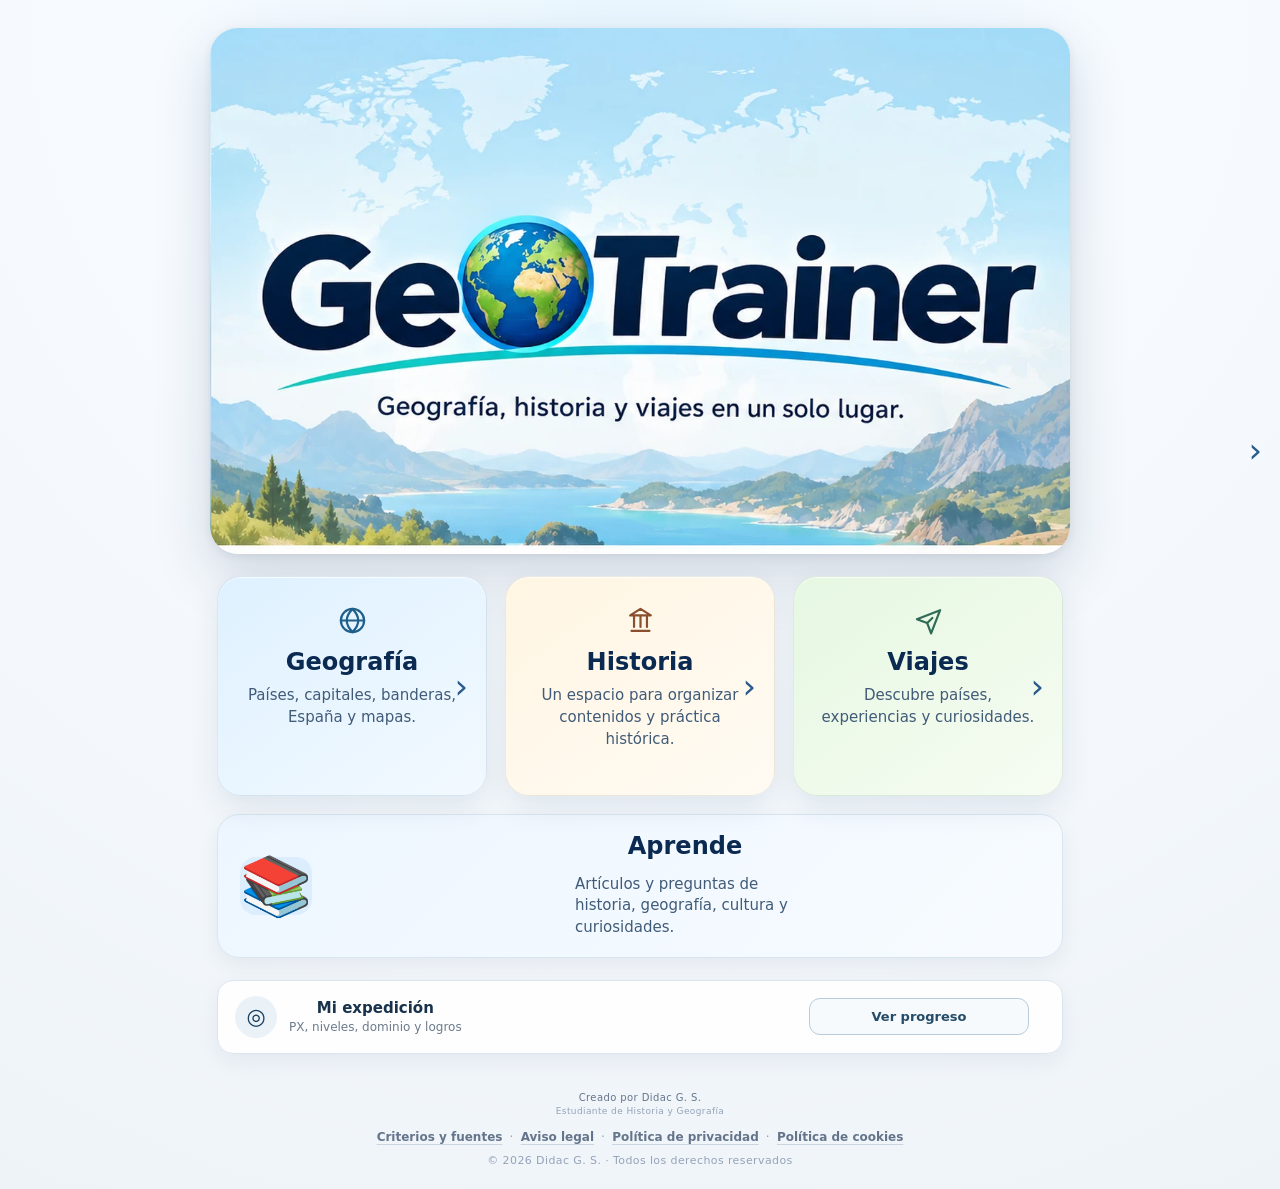
<file: index.html>
<!DOCTYPE html>
<html lang="es">
<head>
  <meta charset="UTF-8">
  <meta name="viewport" content="width=device-width, initial-scale=1.0">
  <meta
    http-equiv="Content-Security-Policy"
    content="default-src 'self'; base-uri 'none'; object-src 'none'; script-src 'self'; style-src 'self'; img-src 'self' data: https:; font-src 'self'; connect-src 'self'; media-src 'self'; worker-src 'self'; manifest-src 'self'; form-action 'none'"
  >
  <meta name="referrer" content="no-referrer">

  <title>GeoTrainer</title>

  <meta name="theme-color" content="#0b2a52">
  <meta name="apple-mobile-web-app-capable" content="yes">
  <meta name="apple-mobile-web-app-status-bar-style" content="default">
  <meta name="apple-mobile-web-app-title" content="GeoTrainer">

  <link rel="icon" href="favicon.ico">
  <link rel="icon" type="image/png" sizes="32x32" href="favicon-32.png">
  <link rel="apple-touch-icon" sizes="180x180" href="apple-touch-icon.png">
  <link rel="manifest" href="site.webmanifest">

  <link rel="stylesheet" href="style.css?v=20261019-mapux1">
</head>

<body>

  <main class="container">

<header id="hero-principal" class="hero hero-portada">

  <h1 class="sr-only">
    GeoTrainer
  </h1>

  <img
    src="home-hero.webp"
    class="home-hero-image"
    alt="GeoTrainer. Geografía, historia y viajes en un solo lugar."
  >

</header>


    <!-- =========================
         PANTALLA PRINCIPAL
    ========================== -->

 
<section id="inicio" class="inicio-portada">
<div class="inicio-opciones">

    <button id="btn-geografia" class="boton-portada">
      <span class="boton-icono boton-icono-svg"><svg viewBox="0 0 24 24" aria-hidden="true" focusable="false"><circle cx="12" cy="12" r="9"></circle><path d="M3 12h18M12 3c3 3.2 4.5 6.2 4.5 9S15 17.8 12 21c-3-3.2-4.5-6.2-4.5-9S9 6.2 12 3Z"></path></svg></span>

      <span class="boton-texto">
        <strong>Geografía</strong>
        <small>Países, capitales, banderas, España y mapas.</small>
      </span>

      <span class="boton-flecha">›</span>
    </button>


    <button id="btn-historia" class="boton-portada">
      <span class="boton-icono boton-icono-svg"><svg viewBox="0 0 24 24" aria-hidden="true" focusable="false"><path d="M5 20h14M7 17V8m5 9V8m5 9V8M4 8h16L12 3 4 8Z"></path></svg></span>

      <span class="boton-texto">
        <strong>Historia</strong>
        <small>Un espacio para organizar contenidos y práctica histórica.</small>
      </span>

      <span class="boton-flecha">›</span>
    </button>


    <button id="btn-viajes" class="boton-portada">
      <span class="boton-icono boton-icono-svg"><svg viewBox="0 0 24 24" aria-hidden="true" focusable="false"><path d="m3 11 18-7-7 18-3-8-8-3Z"></path><path d="m11 14 4-4"></path></svg></span>

      <span class="boton-texto">
        <strong>Viajes</strong>
        <small>Descubre países, experiencias y curiosidades.</small>
      </span>

      <span class="boton-flecha">›</span>
    </button>

  </div>

  <div id="progreso-home" class="progreso-home" aria-live="polite"></div>
</section>


<!-- =========================
     GEOGRAFÍA
========================== -->

<section id="geografia-menu" class="oculto">

  <button id="volver-geografia-inicio" class="btn-volver">
    ← Volver
  </button>

  <div class="espana-cabecera">
    <div class="espana-bandera">🌍</div>

    <h2>Geografía</h2>

    <p>
      Practica países, capitales, banderas, geografía de España,
      mapas y geografía física.
    </p>
  </div>

  <div class="inicio-opciones">

    <button id="btn-capitales" class="boton-portada">
      <span class="boton-icono boton-icono-svg"><svg viewBox="0 0 24 24" aria-hidden="true" focusable="false"><path d="M4 20h16M6 17h12M7 17V9m5 8V9m5 8V9M4 9h16L12 4 4 9Z"></path></svg></span>

      <span class="boton-texto">
        <strong>Capitales</strong>
        <small>¿Conoces la capital de cada país?</small>
      </span>

      <span class="boton-flecha">›</span>
    </button>


    <button id="btn-paises" class="boton-portada">
      <span class="boton-icono boton-icono-svg"><svg viewBox="0 0 24 24" aria-hidden="true" focusable="false"><path d="M5 4h10l4 4-2 5 2 3-5 4-4-2-5 2-2-5 2-4-2-3 2-4Z"></path></svg></span>

      <span class="boton-texto">
        <strong>Países</strong>
        <small>Identifica el país a partir de su capital.</small>
      </span>

      <span class="boton-flecha">›</span>
    </button>


    <button id="btn-banderas" class="boton-portada">
      <span class="boton-icono boton-icono-svg"><svg viewBox="0 0 24 24" aria-hidden="true" focusable="false"><path d="M6 21V4m0 1h10l-2 4 2 4H6"></path></svg></span>

      <span class="boton-texto">
        <strong>Banderas</strong>
        <small>Relaciona cada bandera con su país.</small>
      </span>

      <span class="boton-flecha">›</span>
    </button>


    <button id="btn-espana" class="boton-portada">
      <span class="boton-icono boton-icono-svg"><svg viewBox="0 0 24 24" aria-hidden="true" focusable="false"><path d="M5 6 9 4l4 1 4-1 2 4-1 5-3 1-2 4-5 1-3-3 1-4-2-3 1-3Z"></path><circle cx="12" cy="11" r="1.5"></circle></svg></span>

      <span class="boton-texto">
        <strong>España</strong>
        <small>Comunidades, provincias y capitales.</small>
      </span>

      <span class="boton-flecha">›</span>
    </button>


    <button id="btn-mapas-orografia" class="boton-portada">
      <span class="boton-icono boton-icono-svg"><svg viewBox="0 0 24 24" aria-hidden="true" focusable="false"><path d="m3 18 5-8 3 4 3-7 7 11H3Z"></path><path d="M3 21h18"></path></svg></span>

      <span class="boton-texto">
        <strong>Mapas y geografía física</strong>
        <small>Montañas, ríos, mares y práctica con mapas.</small>
      </span>

      <span class="boton-flecha">›</span>
    </button>

  </div>

</section>


<!-- =========================
     HISTORIA
========================== -->

<section id="historia-menu" class="oculto">

  <button id="volver-historia-inicio" class="btn-volver">
    ← Volver
  </button>

  <div class="espana-cabecera">
    <div class="espana-bandera">📜</div>

    <h2>Historia</h2>

    <p>
      Repasos cronológicos y conceptos esenciales de las grandes civilizaciones antiguas.
    </p>
  </div>

  <div class="inicio-opciones">

    <button class="boton-portada historia-tema-btn" data-historia-tema="mesopotamia">
      <span class="boton-icono">𒀭</span>
      <span class="boton-texto">
        <strong>Mesopotamia</strong>
        <small>Sumer, Acad, Babilonia, Asiria y escritura cuneiforme.</small>
      </span>
      <span class="boton-flecha">›</span>
    </button>

    <button class="boton-portada historia-tema-btn" data-historia-tema="grecia">
      <span class="boton-icono">🏛️</span>
      <span class="boton-texto">
        <strong>Antigua Grecia</strong>
        <small>Mundo egeo, polis, guerras médicas y época helenística.</small>
      </span>
      <span class="boton-flecha">›</span>
    </button>

    <button class="boton-portada historia-tema-btn" data-historia-tema="roma">
      <span class="boton-icono">🏺</span>
      <span class="boton-texto">
        <strong>Antigua Roma</strong>
        <small>Monarquía, República, Imperio y caída de Occidente.</small>
      </span>
      <span class="boton-flecha">›</span>
    </button>

  </div>

</section>


<section id="historia-tema" class="oculto">

  <button id="volver-historia-tema" class="btn-volver">
    ← Volver a Historia
  </button>

  <div id="historia-tema-contenido"></div>

</section>


<section id="historia-subtema" class="oculto">

  <button id="volver-historia-subtema" class="btn-volver">
    ← Volver al tema
  </button>

  <div id="historia-subtema-contenido"></div>

</section>


<!-- =========================
     VIAJES
========================== -->

<section id="viajes-menu" class="oculto">

  <button id="volver-viajes-inicio" class="btn-volver">
    ← Volver
  </button>

  <div class="espana-cabecera">
    <div class="espana-bandera">✈️</div>

    <h2>Viajes</h2>

    <p>
      Curiosidades, historias y contenidos relacionados con los países
      que has visitado o quieras explorar.
    </p>
  </div>

  <div class="inicio-opciones">

    <button id="btn-sabiasque" class="boton-portada">
      <span class="boton-icono">💡</span>

      <span class="boton-texto">
        <strong>¿Sabías que?</strong>
        <small>Descubre curiosidades sobre países del mundo.</small>
      </span>

      <span class="boton-flecha">›</span>
    </button>

    <button id="btn-maravillas" class="boton-portada">
      <span class="boton-icono">✨</span>

      <span class="boton-texto">
        <strong>Maravillas del mundo</strong>
        <small>Las siete maravillas antiguas y las siete modernas.</small>
      </span>

      <span class="boton-flecha">›</span>
    </button>


    <button id="btn-monedas" class="boton-portada">
      <span class="boton-icono">💱</span>

      <span class="boton-texto">
        <strong>Monedas</strong>
        <small>Relaciona países y monedas de todo el mundo.</small>
      </span>

      <span class="boton-flecha">›</span>
    </button>

  </div>

</section>




<!-- =========================
     MARAVILLAS DEL MUNDO
========================== -->

<section id="maravillas-menu" class="oculto">

  <button id="volver-maravillas-viajes" class="btn-volver">
    ← Volver a Viajes
  </button>

  <div class="espana-cabecera">
    <div class="espana-bandera">✨</div>

    <h2>Maravillas del mundo</h2>

    <p>
      Compara las siete maravillas de la Antigüedad con la lista moderna de New7Wonders.
    </p>
  </div>

  <div class="maravillas-selector">
    <button class="maravillas-tab activa" data-maravillas-grupo="antiguas">
      🏺 Antiguas
    </button>

    <button class="maravillas-tab" data-maravillas-grupo="modernas">
      🌍 Modernas
    </button>
  </div>

  <div id="maravillas-lista"></div>

</section>


<!-- =========================
     MONEDAS
========================== -->

<section id="monedas-menu" class="oculto">
  <button id="volver-monedas-viajes" class="btn-volver">← Volver a Viajes</button>

  <div class="espana-cabecera">
    <div class="espana-bandera">💱</div>
    <h2>Monedas</h2>
    <p>Aprende qué moneda utiliza cada país y practica también en sentido inverso.</p>
  </div>

  <div class="monedas-aviso">
    <strong>195 países soberanos</strong>
    <span>Se usa la moneda nacional o principal de referencia en los países con sistemas multimoneda. Actualizado a octubre de 2026.</span>
  </div>

  <div class="inicio-opciones">
    <button class="boton-portada monedas-modo" data-monedas-modo="pais-moneda">
      <span class="boton-icono">🌍</span>
      <span class="boton-texto">
        <strong>País → Moneda</strong>
        <small>Te damos el país y eliges su moneda.</small>
      </span>
      <span class="boton-flecha">›</span>
    </button>

    <button class="boton-portada monedas-modo" data-monedas-modo="moneda-pais">
      <span class="boton-icono">💵</span>
      <span class="boton-texto">
        <strong>Moneda → País</strong>
        <small>Te damos la moneda y eliges un país que la utiliza.</small>
      </span>
      <span class="boton-flecha">›</span>
    </button>
  </div>
</section>

<section id="monedas-config" class="oculto">
  <button id="volver-monedas-menu" class="btn-volver">← Volver a Monedas</button>

  <div class="espana-cabecera">
    <div id="monedas-config-icono" class="espana-bandera">💱</div>
    <h2 id="monedas-config-titulo">País → Moneda</h2>
    <p id="monedas-config-descripcion">Elige la zona geográfica y el tipo de partida.</p>
  </div>

  <div class="bloque-config">
    <label for="monedas-region">🌐 Zona geográfica</label>
    <select id="monedas-region">
      <option value="Todos">Todo el mundo</option>
      <option value="Europa">Europa</option>
      <option value="Asia">Asia</option>
      <option value="África">África</option>
      <option value="América">América</option>
      <option value="Oceanía">Oceanía</option>
    </select>
  </div>

  <div id="monedas-disponibles" class="monedas-disponibles"></div>

  <div class="espana-opciones">
    <button id="monedas-entrenamiento" class="boton-portada">
      <span class="boton-icono">♾️</span>
      <span class="boton-texto">
        <strong>Entrenamiento libre</strong>
        <small>Sin límite · aviso cada 15 preguntas.</small>
      </span>
      <span class="boton-flecha">›</span>
    </button>

    <button id="monedas-examen10" class="boton-portada">
      <span class="boton-icono">📝</span>
      <span class="boton-texto">
        <strong id="monedas-examen10-titulo">Examen · 10 preguntas</strong>
        <small>⏱ 10 s por pregunta · Sin repeticiones.</small>
      </span>
      <span class="boton-flecha">›</span>
    </button>

    <button id="monedas-examen20" class="boton-portada">
      <span class="boton-icono">🎯</span>
      <span class="boton-texto">
        <strong id="monedas-examen20-titulo">Examen · 20 preguntas</strong>
        <small id="monedas-examen20-subtitulo">⏱ 10 s por pregunta · Revisión final.</small>
      </span>
      <span class="boton-flecha">›</span>
    </button>
  </div>
</section>

<section id="monedas-juego" class="oculto">
  <button id="volver-monedas-desde-juego" class="btn-volver">← Volver a Monedas</button>

  <div class="info-partida">
    <span id="monedas-tipo-partida">Monedas</span>
    <span id="monedas-numero-pregunta">Pregunta 1</span>
    <span id="monedas-temporizador" class="temporizador oculto">⏱ 10 s</span>
  </div>

  <div class="marcador">
    <span>✅ <span id="monedas-aciertos">0</span></span>
    <span>❌ <span id="monedas-fallos">0</span></span>
  </div>

  <h2 id="monedas-pregunta">¿Cuál es la moneda de…?</h2>

  <div id="monedas-respuestas"></div>
  <div id="monedas-feedback" class="oculto"></div>

  <button id="monedas-siguiente" class="oculto">Siguiente pregunta →</button>
</section>

<div id="monedas-pausa" class="modal-entrenamiento oculto" role="dialog" aria-modal="true" aria-labelledby="monedas-pausa-titulo">
  <div class="modal-entrenamiento-contenido">
    <div class="modal-entrenamiento-icono">💱</div>
    <h2 id="monedas-pausa-titulo">¡Buen ritmo!</h2>
    <p id="monedas-pausa-texto">Llevas 15 preguntas. ¿Quieres seguir practicando?</p>
    <button id="monedas-continuar">Seguir practicando →</button>
    <button id="monedas-salir" class="btn-secundario">← Volver a Monedas</button>
  </div>
</div>

<section id="monedas-fin" class="oculto">
  <button id="volver-monedas-fin" class="btn-volver">← Volver a Monedas</button>
  <h2>Resultado</h2>
  <div id="monedas-resultado-examen"></div>
  <div id="monedas-revision-examen"></div>

  <div class="acciones-fin-examen">
    <button id="monedas-repetir-examen">↻ Repetir este examen</button>
    <button id="monedas-nuevo-examen">✦ Nuevo examen</button>
    <button id="monedas-repasar-fallos" class="btn-repasar-fallos oculto">🎯 Repasar solo mis fallos</button>
    <button id="monedas-volver-menu" class="btn-secundario">← Volver a Monedas</button>
  </div>
</section>


<!-- =========================
     MAPAS Y GEOGRAFÍA FÍSICA
========================== -->

<section id="mapas-orografia-menu" class="oculto">

  <button id="volver-mapas-orografia-geografia" class="btn-volver">
    ← Volver a Geografía
  </button>

  <div class="espana-cabecera">
    <div class="espana-bandera">🗺️</div>

    <h2>Mapas y geografía física</h2>

    <p>
      Practica el relieve, los ríos, los mares y la localización sobre mapas.
    </p>
  </div>

  <div class="inicio-opciones">

    <button id="btn-montanas" class="boton-portada">
      <span class="boton-icono boton-icono-svg"><svg viewBox="0 0 24 24" aria-hidden="true" focusable="false"><path d="m2 20 6-10 3 4 4-8 7 14H2Z"></path></svg></span>

      <span class="boton-texto">
        <strong>Montañas</strong>
        <small>Relieve, cordilleras y grandes cumbres.</small>
      </span>

      <span class="boton-flecha">›</span>
    </button>


    <button id="btn-rios" class="boton-portada">
      <span class="boton-icono boton-icono-svg"><svg viewBox="0 0 24 24" aria-hidden="true" focusable="false"><path d="M4 5c4 0 4 3 8 3s4-3 8-3M4 11c4 0 4 3 8 3s4-3 8-3M4 17c4 0 4 3 8 3s4-3 8-3"></path></svg></span>

      <span class="boton-texto">
        <strong>Ríos</strong>
        <small>Grandes ríos, cuencas y localización.</small>
      </span>

      <span class="boton-flecha">›</span>
    </button>


    <button id="btn-mares" class="boton-portada">
      <span class="boton-icono boton-icono-svg"><svg viewBox="0 0 24 24" aria-hidden="true" focusable="false"><circle cx="12" cy="12" r="9"></circle><path d="M3.5 13c2.5-1.5 4.5-1.5 7 0s4.5 1.5 7 0 3.5-1 3.5-1"></path><path d="M12 3c2.5 2.8 3.8 5.5 3.8 8"></path></svg></span>

      <span class="boton-texto">
        <strong>Mares y océanos</strong>
        <small>Principales mares y océanos del mundo.</small>
      </span>

      <span class="boton-flecha">›</span>
    </button>


    <button id="btn-mapas" class="boton-portada">
      <span class="boton-icono boton-icono-svg"><svg viewBox="0 0 24 24" aria-hidden="true" focusable="false"><path d="m3 6 6-3 6 3 6-3v15l-6 3-6-3-6 3V6Z"></path><path d="M9 3v15m6-12v15"></path></svg></span>

      <span class="boton-texto">
        <strong>Mapas</strong>
        <small>Práctica de localización de países sobre el mapa.</small>
      </span>

      <span class="boton-flecha">›</span>
    </button>

  </div>

</section>




<!-- =========================
     MONTAÑAS DEL MUNDO
========================== -->

<section id="montanas-menu" class="oculto">

  <button id="volver-montanas-orografia" class="btn-volver">
    ← Volver a Mapas y geografía física
  </button>

  <div class="espana-cabecera">
    <div class="espana-bandera">⛰️</div>

    <h2>Montañas del mundo</h2>

    <p>
      Aprende grandes cumbres y macizos relacionándolos con países,
      cordilleras y pistas geográficas.
    </p>
  </div>

  <div class="rios-opciones">

    <button class="boton-portada montanas-modo" data-montanas-modo="montana-pais">
      <span class="boton-icono">🌍</span>
      <span class="boton-texto">
        <strong>Montaña → País</strong>
        <small>¿En qué país o países se encuentra cada gran cumbre?</small>
      </span>
      <span class="boton-flecha">›</span>
    </button>

    <button class="boton-portada montanas-modo" data-montanas-modo="pais-montana">
      <span class="boton-icono">⛰️</span>
      <span class="boton-texto">
        <strong>País → Montaña</strong>
        <small>Identifica una montaña importante relacionada con cada país.</small>
      </span>
      <span class="boton-flecha">›</span>
    </button>

    <button class="boton-portada montanas-modo" data-montanas-modo="cordillera">
      <span class="boton-icono">🏔️</span>
      <span class="boton-texto">
        <strong>Montaña → Cordillera o región</strong>
        <small>Relaciona cada cumbre con su cordillera o macizo.</small>
      </span>
      <span class="boton-flecha">›</span>
    </button>

    <button class="boton-portada montanas-modo" data-montanas-modo="adivina">
      <span class="boton-icono">🧩</span>
      <span class="boton-texto">
        <strong>Adivina la montaña</strong>
        <small>Usa tres pistas geográficas para identificarla.</small>
      </span>
      <span class="boton-flecha">›</span>
    </button>

    <button id="btn-montanas-mapa" class="boton-portada">
      <span class="boton-icono">🗺️</span>
      <span class="boton-texto">
        <strong>Mapa mundial de montañas</strong>
        <small>Localiza e identifica las grandes cumbres sobre el mapa.</small>
      </span>
      <span class="boton-flecha">›</span>
    </button>

  </div>

  <div class="rios-nota">
    Base inicial: 28 montañas y cumbres destacadas de los principales continentes.
  </div>

</section>


<section id="montanas-config" class="oculto">

  <button id="volver-montanas-menu" class="btn-volver">
    ← Volver a Montañas
  </button>

  <div class="espana-cabecera">
    <div class="espana-bandera">⛰️</div>

    <h2 id="montanas-config-titulo">Montaña → País</h2>

    <p id="montanas-config-descripcion">
      Elige cómo quieres practicar.
    </p>
  </div>

  <div class="espana-opciones">

    <button id="montanas-entrenamiento" class="boton-portada">
      <span class="boton-icono">♾️</span>
      <span class="boton-texto">
        <strong>Entrenamiento libre</strong>
        <small>Sin límite · aviso cada 15 preguntas.</small>
      </span>
      <span class="boton-flecha">›</span>
    </button>

    <button id="montanas-examen10" class="boton-portada">
      <span class="boton-icono">📝</span>
      <span class="boton-texto">
        <strong>Examen · 10 preguntas</strong>
        <small>⏱ 10 s por pregunta · Sin repeticiones.</small>
      </span>
      <span class="boton-flecha">›</span>
    </button>

    <button id="montanas-examen20" class="boton-portada">
      <span class="boton-icono">🎯</span>
      <span class="boton-texto">
        <strong>Examen · 20 preguntas</strong>
        <small>⏱ 10 s por pregunta · Revisión final.</small>
      </span>
      <span class="boton-flecha">›</span>
    </button>

  </div>

</section>


<section id="montanas-juego" class="oculto">

  <button id="volver-montanas-desde-juego" class="btn-volver">
    ← Volver a Montañas
  </button>

  <div class="info-partida">
    <span id="montanas-tipo-partida">Montañas</span>
    <span id="montanas-numero-pregunta">Pregunta 1</span>
    <span id="montanas-temporizador" class="temporizador oculto">⏱ 10 s</span>
  </div>

  <div class="marcador">
    <span>✅ <span id="montanas-aciertos">0</span></span>
    <span>❌ <span id="montanas-fallos">0</span></span>
  </div>

  <h2 id="montanas-pregunta"></h2>

  <div id="montanas-pistas" class="montanas-pistas oculto"></div>

  <div id="montanas-respuestas"></div>

  <div id="montanas-feedback" class="oculto"></div>

  <button id="montanas-siguiente" class="oculto">
    Siguiente pregunta →
  </button>

</section>


<div
  id="montanas-pausa"
  class="modal-entrenamiento oculto"
  role="dialog"
  aria-modal="true"
  aria-labelledby="montanas-pausa-titulo"
>
  <div class="modal-entrenamiento-contenido">
    <div class="modal-entrenamiento-icono">⛰️</div>
    <h2 id="montanas-pausa-titulo">¡Buen ritmo!</h2>
    <p id="montanas-pausa-texto">Llevas 15 preguntas. ¿Quieres seguir practicando?</p>
    <button id="montanas-continuar">Seguir practicando →</button>
    <button id="montanas-salir" class="btn-secundario">← Volver a Montañas</button>
  </div>
</div>


<section id="montanas-fin" class="oculto">

  <button id="volver-montanas-fin" class="btn-volver">
    ← Volver a Montañas
  </button>

  <h2>Resultado</h2>

  <div id="montanas-resultado-examen"></div>
  <div id="montanas-revision-examen"></div>

  <div class="acciones-fin-examen">
    <button id="montanas-repetir-examen">↻ Repetir este examen</button>
    <button id="montanas-nuevo-examen">✦ Nuevo examen</button>
    <button id="montanas-repasar-fallos" class="btn-repasar-fallos oculto">
      🎯 Repasar solo mis fallos
    </button>
    <button id="montanas-volver-menu" class="btn-secundario">
      ← Volver a Montañas
    </button>
  </div>

</section>


<!-- =========================
     MARES Y OCÉANOS
========================== -->

<section id="mares-menu" class="oculto">

  <button id="volver-mares-orografia" class="btn-volver">
    ← Volver a Mapas y geografía física
  </button>

  <div class="espana-cabecera">
    <div class="espana-bandera">🌐</div>

    <h2>Mares y océanos</h2>

    <p>
      Repasa los grandes océanos y los principales mares del mundo.
    </p>
  </div>

  <div class="inicio-opciones">

    <button class="boton-portada mares-modo" data-mares-modo="pistas">
      <span class="boton-icono">🧩</span>

      <span class="boton-texto">
        <strong>Adivina el mar u océano</strong>
        <small>Tres pistas geográficas y cuatro posibles respuestas.</small>
      </span>

      <span class="boton-flecha">›</span>
    </button>

    <button class="boton-portada mares-modo" data-mares-modo="costa">
      <span class="boton-icono">🏖️</span>

      <span class="boton-texto">
        <strong>Mar → País</strong>
        <small>Elige un país que tenga costa en ese mar.</small>
      </span>

      <span class="boton-flecha">›</span>
    </button>

    <button id="btn-mares-mapa" class="boton-portada">
      <span class="boton-icono">🗺️</span>
      <span class="boton-texto">
        <strong>Mapa mundial de mares y océanos</strong>
        <small>Localiza e identifica las principales masas de agua.</small>
      </span>
      <span class="boton-flecha">›</span>
    </button>

  </div>

</section>


<section id="mares-config" class="oculto">

  <button id="volver-mares-menu" class="btn-volver">
    ← Volver a Mares y océanos
  </button>

  <div class="espana-cabecera">
    <div class="espana-bandera">🌐</div>

    <h2 id="mares-config-titulo">Adivina el mar u océano</h2>

    <p id="mares-config-descripcion">
      Elige cómo quieres practicar.
    </p>
  </div>

  <div class="espana-opciones">

    <button id="mares-entrenamiento" class="boton-portada">
      <span class="boton-icono">♾️</span>
      <span class="boton-texto">
        <strong>Entrenamiento libre</strong>
        <small>Sin límite · aviso cada 15 preguntas.</small>
      </span>
      <span class="boton-flecha">›</span>
    </button>

    <button id="mares-examen10" class="boton-portada">
      <span class="boton-icono">📝</span>
      <span class="boton-texto">
        <strong>Examen · 10 preguntas</strong>
        <small>⏱ 10 s por pregunta · Sin repeticiones.</small>
      </span>
      <span class="boton-flecha">›</span>
    </button>

    <button id="mares-examen20" class="boton-portada">
      <span class="boton-icono">🎯</span>
      <span class="boton-texto">
        <strong>Examen · 20 preguntas</strong>
        <small>⏱ 10 s por pregunta · Revisión final.</small>
      </span>
      <span class="boton-flecha">›</span>
    </button>

  </div>

</section>


<section id="mares-juego" class="oculto">

  <button id="volver-mares-desde-juego" class="btn-volver">
    ← Volver a Mares y océanos
  </button>

  <div class="info-partida">
    <span id="mares-tipo-partida">Mares</span>
    <span id="mares-numero-pregunta">Pregunta 1</span>
    <span id="mares-temporizador" class="temporizador oculto">⏱ 10 s</span>
  </div>

  <div class="marcador">
    <span>✅ <span id="mares-aciertos">0</span></span>
    <span>❌ <span id="mares-fallos">0</span></span>
  </div>

  <h2 id="mares-pregunta"></h2>

  <div id="mares-pistas" class="mares-pistas oculto"></div>

  <div id="mares-respuestas"></div>

  <div id="mares-feedback" class="oculto"></div>

  <button id="mares-siguiente" class="oculto">
    Siguiente pregunta →
  </button>

</section>


<div
  id="mares-pausa"
  class="modal-entrenamiento oculto"
  role="dialog"
  aria-modal="true"
  aria-labelledby="mares-pausa-titulo"
>
  <div class="modal-entrenamiento-contenido">
    <div class="modal-entrenamiento-icono">🌐</div>
    <h2 id="mares-pausa-titulo">¡Buen ritmo!</h2>
    <p id="mares-pausa-texto">Llevas 15 preguntas. ¿Quieres seguir practicando?</p>
    <button id="mares-continuar">Seguir practicando →</button>
    <button id="mares-salir" class="btn-secundario">← Volver a Mares y océanos</button>
  </div>
</div>


<section id="mares-fin" class="oculto">

  <button id="volver-mares-fin" class="btn-volver">
    ← Volver a Mares y océanos
  </button>

  <h2>Resultado</h2>

  <div id="mares-resultado-examen"></div>
  <div id="mares-revision-examen"></div>

  <div class="acciones-fin-examen">
    <button id="mares-repetir-examen">↻ Repetir este examen</button>
    <button id="mares-nuevo-examen">✦ Nuevo examen</button>
    <button id="mares-repasar-fallos" class="btn-repasar-fallos oculto">
      🎯 Repasar solo mis fallos
    </button>
    <button id="mares-volver-menu" class="btn-secundario">
      ← Volver a Mares y océanos
    </button>
  </div>

</section>


<!-- =========================
     MAPA MUNDIAL · GEOGRAFÍA FÍSICA
========================== -->

<section id="fisico-mapa" class="oculto mapa-ancho">
  <button id="volver-fisico" class="btn-volver">← Volver</button>

  <div class="espana-cabecera">
    <div class="espana-bandera">🗺️</div>
    <h2 id="fisico-titulo">Mapa mundial de geografía física</h2>
    <p id="fisico-descripcion">Localiza elementos físicos sobre un mapa mundial.</p>
  </div>

  <div id="fisico-selector" class="mapa-selector-panel">
    <p class="mapa-selector-intro">Elige el tipo de ejercicio:</p>
    <div class="inicio-opciones">
      <button class="boton-portada fisico-modo" data-fisico-modo="localiza">
        <span class="boton-icono">⌖</span>
        <span class="boton-texto"><strong>Localizar en el mapa</strong><small>Lee el nombre y toca su posición.</small></span>
        <span class="boton-flecha">›</span>
      </button>
      <button class="boton-portada fisico-modo" data-fisico-modo="identifica">
        <span class="boton-icono">◉</span>
        <span class="boton-texto"><strong>Identificar</strong><small>Observa el punto destacado y elige el nombre correcto.</small></span>
        <span class="boton-flecha">›</span>
      </button>
    </div>
  </div>

  <div id="fisico-juego" class="oculto">
    <div class="info-partida">
      <span>Mapa físico mundial</span>
      <span id="fisico-numero">Pregunta 1</span>
    </div>
    <div class="marcador"><span>✅ <span id="fisico-aciertos">0</span></span><span>❌ <span id="fisico-fallos">0</span></span></div>
    <h2 id="fisico-pregunta" class="mapa-pregunta"></h2>
    <p id="fisico-ayuda" class="mapas-ayuda"></p>
    <div id="fisico-lienzo" class="mapa-lienzo-amplio"></div>
    <div id="fisico-respuestas" class="mapa-respuestas oculto"></div>
    <div id="fisico-feedback" class="oculto feedback-unificado"></div>
    <div class="mapa-acciones"><button id="fisico-siguiente" class="oculto">Siguiente pregunta →</button><button id="fisico-cambiar-modo" class="btn-secundario">Cambiar modo</button></div>
  </div>
</section>


<!-- =========================
     RÍOS DEL MUNDO
========================== -->

<section id="rios-menu" class="oculto">

  <button id="volver-rios-orografia" class="btn-volver">
    ← Volver a Mapas y geografía física
  </button>

  <div class="espana-cabecera rios-cabecera">
    <div class="espana-bandera">🌊</div>

    <h2>Ríos del mundo</h2>

    <p>
      Aprende 50 grandes ríos del mundo relacionándolos con países,
      ciudades, desembocaduras y pistas geográficas.
    </p>
  </div>

  <div class="rios-opciones">

    <button class="boton-portada rios-modo" data-rios-modo="rio-paises">
      <span class="boton-icono">🌊</span>
      <span class="boton-texto">
        <strong>Río → Países</strong>
        <small>¿Por qué países pasa o qué fronteras recorre?</small>
      </span>
      <span class="boton-flecha">›</span>
    </button>

    <button class="boton-portada rios-modo" data-rios-modo="pais-rio">
      <span class="boton-icono">🌍</span>
      <span class="boton-texto">
        <strong>País → Río</strong>
        <small>Identifica un gran río relacionado con cada país.</small>
      </span>
      <span class="boton-flecha">›</span>
    </button>

    <button class="boton-portada rios-modo" data-rios-modo="ciudad-rio">
      <span class="boton-icono">🏙️</span>
      <span class="boton-texto">
        <strong>Ciudad → Río</strong>
        <small>París, Londres, Budapest, Roma… ¿qué río pasa por cada una?</small>
      </span>
      <span class="boton-flecha">›</span>
    </button>

    <button class="boton-portada rios-modo" data-rios-modo="desembocadura">
      <span class="boton-icono">🌅</span>
      <span class="boton-texto">
        <strong>Desembocaduras</strong>
        <small>Relaciona cada río con el mar, océano o río donde termina.</small>
      </span>
      <span class="boton-flecha">›</span>
    </button>

    <button class="boton-portada rios-modo" data-rios-modo="adivina">
      <span class="boton-icono">🧩</span>
      <span class="boton-texto">
        <strong>Adivina el río</strong>
        <small>Usa tres pistas geográficas para identificarlo.</small>
      </span>
      <span class="boton-flecha">›</span>
    </button>

    <button id="btn-rios-mapa" class="boton-portada">
      <span class="boton-icono">🗺️</span>
      <span class="boton-texto">
        <strong>Mapa de ríos de Europa</strong>
        <small>Localiza e identifica 16 ríos principales europeos.</small>
      </span>
      <span class="boton-flecha">›</span>
    </button>

  </div>

  <div class="rios-nota">
    Base actual: 50 grandes ríos del mundo. El mapa interactivo de ríos se centra por ahora en Europa.
  </div>

</section>


<!-- =========================
     CONFIGURACIÓN RÍOS
========================== -->

<section id="rios-config" class="oculto">

  <button id="volver-rios-menu" class="btn-volver">
    ← Volver a Ríos
  </button>

  <div class="espana-cabecera">
    <div id="rios-config-icono" class="espana-bandera">🌊</div>

    <h2 id="rios-config-titulo">
      Ríos del mundo
    </h2>

    <p id="rios-config-descripcion">
      Elige cómo quieres practicar.
    </p>
  </div>

  <div class="bloque-config">
    <label for="rios-region">🌐 Zona geográfica</label>
    <select id="rios-region">
      <option value="Todos">Todo el mundo</option>
      <option value="Europa">Europa</option>
      <option value="Asia">Asia</option>
      <option value="África">África</option>
      <option value="América">América</option>
      <option value="Oceanía">Oceanía</option>
    </select>
  </div>

  <div id="rios-disponibles" class="monedas-disponibles"></div>

  <div class="espana-opciones">

    <button id="rios-entrenamiento" class="boton-portada">
      <span class="boton-icono">♾️</span>
      <span class="boton-texto">
        <strong>Entrenamiento libre</strong>
        <small>Practica sin límite. Te avisaremos cada 15 preguntas.</small>
      </span>
      <span class="boton-flecha">›</span>
    </button>

    <button id="rios-examen10" class="boton-portada">
      <span class="boton-icono">📝</span>
      <span class="boton-texto">
        <strong>Examen · 10 preguntas</strong>
        <small id="rios-examen10-desc">⏱ 10 s por pregunta · Sin preguntas repetidas.</small>
      </span>
      <span class="boton-flecha">›</span>
    </button>

    <button id="rios-examen20" class="boton-portada">
      <span class="boton-icono">🎯</span>
      <span class="boton-texto">
        <strong>Examen · 20 preguntas</strong>
        <small id="rios-examen20-desc">⏱ 10 s por pregunta · Revisión completa al terminar.</small>
      </span>
      <span class="boton-flecha">›</span>
    </button>

  </div>

</section>


<!-- =========================
     JUEGO RÍOS
========================== -->

<section id="rios-juego" class="oculto">

  <button id="volver-rios-desde-juego" class="btn-volver">
    ← Volver a Ríos
  </button>

  <div class="info-partida">
    <span id="rios-tipo-partida">Ríos del mundo</span>
    <span id="rios-numero-pregunta">Pregunta 1</span>
    <span id="rios-temporizador" class="temporizador oculto">⏱ 10 s</span>
  </div>

  <div class="marcador">
    <span>✅ <span id="rios-aciertos">0</span></span>
    <span>❌ <span id="rios-fallos">0</span></span>
  </div>

  <h2 id="rios-pregunta">
    Pregunta
  </h2>

  <div id="rios-pistas" class="rios-pistas oculto"></div>

  <div id="rios-respuestas">
  </div>

  <div id="rios-resultado" class="oculto">
  </div>

  <button id="rios-siguiente" class="oculto">
    Siguiente pregunta →
  </button>

</section>


<!-- =========================
     PAUSA RÍOS
========================== -->

<div
  id="rios-pausa"
  class="modal-entrenamiento oculto"
  role="dialog"
  aria-modal="true"
  aria-labelledby="rios-pausa-titulo"
>

  <div class="modal-entrenamiento-contenido">

    <div class="modal-entrenamiento-icono">🌊</div>

    <h2 id="rios-pausa-titulo">
      ¡Buen ritmo!
    </h2>

    <p id="rios-pausa-texto">
      Llevas 15 preguntas. ¿Quieres seguir practicando?
    </p>

    <button id="rios-continuar">
      Seguir practicando →
    </button>

    <button id="rios-salir" class="btn-secundario">
      ← Volver a Ríos
    </button>

  </div>

</div>


<!-- =========================
     RESULTADO RÍOS
========================== -->

<section id="rios-fin" class="oculto">

  <button id="volver-rios-fin" class="btn-volver">
    ← Volver a Ríos
  </button>

  <h2>Resultado</h2>

  <div id="rios-resultado-examen"></div>

  <div id="rios-revision-examen"></div>

  <div class="acciones-fin-examen">

    <button id="rios-repetir-examen">
      ↻ Repetir este examen
    </button>

    <button id="rios-nuevo-examen">
      ✦ Nuevo examen
    </button>

    <button id="rios-repasar-fallos" class="btn-repasar-fallos oculto">
      🎯 Repasar solo mis fallos
    </button>

    <button id="rios-volver-menu" class="btn-secundario">
      ← Volver a Ríos
    </button>

  </div>

</section>


<!-- =========================
     MAPA DE RÍOS
========================== -->

<section id="rios-mapa-proximamente" class="oculto">

  <button id="volver-rios-mapa" class="btn-volver">
    ← Volver a Ríos
  </button>

  <div id="rios-mapa-selector">

    <div class="espana-cabecera">
      <div class="espana-bandera">🗺️</div>

      <h2>Mapa de ríos</h2>

      <p>
        Practica con 16 de los principales ríos europeos sobre un mapa interactivo.
      </p>
    </div>

    <div class="rios-opciones">

      <button class="boton-portada rios-mapa-modo" data-rios-mapa-modo="localiza">
        <span class="boton-icono">🎯</span>
        <span class="boton-texto">
          <strong>Localiza el río</strong>
          <small>Te damos el nombre y tú tocas su trazado en el mapa.</small>
        </span>
        <span class="boton-flecha">›</span>
      </button>

      <button class="boton-portada rios-mapa-modo" data-rios-mapa-modo="identifica">
        <span class="boton-icono">🔎</span>
        <span class="boton-texto">
          <strong>Identifica el río</strong>
          <small>Se destaca un trazado y eliges qué río es.</small>
        </span>
        <span class="boton-flecha">›</span>
      </button>

    </div>

    <div class="rios-nota">
      Mapa didáctico con trazados simplificados para facilitar el aprendizaje.
    </div>

  </div>


  <div id="rios-mapa-juego" class="oculto">

    <button id="rios-mapa-cambiar-modo" class="btn-volver">
      ← Cambiar modo
    </button>

    <div class="info-partida">
      <span id="rios-mapa-tipo">Mapa de ríos</span>
      <span id="rios-mapa-numero">Pregunta 1</span>
    </div>

    <div class="marcador">
      <span>✅ <span id="rios-mapa-aciertos">0</span></span>
      <span>❌ <span id="rios-mapa-fallos">0</span></span>
    </div>

    <h2 id="rios-mapa-pregunta">
      Localiza…
    </h2>

    <p id="rios-mapa-ayuda" class="mapas-ayuda">
      Toca directamente el trazado del río.
    </p>

    <div id="rios-mapa-lienzo" class="rios-mapa-lienzo"></div>

    <div id="rios-mapa-respuestas" class="rios-mapa-respuestas oculto"></div>

    <div id="rios-mapa-feedback" class="oculto"></div>

    <button id="rios-mapa-siguiente" class="oculto">
      Siguiente pregunta →
    </button>

  </div>

</section>




<!-- =========================
     MAPAS INTERACTIVOS
========================== -->

<section id="mapas-menu" class="oculto">

  <button id="volver-mapas-orografia" class="btn-volver">
    ← Volver a Mapas y geografía física
  </button>

  <div class="espana-cabecera">
    <div class="espana-bandera">🗺️</div>

    <h2>Mapas</h2>

    <p>
      Aprende a localizar países y capitales directamente sobre el mapa.
    </p>
  </div>

  <div class="inicio-opciones">

    <button class="boton-portada mapas-modo" data-mapas-modo="paises">
      <span class="boton-icono">🌍</span>
      <span class="boton-texto">
        <strong>Localizar países</strong>
        <small>Toca directamente el país que se te pide.</small>
      </span>
      <span class="boton-flecha">›</span>
    </button>

    <button class="boton-portada mapas-modo" data-mapas-modo="capitales">
      <span class="boton-icono">📍</span>
      <span class="boton-texto">
        <strong>Localizar capitales</strong>
        <small>Identifica la posición de cada capital sobre el mapa.</small>
      </span>
      <span class="boton-flecha">›</span>
    </button>

  </div>

</section>


<!-- =========================
     MAPAS - CONTINENTE
========================== -->

<section id="mapas-continente" class="oculto">

  <button id="volver-mapas-modo" class="btn-volver">
    ← Volver a Mapas
  </button>

  <div class="espana-cabecera">
    <div id="mapas-continente-icono" class="espana-bandera">🌍</div>

    <h2 id="mapas-continente-titulo">
      Elige continente
    </h2>

    <p>
      Elige continente y practica países o capitales directamente sobre el mapa.
    </p>
  </div>

  <div class="mapas-continentes-grid">

    <button id="mapas-europa" class="boton-portada">
      <span class="boton-icono">🇪🇺</span>
      <span class="boton-texto">
        <strong>Europa</strong>
        <small>Disponible · 45 países y capitales.</small>
      </span>
      <span class="boton-flecha">›</span>
    </button>

    <button id="mapas-asia" class="boton-portada">
      <span class="boton-icono">🌏</span>
      <span class="boton-texto">
        <strong>Asia</strong>
        <small>47 Estados del criterio de GeoTrainer.</small>
      </span>
      <span class="boton-flecha">›</span>
    </button>

    <button id="mapas-africa" class="boton-portada">
      <span class="boton-icono">🌍</span>
      <span class="boton-texto">
        <strong>África</strong>
        <small>54 Estados y sus capitales.</small>
      </span>
      <span class="boton-flecha">›</span>
    </button>

    <button id="mapas-america" class="boton-portada">
      <span class="boton-icono">🌎</span>
      <span class="boton-texto">
        <strong>América</strong>
        <small>35 Estados de América del Norte, Centro, Caribe y Sur.</small>
      </span>
      <span class="boton-flecha">›</span>
    </button>

    <button id="mapas-oceania" class="boton-portada">
      <span class="boton-icono">🌊</span>
      <span class="boton-texto">
        <strong>Oceanía</strong>
        <small>14 Estados insulares y continentales.</small>
      </span>
      <span class="boton-flecha">›</span>
    </button>

  </div>

</section>


<!-- =========================
     MAPAS - CONFIGURACIÓN
========================== -->

<section id="mapas-config" class="oculto">

  <button id="volver-mapas-continente" class="btn-volver">
    ← Volver a continentes
  </button>

  <div class="espana-cabecera">
    <div id="mapas-config-icono" class="espana-bandera">🗺️</div>

    <h2 id="mapas-config-titulo">
      Europa
    </h2>

    <p id="mapas-config-descripcion">
      Elige cómo quieres practicar.
    </p>
  </div>

  <div class="espana-opciones">

    <button id="mapas-entrenamiento" class="boton-portada">
      <span class="boton-icono">♾️</span>
      <span class="boton-texto">
        <strong>Entrenamiento libre</strong>
        <small>Sin límite · aviso cada 15 preguntas.</small>
      </span>
      <span class="boton-flecha">›</span>
    </button>

    <button id="mapas-examen10" class="boton-portada">
      <span class="boton-icono">📝</span>
      <span class="boton-texto">
        <strong>Examen · 10 preguntas</strong>
        <small>⏱ 10 s por pregunta · Sin repeticiones.</small>
      </span>
      <span class="boton-flecha">›</span>
    </button>

    <button id="mapas-examen20" class="boton-portada">
      <span class="boton-icono">🎯</span>
      <span class="boton-texto">
        <strong>Examen · 20 preguntas</strong>
        <small>⏱ 10 s por pregunta · Revisión al terminar.</small>
      </span>
      <span class="boton-flecha">›</span>
    </button>

  </div>

</section>


<!-- =========================
     MAPAS - JUEGO
========================== -->

<section id="mapas-juego" class="oculto">

  <button id="volver-mapas-desde-juego" class="btn-volver">
    ← Volver a Mapas
  </button>

  <div class="info-partida">
    <span id="mapas-tipo-partida">Europa</span>
    <span id="mapas-numero-pregunta">Pregunta 1</span>
    <span id="mapas-temporizador" class="temporizador oculto">⏱ 10 s</span>
  </div>

  <div class="marcador">
    <span>✅ <span id="mapas-aciertos">0</span></span>
    <span>❌ <span id="mapas-fallos">0</span></span>
  </div>

  <h2 id="mapas-pregunta">
    Localiza…
  </h2>

  <p id="mapas-ayuda" class="mapas-ayuda">
    Toca directamente sobre el mapa.
  </p>

  <div id="mapas-lienzo" class="mapas-lienzo">
  </div>

  <div id="mapas-feedback" class="oculto">
  </div>

  <button id="mapas-siguiente" class="oculto">
    Siguiente pregunta →
  </button>

</section>


<!-- =========================
     MAPAS - PAUSA ENTRENAMIENTO
========================== -->

<div
  id="mapas-pausa"
  class="modal-entrenamiento oculto"
  role="dialog"
  aria-modal="true"
  aria-labelledby="mapas-pausa-titulo"
>

  <div class="modal-entrenamiento-contenido">

    <div class="modal-entrenamiento-icono">🗺️</div>

    <h2 id="mapas-pausa-titulo">
      ¡Buen ritmo!
    </h2>

    <p id="mapas-pausa-texto">
      Llevas 15 preguntas. ¿Quieres seguir practicando?
    </p>

    <button id="mapas-continuar">
      Seguir practicando →
    </button>

    <button id="mapas-salir" class="btn-secundario">
      ← Volver a Mapas
    </button>

  </div>

</div>


<!-- =========================
     MAPAS - RESULTADO
========================== -->

<section id="mapas-fin" class="oculto">

  <button id="volver-mapas-fin" class="btn-volver">
    ← Volver a Mapas
  </button>

  <h2>Resultado</h2>

  <div id="mapas-resultado-examen"></div>

  <div id="mapas-revision-examen"></div>

  <div class="acciones-fin-examen">

    <button id="mapas-repetir-examen">
      ↻ Repetir este examen
    </button>

    <button id="mapas-nuevo-examen">
      ✦ Nuevo examen
    </button>

    <button id="mapas-repasar-fallos" class="btn-repasar-fallos oculto">
      🎯 Repasar solo mis fallos
    </button>

    <button id="mapas-volver-menu" class="btn-secundario">
      ← Volver a Mapas
    </button>

  </div>

</section>





    <!-- =========================
         CONFIGURACIÓN
    ========================== -->
<!-- =========================
     BANDERAS
========================== -->

<section id="banderas-menu" class="oculto">

  <button id="volver-banderas-inicio" class="btn-volver">
    ← Volver
  </button>

  <div class="espana-cabecera">

    <div class="espana-bandera">🚩</div>

    <h2>Banderas del mundo</h2>

    <p>
      Practica en los dos sentidos: reconoce el país por su bandera
      o elige la bandera correcta de cada país.
    </p>

  </div>

  <div class="banderas-opciones">

    <button id="btn-bandera-pais" class="boton-portada">
      <span class="boton-icono">🏳️</span>

      <span class="boton-texto">
        <strong>Bandera → País</strong>
        <small>Observa la bandera e identifica el país o territorio.</small>
      </span>

      <span class="boton-flecha">›</span>
    </button>

    <button id="btn-pais-bandera" class="boton-portada">
      <span class="boton-icono">🌍</span>

      <span class="boton-texto">
        <strong>País → Bandera</strong>
        <small>Lee el nombre y elige su bandera.</small>
      </span>

      <span class="boton-flecha">›</span>
    </button>

  </div>

</section>

<!-- =========================
     ESPAÑA
========================== -->

<section id="espana-menu" class="oculto">

  <button id="volver-espana-inicio" class="btn-volver">
    ← Volver
  </button>

  <div class="espana-cabecera">
    <div class="espana-bandera">🇪🇸</div>

    <h2>Geografía de España</h2>

    <p>
      Aprende comunidades autónomas, provincias
      y capitales de provincia.
    </p>
  </div>


  <div class="espana-opciones">

    <button id="btn-espana-capitales" class="boton-portada">
      <span class="boton-icono">🏛️</span>

      <span class="boton-texto">
        <strong>Capitales de provincia</strong>
        <small>Relaciona cada provincia con su capital.</small>
      </span>

      <span class="boton-flecha">›</span>
    </button>

<button id="btn-espana-comunidades" class="boton-portada">

  <span class="boton-icono">🏛️</span>

  <span class="boton-texto">
    <strong>Comunidades autónomas</strong>
    <small>Aprende las 17 comunidades y sus provincias.</small>
  </span>

  <span class="boton-flecha">›</span>

</button>
    <button id="btn-espana-provincia-comunidad" class="boton-portada">
      <span class="boton-icono">🗺️</span>

      <span class="boton-texto">
        <strong>Provincia → Comunidad</strong>
        <small>¿A qué comunidad autónoma pertenece?</small>
      </span>

      <span class="boton-flecha">›</span>
    </button>


    <button id="btn-espana-comunidad-provincia" class="boton-portada">
      <span class="boton-icono">📍</span>

      <span class="boton-texto">
        <strong>Comunidad → Provincia</strong>
        <small>Identifica las provincias de cada comunidad.</small>
      </span>

      <span class="boton-flecha">›</span>
    </button>


    <button id="btn-espana-mapa" class="boton-portada">
      <span class="boton-icono">🗺️</span>
      <span class="boton-texto">
        <strong>Mapa de España</strong>
        <small>Provincias, comunidades, ríos y principales sistemas montañosos.</small>
      </span>
      <span class="boton-flecha">›</span>
    </button>

    <button id="btn-espana-mixto" class="boton-portada">
      <span class="boton-icono">🎯</span>

      <span class="boton-texto">
        <strong>Modo mixto</strong>
        <small>Combina todo lo anterior.</small>
      </span>

      <span class="boton-flecha">›</span>
    </button>

  </div>

</section>

<!-- =========================
     MAPA DIDÁCTICO DE ESPAÑA
========================== -->
<section id="espana-mapa" class="oculto mapa-ancho">
  <button id="volver-espana-mapa" class="btn-volver">← Volver a España</button>
  <div class="espana-cabecera">
    <div class="espana-bandera">🇪🇸</div>
    <h2>Mapa de España</h2>
    <p>Práctica espacial de provincias, comunidades autónomas, ríos y relieve.</p>
  </div>
  <div class="mapa-didactico-aviso">En provincias y comunidades se usan puntos de referencia didácticos; no sustituyen sus límites administrativos exactos.</div>
  <div id="espana-mapa-selector" class="mapa-selector-panel">
    <div class="inicio-opciones">
      <button class="boton-portada espana-mapa-modo" data-espana-mapa-modo="provincia"><span class="boton-icono">📍</span><span class="boton-texto"><strong>Provincias</strong><small>Localiza cada provincia mediante la posición de su capital.</small></span><span class="boton-flecha">›</span></button>
      <button class="boton-portada espana-mapa-modo" data-espana-mapa-modo="comunidad"><span class="boton-icono">🧭</span><span class="boton-texto"><strong>Comunidades autónomas</strong><small>Localiza el centro didáctico de cada comunidad.</small></span><span class="boton-flecha">›</span></button>
      <button class="boton-portada espana-mapa-modo" data-espana-mapa-modo="rios"><span class="boton-icono">🌊</span><span class="boton-texto"><strong>Ríos de España</strong><small>Localiza ocho grandes ríos mediante trazados simplificados.</small></span><span class="boton-flecha">›</span></button>
      <button class="boton-portada espana-mapa-modo" data-espana-mapa-modo="relieve"><span class="boton-icono">⛰️</span><span class="boton-texto"><strong>Sistemas montañosos</strong><small>Localiza siete grandes unidades del relieve peninsular.</small></span><span class="boton-flecha">›</span></button>
    </div>
  </div>
  <div id="espana-mapa-juego" class="oculto">
    <div class="info-partida"><span>Mapa de España</span><span id="espana-mapa-numero">Pregunta 1</span></div>
    <div class="marcador"><span>✅ <span id="espana-mapa-aciertos">0</span></span><span>❌ <span id="espana-mapa-fallos">0</span></span></div>
    <h2 id="espana-mapa-pregunta" class="mapa-pregunta"></h2>
    <p id="espana-mapa-ayuda" class="mapas-ayuda"></p>
    <div id="espana-mapa-lienzo" class="mapa-lienzo-amplio"></div>
    <div id="espana-mapa-feedback" class="oculto feedback-unificado"></div>
    <div class="mapa-acciones"><button id="espana-mapa-siguiente" class="oculto">Siguiente pregunta →</button><button id="espana-mapa-cambiar" class="btn-secundario">Cambiar modo</button></div>
  </div>
</section>

    <!-- =========================
     CONFIGURACIÓN ESPAÑA
========================== -->

<section id="espana-config" class="oculto">

  <button id="volver-espana-menu" class="btn-volver">
    ← Volver
  </button>

  <div class="espana-cabecera">

    <div class="espana-bandera">🇪🇸</div>

    <h2 id="titulo-espana-config">
      Capitales de provincia
    </h2>

    <p>
      ¿Cómo quieres practicar?
    </p>

  </div>


  <div class="espana-opciones">

    <button id="espana-entrenamiento" class="boton-portada">

      <span class="boton-icono">♾️</span>

      <span class="boton-texto">
        <strong>Entrenamiento libre</strong>
        <small>Responde tantas preguntas como quieras.</small>
      </span>

      <span class="boton-flecha">›</span>

    </button>


    <button id="espana-examen10" class="boton-portada">

      <span class="boton-icono">📝</span>

      <span class="boton-texto">
        <strong>Examen · 10 preguntas</strong>
        <small>⏱ 10 s por pregunta · Resultado final al terminar.</small>
      </span>

      <span class="boton-flecha">›</span>

    </button>


    <button id="espana-examen20" class="boton-portada">

      <span class="boton-icono">🎯</span>

      <span class="boton-texto">
        <strong>Examen · 20 preguntas</strong>
        <small>⏱ 10 s por pregunta · Una prueba más completa.</small>
      </span>

      <span class="boton-flecha">›</span>

    </button>

  </div>

</section>
    <!-- =========================
     ¿SABÍAS QUE? - LISTA
========================== -->

<section id="sabiasque-menu" class="oculto">

  <button id="volver-sabiasque-inicio" class="btn-volver">
    ← Volver
  </button>

  <div class="espana-cabecera">

    <div class="espana-bandera">💡</div>

    <h2>¿Sabías que?</h2>

    <p>
      Curiosidades, historias y datos sobre países del mundo.
    </p>

  </div>

  <div id="lista-sabiasque">
    <!-- Aquí aparecerán automáticamente tus publicaciones -->
  </div>

</section>


<!-- =========================
     ¿SABÍAS QUE? - ARTÍCULO
========================== -->

<section id="sabiasque-detalle" class="oculto">

  <button id="volver-sabiasque-lista" class="btn-volver">
    ← Volver
  </button>

  <div id="contenido-sabiasque">
    <!-- Aquí aparecerá la curiosidad completa -->
  </div>

</section>
    <section id="sabiasque-seccion" class="oculto">

  <button id="volver-sabiasque-pais" class="btn-volver">
    ← Volver a Kirguistán
  </button>

  <div id="contenido-sabiasque-seccion">
    <!-- Aquí aparecerá Historia, Curiosidades, Gastronomía o Geografía -->
  </div>

</section>
    <section id="configuracion" class="oculto">

      <button id="volver-inicio" class="btn-volver">
        ← Volver
      </button>

      <h2 id="titulo-configuracion">
        Configurar partida
      </h2>
<div class="bloque-config">

  <label for="contenido">
    🌐 Contenido
  </label>

  <select id="contenido">

    <option value="estados">
      Países soberanos
    </option>

    <option value="todos">
      Países + territorios
    </option>

    <option value="territorios">
      Solo territorios
    </option>

  </select>

</div>

      <div class="bloque-config">

       <select id="continente">

  <option value="Todos">
    Todo el mundo
  </option>

  <option value="Europa">
    Europa
  </option>

  <option value="Asia">
    Asia
  </option>

  <option value="África">
    África
  </option>

  <option value="Norteamérica">
    Norteamérica
  </option>

  <option value="Centroamérica">
    Centroamérica
  </option>

  <option value="Caribe">
    Caribe
  </option>

  <option value="Sudamérica">
    Sudamérica
  </option>

  <option value="Oceanía">
    Oceanía
  </option>

</select>

          
      </div>


      <div class="bloque-config">

        <label for="modo-juego">
          🎯 Modo
        </label>

        <select id="modo-juego">

          <option value="entrenamiento">
            Entrenamiento libre
          </option>

          <option value="examen10">
            Examen · 10 preguntas · 10 s/pregunta
          </option>

          <option value="examen20">
            Examen · 20 preguntas · 10 s/pregunta
          </option>

        </select>

      </div>


      <button id="btn-empezar">
        Empezar →
      </button>

    </section>


    <!-- =========================
         JUEGO
    ========================== -->

    <section id="juego" class="oculto">

      <button id="volver-menu" class="btn-volver">
        ← Volver al menú
      </button>


      <div class="info-partida">

        <span id="tipo-partida">
          Capitales
        </span>

        <span id="continente-partida">
          Todo el mundo
        </span>

      </div>


      <div class="marcador">

        <span id="numero-pregunta">
          Pregunta 1
        </span>

        <span id="temporizador" class="temporizador oculto">
          ⏱ 10 s
        </span>

        <span>
          ✅ <span id="aciertos">0</span>
          &nbsp;
          ❌ <span id="fallos">0</span>
        </span>

      </div>


      <h2 id="pregunta">
        Pregunta
      </h2>


      <div id="respuestas">
      </div>


      <div id="resultado">
      </div>


      <!-- MAPA QUE APARECE SI FALLAS -->

      <div id="mapa-error" class="oculto">

        <h3>
          🗺️ ¿Dónde está?
        </h3>

        <p id="mapa-titulo"></p>

        <div id="mapa-svg"></div>

        <p class="mapa-ayuda">
          El país preguntado está señalado en rojo.
        </p>

      </div>


      <button id="siguiente" class="oculto">
        Siguiente pregunta →
      </button>

    </section>


    <!-- =========================
         PAUSA DE ENTRENAMIENTO
    ========================== -->

    <div
      id="pausa-entrenamiento"
      class="modal-entrenamiento oculto"
      role="dialog"
      aria-modal="true"
      aria-labelledby="titulo-pausa-entrenamiento"
    >

      <div class="modal-entrenamiento-contenido">

        <div class="modal-entrenamiento-icono">
          🎯
        </div>

        <h2 id="titulo-pausa-entrenamiento">
          ¡Buen ritmo!
        </h2>

        <p id="texto-pausa-entrenamiento">
          Llevas 15 preguntas. ¿Quieres seguir practicando?
        </p>

        <button id="continuar-entrenamiento">
          Seguir practicando →
        </button>

        <button
          id="salir-entrenamiento"
          class="btn-secundario"
        >
          ← Volver al menú
        </button>

      </div>

    </div>


    <!-- =========================
         RESULTADO DEL EXAMEN
    ========================== -->

    <section id="fin-examen" class="oculto">

      <h2>
        🏁 Examen terminado
      </h2>

      <div id="resultado-examen">
      </div>

      <div id="revision-examen-final">
      </div>

      <div class="acciones-fin-examen">

        <button id="repetir-examen">
          ↻ Repetir este examen
        </button>

        <button id="nuevo-examen">
          ✦ Nuevo examen
        </button>

        <button id="repasar-fallos" class="btn-repasar-fallos oculto">
          🎯 Repasar solo mis fallos
        </button>

        <button id="volver-fin" class="btn-secundario">
          ← Volver al menú
        </button>

      </div>

    </section>



<!-- =========================
     MI EXPEDICIÓN
========================== -->
<section id="progreso-expedicion" class="oculto">
  <button id="volver-progreso-expedicion" class="btn-volver">← Volver</button>
  <div id="progreso-expedicion-contenido"></div>
</section>


<!-- =========================
     CRITERIOS Y FUENTES
========================== -->
<section id="criterios-fuentes" class="oculto legal-page">
  <button id="volver-criterios-fuentes" class="btn-volver">← Volver</button>
  <div class="legal-header">
    <span class="legal-icono">◎</span>
    <h2>Criterios y fuentes</h2>
    <p>Cómo se organizan y revisan los contenidos de GeoTrainer.</p>
  </div>
  <div class="legal-content">
    <h3>1. Estados incluidos</h3>
    <p>La base principal de GeoTrainer utiliza 195 Estados: los 193 miembros de Naciones Unidas y los dos Estados observadores, Santa Sede y Estado de Palestina. Algunos territorios o entidades con estatus particular pueden aparecer en contenidos específicos, pero no se contabilizan dentro de esos 195.</p>

    <h3>2. Continentes y países transcontinentales</h3>
    <p>Para que los ejercicios sean consistentes se aplica un criterio didáctico único. En la clasificación actual, Rusia se trabaja en Europa, Turquía en Asia y Chipre en Europa. En geografía existen otros criterios válidos para determinados Estados transcontinentales; esta clasificación sirve únicamente para mantener estable el banco de preguntas.</p>

    <h3>3. Capitales con casos especiales</h3>
    <p>Cuando un Estado presenta varias capitales, sedes institucionales o situaciones particulares, GeoTrainer usa una respuesta de referencia y añade una aclaración educativa. Entre otros casos, se distinguen la capital constitucional de Bolivia, la capital administrativa de Sudáfrica, la capital administrativa de Sri Lanka y la ausencia de capital oficial de Nauru.</p>

    <h3>4. Cartografía y geografía física</h3>
    <p>Los mapas mundiales y continentales se basan en cartografía de Natural Earth. Los trazados fluviales y algunos puntos de relieve o mares son representaciones didácticas simplificadas: sirven para aprender localización general y no para medición, navegación o delimitación jurídica.</p>

    <h3>5. Revisión de contenidos</h3>
    <p>Los datos se revisan periódicamente y se contrastan, cuando procede, con fuentes institucionales, cartográficas y geográficas de referencia. Los cambios de capital, denominación o estatus pueden requerir actualizaciones posteriores.</p>

    <p class="legal-update">Última revisión general: octubre de 2026.</p>
  </div>
</section>

<!-- =========================
     AVISO LEGAL
========================== -->

<section id="aviso-legal" class="oculto legal-page">

  <button id="volver-aviso-legal" class="btn-volver">
    ← Volver
  </button>

  <div class="legal-header">
    <span class="legal-icono">⚖️</span>
    <h2>Aviso legal</h2>
    <p>Información sobre GeoTrainer, su uso y sus contenidos.</p>
  </div>

  <div class="legal-content">

    <h3>1. Identificación y finalidad</h3>
    <p>
      GeoTrainer es un proyecto personal, educativo y no comercial creado por
      <strong>Didac G. S.</strong> para facilitar el aprendizaje y la práctica de
      geografía, historia y contenidos relacionados con viajes.
    </p>
    <p>
      En esta versión no se publica una dirección de contacto. Si el proyecto
      incorpora en el futuro servicios, registro de usuarios, publicidad,
      contratación u otras funciones que hagan necesaria información adicional,
      este aviso se actualizará.
    </p>

    <h3>2. Propiedad intelectual</h3>
    <p>
      Salvo que se indique expresamente lo contrario, el código original,
      estructura de la aplicación, diseño, selección y organización de contenidos,
      textos propios, preguntas, explicaciones y demás elementos originales de
      GeoTrainer están protegidos por la normativa de propiedad intelectual.
    </p>
    <p>
      No se autoriza la reproducción, distribución, comunicación pública,
      transformación, extracción sistemática, reutilización comercial o
      publicación de una copia sustancial de esos elementos sin autorización
      expresa de su titular.
    </p>
    <p>
      Esta reserva no alcanza a hechos y datos de conocimiento general —por
      ejemplo, capitales, nombres de países, localización de ríos o datos
      geográficos— ni a materiales de terceros o de dominio público, que se rigen
      por sus propias condiciones. Los datos cartográficos de Natural Earth
      utilizados en los mapas son de dominio público.
    </p>

    <h3>3. Repositorio público</h3>
    <p>
      La publicación del código en un repositorio accesible públicamente no implica
      por sí sola la concesión de una licencia general de reutilización. Los usos
      técnicos permitidos por la plataforma de alojamiento se rigen por sus
      propias condiciones. Fuera de esos permisos, no se concede una licencia
      adicional salvo autorización expresa.
    </p>

    <h3>4. Uso de la aplicación</h3>
    <p>
      GeoTrainer tiene una finalidad exclusivamente educativa. Aunque se procura
      mantener la información revisada, pueden existir errores, omisiones o
      contenidos que necesiten actualización. El usuario debe contrastar la
      información cuando resulte relevante para fines académicos, profesionales
      o de otro tipo.
    </p>

    <h3>5. Legislación de referencia</h3>
    <p>
      Este aviso se ha redactado teniendo en cuenta, entre otras normas, el
      Real Decreto Legislativo 1/1996, de 12 de abril, por el que se aprueba el
      texto refundido de la Ley de Propiedad Intelectual, y la Ley 34/2002, de
      11 de julio, de servicios de la sociedad de la información y de comercio
      electrónico, en la medida en que resulten aplicables.
    </p>

    <p class="legal-update">
      Última actualización: 18 de octubre de 2026.
    </p>

  </div>

</section>


<!-- =========================
     POLÍTICA DE PRIVACIDAD
========================== -->

<section id="politica-privacidad" class="oculto legal-page">

  <button id="volver-privacidad" class="btn-volver">
    ← Volver
  </button>

  <div class="legal-header">
    <span class="legal-icono">🔒</span>
    <h2>Política de privacidad</h2>
    <p>Cómo trata GeoTrainer la información de sus usuarios.</p>
  </div>

  <div class="legal-content">

    <h3>1. Datos solicitados por GeoTrainer</h3>
    <p>
      En su configuración actual, GeoTrainer no dispone de cuentas de usuario,
      formularios de registro ni formularios de contacto y no solicita
      directamente nombre, correo electrónico, teléfono u otros datos personales
      al utilizar los ejercicios.
    </p>

    <h3>2. Progreso educativo opcional</h3>
    <p>
      GeoTrainer permite activar de forma voluntaria «Mi expedición». Si el usuario
      la activa, los PX, niveles, resultados, dominio, logros y conceptos pendientes
      de repaso se guardan mediante <em>localStorage</em> exclusivamente en el navegador
      y dispositivo utilizado. Esta información no se envía a servidores de GeoTrainer,
      no se utiliza para analítica ni publicidad y puede borrarse o exportarse desde la propia aplicación.
    </p>

    <h3>3. Alojamiento y datos técnicos</h3>
    <p>
      GeoTrainer se publica mediante infraestructura de terceros. El proveedor de
      alojamiento puede tratar datos técnicos necesarios para prestar y proteger
      el servicio —por ejemplo, dirección IP, fecha y hora, información del
      navegador o registros de seguridad— de acuerdo con sus propias condiciones
      y políticas.
    </p>

    <h3>4. Analítica y publicidad</h3>
    <p>
      Actualmente GeoTrainer no incorpora herramientas propias de analítica,
      publicidad comportamental ni perfilado de usuarios. Si en el futuro se
      añaden estas funciones, esta política se actualizará antes de su uso y se
      aplicarán las medidas de información y consentimiento que correspondan.
    </p>

    <h3>5. Normativa</h3>
    <p>
      La política se ha redactado teniendo en cuenta el Reglamento (UE) 2016/679
      (RGPD) y la Ley Orgánica 3/2018, de 5 de diciembre, de Protección de Datos
      Personales y garantía de los derechos digitales, en la medida en que
      resulten aplicables.
    </p>

    <h3>6. Contacto y ejercicio de derechos</h3>
    <p>
      GeoTrainer no publica actualmente un canal de contacto específico porque no
      solicita datos personales directamente. Si se habilita un sistema de
      contacto o tratamiento de datos personales, esta sección se actualizará con
      la información necesaria para el ejercicio de los derechos correspondientes.
    </p>

    <p class="legal-update">
      Última actualización: 11 de octubre de 2026.
    </p>

  </div>

</section>


<!-- =========================
     POLÍTICA DE COOKIES
========================== -->

<section id="politica-cookies" class="oculto legal-page">

  <button id="volver-cookies" class="btn-volver">
    ← Volver
  </button>

  <div class="legal-header">
    <span class="legal-icono">🍪</span>
    <h2>Política de cookies</h2>
    <p>Información sobre tecnologías de almacenamiento y seguimiento.</p>
  </div>

  <div class="legal-content">

    <h3>1. Situación actual</h3>
    <p>
      GeoTrainer no instala intencionadamente cookies propias de analítica,
      publicidad, seguimiento o perfilado, ni utiliza actualmente herramientas
      propias de medición de audiencia. La función opcional «Mi expedición» utiliza
      <em>localStorage</em> únicamente después de que el usuario la active, con la
      finalidad de conservar su progreso educativo en ese dispositivo.
    </p>

    <h3>2. Cookies técnicas o de terceros</h3>
    <p>
      La infraestructura de alojamiento o servicios externos que pudieran ser
      enlazados desde la aplicación pueden aplicar sus propias tecnologías
      técnicas y políticas. GeoTrainer no controla las cookies que puedan
      establecerse al abandonar la aplicación y acceder a sitios de terceros.
    </p>

    <h3>3. Cambios futuros</h3>
    <p>
      Si GeoTrainer incorpora en el futuro cookies o tecnologías equivalentes no
      necesarias para el funcionamiento solicitado por el usuario, se actualizará
      esta política y, cuando sea exigible, se solicitará consentimiento antes de
      su instalación, ofreciendo opciones de aceptación y rechazo conforme a la
      normativa aplicable.
    </p>

    <h3>4. Normativa de referencia</h3>
    <p>
      Esta política tiene en cuenta el artículo 22.2 de la Ley 34/2002, de
      servicios de la sociedad de la información y de comercio electrónico, así
      como los criterios publicados por la Agencia Española de Protección de
      Datos sobre el uso de cookies.
    </p>

    <p class="legal-update">
      Última actualización: 11 de octubre de 2026.
    </p>

  </div>

</section>


<footer class="autor">
  <div>Creado por Didac G. S.</div>
  <div class="autor-subtitulo">Estudiante de Historia y Geografía</div>

  <div class="legal-footer">
    <button id="btn-criterios-fuentes" class="legal-link">Criterios y fuentes</button>
    <span aria-hidden="true">·</span>
    <button id="btn-aviso-legal" class="legal-link">Aviso legal</button>
    <span aria-hidden="true">·</span>
    <button id="btn-privacidad" class="legal-link">Política de privacidad</button>
    <span aria-hidden="true">·</span>
    <button id="btn-cookies" class="legal-link">Política de cookies</button>
  </div>

  <div class="legal-copyright">
    © 2026 Didac G. S. · Todos los derechos reservados
  </div>
</footer>
  </main>


<script src="countries.js?v=20261016-r2"></script>
<script src="espana.js?v=20261016-r2"></script>
<script src="sabiasque.js?v=20261016-r2"></script>
<script src="script.js?v=20261016-r2fix1"></script>
  <script src="aprende.js?v=1"></script>
<script src="mapas-europa.js?v=20261016-r2"></script>
<script src="mapas-mundo.js?v=20261016-r2"></script>
<script src="mapa-ux.js?v=20261106-encuadre"></script>
<script src="rios.js?v=20261106-encuadre"></script>
<script src="mapas.js?v=20261106-encuadre"></script>
<script src="monedas.js?v=20261016-r2"></script>
<script src="mares.js?v=20261016-r2"></script>
<script src="historia.js?v=20261016-r2"></script>
<script src="maravillas.js?v=20261016-r2"></script>
<script src="montanas.js?v=20261016-r2"></script>
<script src="mapas-fisicos.js?v=20261106-encuadre"></script>
<script src="espana-mapa.js?v=20261106-encuadre"></script>
<script src="ui-revision2.js?v=20261016-r2"></script>
<script src="progreso.js?v=20261018-progress2"></script>

</body>
</html>
</file>
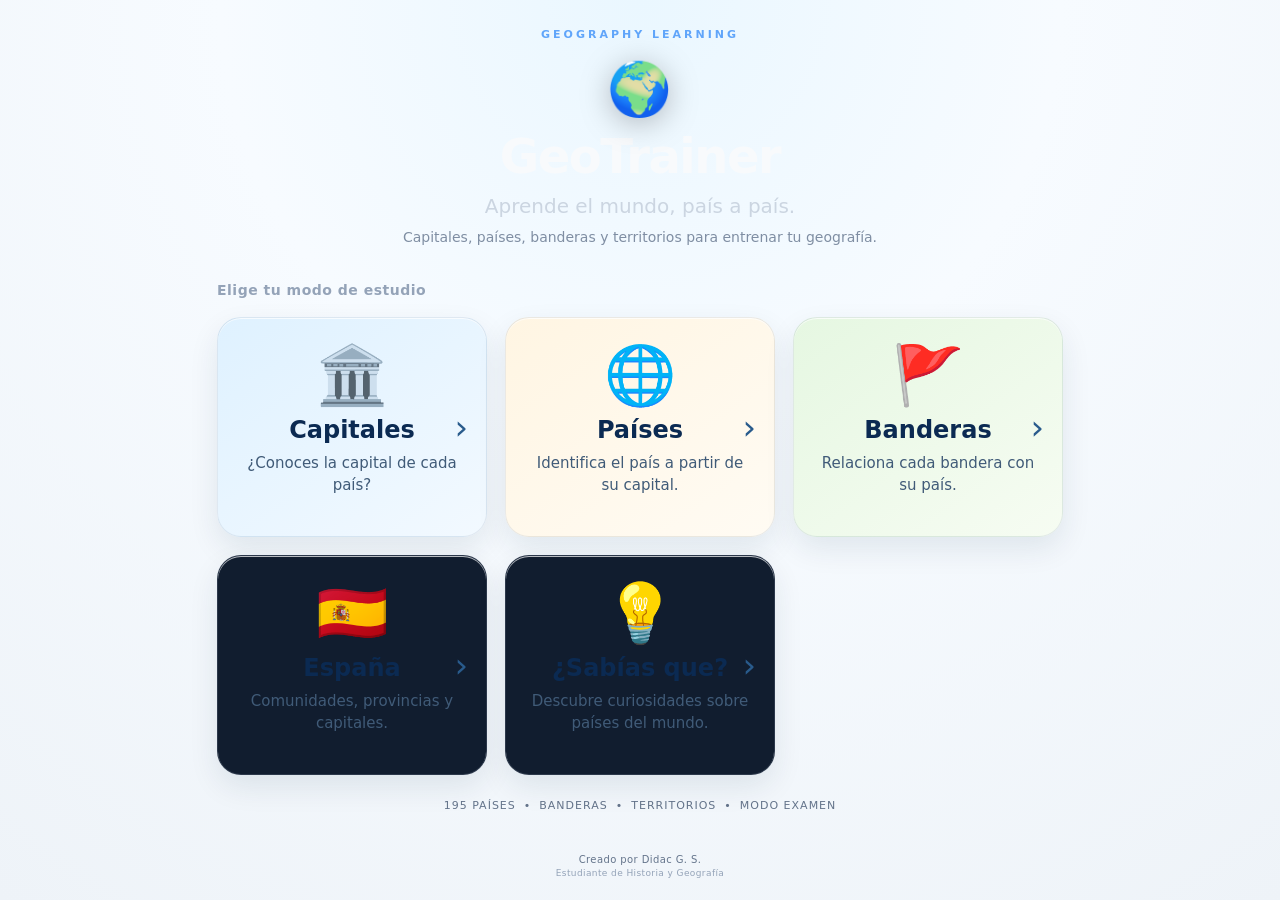
<file: index (1).html>
<!DOCTYPE html>
<html lang="es">
<head>
  <meta charset="UTF-8">
  <meta name="viewport" content="width=device-width, initial-scale=1.0">

  <title>GeoTrainer</title>

  <link rel="stylesheet" href="style.css">
</head>

<body>

  <main class="container">

<header class="hero">

  <div class="hero-etiqueta">
    GEOGRAPHY LEARNING
  </div>

  <div class="hero-icono">
    🌍
  </div>

  <h1>GeoTrainer</h1>

  <p class="hero-subtitulo">
    Aprende el mundo, país a país.
  </p>

  <p class="hero-descripcion">
    Capitales, países, banderas y territorios para entrenar tu geografía.
  </p>

</header>


    <!-- =========================
         PANTALLA PRINCIPAL
    ========================== -->

 <section id="inicio" class="inicio-portada">

  <div class="inicio-titulo">
    Elige tu modo de estudio
  </div>

  <div class="inicio-opciones">

    <button id="btn-capitales" class="boton-portada">
      <span class="boton-icono">🏛️</span>

      <span class="boton-texto">
        <strong>Capitales</strong>
        <small>¿Conoces la capital de cada país?</small>
      </span>

      <span class="boton-flecha">›</span>
    </button>


    <button id="btn-paises" class="boton-portada">
      <span class="boton-icono">🌐</span>

      <span class="boton-texto">
        <strong>Países</strong>
        <small>Identifica el país a partir de su capital.</small>
      </span>

      <span class="boton-flecha">›</span>
    </button>

    <button id="btn-banderas" class="boton-portada">
      <span class="boton-icono">🚩</span>

      <span class="boton-texto">
        <strong>Banderas</strong>
        <small>Relaciona cada bandera con su país.</small>
      </span>

      <span class="boton-flecha">›</span>
    </button>

<button id="btn-espana" class="boton-portada">
  <span class="boton-icono">🇪🇸</span>

  <span class="boton-texto">
    <strong>España</strong>
    <small>Comunidades, provincias y capitales.</small>
  </span>

  <span class="boton-flecha">›</span>
</button>
    <button id="btn-sabiasque" class="boton-portada">

  <span class="boton-icono">💡</span>

  <span class="boton-texto">
    <strong>¿Sabías que?</strong>
    <small>Descubre curiosidades sobre países del mundo.</small>
  </span>

  <span class="boton-flecha">›</span>

</button>
  </div>


  <div class="portada-info">
    <span>195 países</span>
    <span>•</span>
    <span>Banderas</span>
    <span>•</span>
    <span>Territorios</span>
    <span>•</span>
    <span>Modo examen</span>
  </div>

</section>


    <!-- =========================
         CONFIGURACIÓN
    ========================== -->
<!-- =========================
     BANDERAS
========================== -->

<section id="banderas-menu" class="oculto">

  <button id="volver-banderas-inicio" class="btn-volver">
    ← Volver
  </button>

  <div class="espana-cabecera">

    <div class="espana-bandera">🚩</div>

    <h2>Banderas del mundo</h2>

    <p>
      Practica en los dos sentidos: reconoce el país por su bandera
      o elige la bandera correcta de cada país.
    </p>

  </div>

  <div class="banderas-opciones">

    <button id="btn-bandera-pais" class="boton-portada">
      <span class="boton-icono">🏳️</span>

      <span class="boton-texto">
        <strong>Bandera → País</strong>
        <small>Observa la bandera e identifica el país o territorio.</small>
      </span>

      <span class="boton-flecha">›</span>
    </button>

    <button id="btn-pais-bandera" class="boton-portada">
      <span class="boton-icono">🌍</span>

      <span class="boton-texto">
        <strong>País → Bandera</strong>
        <small>Lee el nombre y elige su bandera.</small>
      </span>

      <span class="boton-flecha">›</span>
    </button>

  </div>

</section>

<!-- =========================
     ESPAÑA
========================== -->

<section id="espana-menu" class="oculto">

  <button id="volver-espana-inicio" class="btn-volver">
    ← Volver
  </button>

  <div class="espana-cabecera">
    <div class="espana-bandera">🇪🇸</div>

    <h2>Geografía de España</h2>

    <p>
      Aprende comunidades autónomas, provincias
      y capitales de provincia.
    </p>
  </div>


  <div class="espana-opciones">

    <button id="btn-espana-capitales" class="boton-portada">
      <span class="boton-icono">🏛️</span>

      <span class="boton-texto">
        <strong>Capitales de provincia</strong>
        <small>Relaciona cada provincia con su capital.</small>
      </span>

      <span class="boton-flecha">›</span>
    </button>

<button id="btn-espana-comunidades" class="boton-portada">

  <span class="boton-icono">🏛️</span>

  <span class="boton-texto">
    <strong>Comunidades autónomas</strong>
    <small>Aprende las 17 comunidades y sus provincias.</small>
  </span>

  <span class="boton-flecha">›</span>

</button>
    <button id="btn-espana-provincia-comunidad" class="boton-portada">
      <span class="boton-icono">🗺️</span>

      <span class="boton-texto">
        <strong>Provincia → Comunidad</strong>
        <small>¿A qué comunidad autónoma pertenece?</small>
      </span>

      <span class="boton-flecha">›</span>
    </button>


    <button id="btn-espana-comunidad-provincia" class="boton-portada">
      <span class="boton-icono">📍</span>

      <span class="boton-texto">
        <strong>Comunidad → Provincia</strong>
        <small>Identifica las provincias de cada comunidad.</small>
      </span>

      <span class="boton-flecha">›</span>
    </button>


    <button id="btn-espana-mixto" class="boton-portada">
      <span class="boton-icono">🎯</span>

      <span class="boton-texto">
        <strong>Modo mixto</strong>
        <small>Combina todo lo anterior.</small>
      </span>

      <span class="boton-flecha">›</span>
    </button>

  </div>

</section>
    <!-- =========================
     CONFIGURACIÓN ESPAÑA
========================== -->

<section id="espana-config" class="oculto">

  <button id="volver-espana-menu" class="btn-volver">
    ← Volver
  </button>

  <div class="espana-cabecera">

    <div class="espana-bandera">🇪🇸</div>

    <h2 id="titulo-espana-config">
      Capitales de provincia
    </h2>

    <p>
      ¿Cómo quieres practicar?
    </p>

  </div>


  <div class="espana-opciones">

    <button id="espana-entrenamiento" class="boton-portada">

      <span class="boton-icono">♾️</span>

      <span class="boton-texto">
        <strong>Entrenamiento libre</strong>
        <small>Responde tantas preguntas como quieras.</small>
      </span>

      <span class="boton-flecha">›</span>

    </button>


    <button id="espana-examen10" class="boton-portada">

      <span class="boton-icono">📝</span>

      <span class="boton-texto">
        <strong>Examen · 10 preguntas</strong>
        <small>⏱ 10 s por pregunta · Resultado final al terminar.</small>
      </span>

      <span class="boton-flecha">›</span>

    </button>


    <button id="espana-examen20" class="boton-portada">

      <span class="boton-icono">🎯</span>

      <span class="boton-texto">
        <strong>Examen · 20 preguntas</strong>
        <small>⏱ 10 s por pregunta · Una prueba más completa.</small>
      </span>

      <span class="boton-flecha">›</span>

    </button>

  </div>

</section>
    <!-- =========================
     ¿SABÍAS QUE? - LISTA
========================== -->

<section id="sabiasque-menu" class="oculto">

  <button id="volver-sabiasque-inicio" class="btn-volver">
    ← Volver
  </button>

  <div class="espana-cabecera">

    <div class="espana-bandera">💡</div>

    <h2>¿Sabías que?</h2>

    <p>
      Curiosidades, historias y datos sobre países del mundo.
    </p>

  </div>

  <div id="lista-sabiasque">
    <!-- Aquí aparecerán automáticamente tus publicaciones -->
  </div>

</section>


<!-- =========================
     ¿SABÍAS QUE? - ARTÍCULO
========================== -->

<section id="sabiasque-detalle" class="oculto">

  <button id="volver-sabiasque-lista" class="btn-volver">
    ← Volver
  </button>

  <div id="contenido-sabiasque">
    <!-- Aquí aparecerá la curiosidad completa -->
  </div>

</section>
    <section id="sabiasque-seccion" class="oculto">

  <button id="volver-sabiasque-pais" class="btn-volver">
    ← Volver a Kirguistán
  </button>

  <div id="contenido-sabiasque-seccion">
    <!-- Aquí aparecerá Historia, Curiosidades, Gastronomía o Geografía -->
  </div>

</section>
    <section id="configuracion" class="oculto">

      <button id="volver-inicio" class="btn-volver">
        ← Volver
      </button>

      <h2 id="titulo-configuracion">
        Configurar partida
      </h2>
<div class="bloque-config">

  <label for="contenido">
    🌐 Contenido
  </label>

  <select id="contenido">

    <option value="estados">
      Países soberanos
    </option>

    <option value="todos">
      Países + territorios
    </option>

    <option value="territorios">
      Solo territorios
    </option>

  </select>

</div>

      <div class="bloque-config">

       <select id="continente">

  <option value="Todos">
    Todo el mundo
  </option>

  <option value="Europa">
    Europa
  </option>

  <option value="Asia">
    Asia
  </option>

  <option value="África">
    África
  </option>

  <option value="Norteamérica">
    Norteamérica
  </option>

  <option value="Centroamérica">
    Centroamérica
  </option>

  <option value="Caribe">
    Caribe
  </option>

  <option value="Sudamérica">
    Sudamérica
  </option>

  <option value="Oceanía">
    Oceanía
  </option>

</select>

          
      </div>


      <div class="bloque-config">

        <label for="modo-juego">
          🎯 Modo
        </label>

        <select id="modo-juego">

          <option value="entrenamiento">
            Entrenamiento libre
          </option>

          <option value="examen10">
            Examen · 10 preguntas · 10 s/pregunta
          </option>

          <option value="examen20">
            Examen · 20 preguntas · 10 s/pregunta
          </option>

        </select>

      </div>


      <button id="btn-empezar">
        Empezar →
      </button>

    </section>


    <!-- =========================
         JUEGO
    ========================== -->

    <section id="juego" class="oculto">

      <button id="volver-menu" class="btn-volver">
        ← Volver al menú
      </button>


      <div class="info-partida">

        <span id="tipo-partida">
          Capitales
        </span>

        <span id="continente-partida">
          Todo el mundo
        </span>

      </div>


      <div class="marcador">

        <span id="numero-pregunta">
          Pregunta 1
        </span>

        <span id="temporizador" class="temporizador oculto">
          ⏱ 10 s
        </span>

        <span>
          ✅ <span id="aciertos">0</span>
          &nbsp;
          ❌ <span id="fallos">0</span>
        </span>

      </div>


      <h2 id="pregunta">
        Pregunta
      </h2>


      <div id="respuestas">
      </div>


      <div id="resultado">
      </div>


      <!-- MAPA QUE APARECE SI FALLAS -->

      <div id="mapa-error" class="oculto">

        <h3>
          🗺️ ¿Dónde está?
        </h3>

        <p id="mapa-titulo"></p>

        <div id="mapa-svg"></div>

        <p class="mapa-ayuda">
          El país preguntado está señalado en rojo.
        </p>

      </div>


      <button id="siguiente" class="oculto">
        Siguiente pregunta →
      </button>

    </section>


    <!-- =========================
         RESULTADO DEL EXAMEN
    ========================== -->

    <section id="fin-examen" class="oculto">

      <h2>
        🏁 Examen terminado
      </h2>

      <div id="resultado-examen">
      </div>

      <button id="repetir-examen">
        🔄 Repetir examen
      </button>

      <button id="volver-fin" class="btn-secundario">
        ← Volver al menú
      </button>

    </section>

<footer class="autor">
  <div>Creado por Didac G. S.</div>
  <div class="autor-subtitulo">Estudiante de Historia y Geografía</div>
</footer>
  </main>


<script src="countries.js"></script>
<script src="espana.js"></script>
  <script src="sabiasque.js"></script>
<script src="script.js"></script>

</body>
</html>
</file>
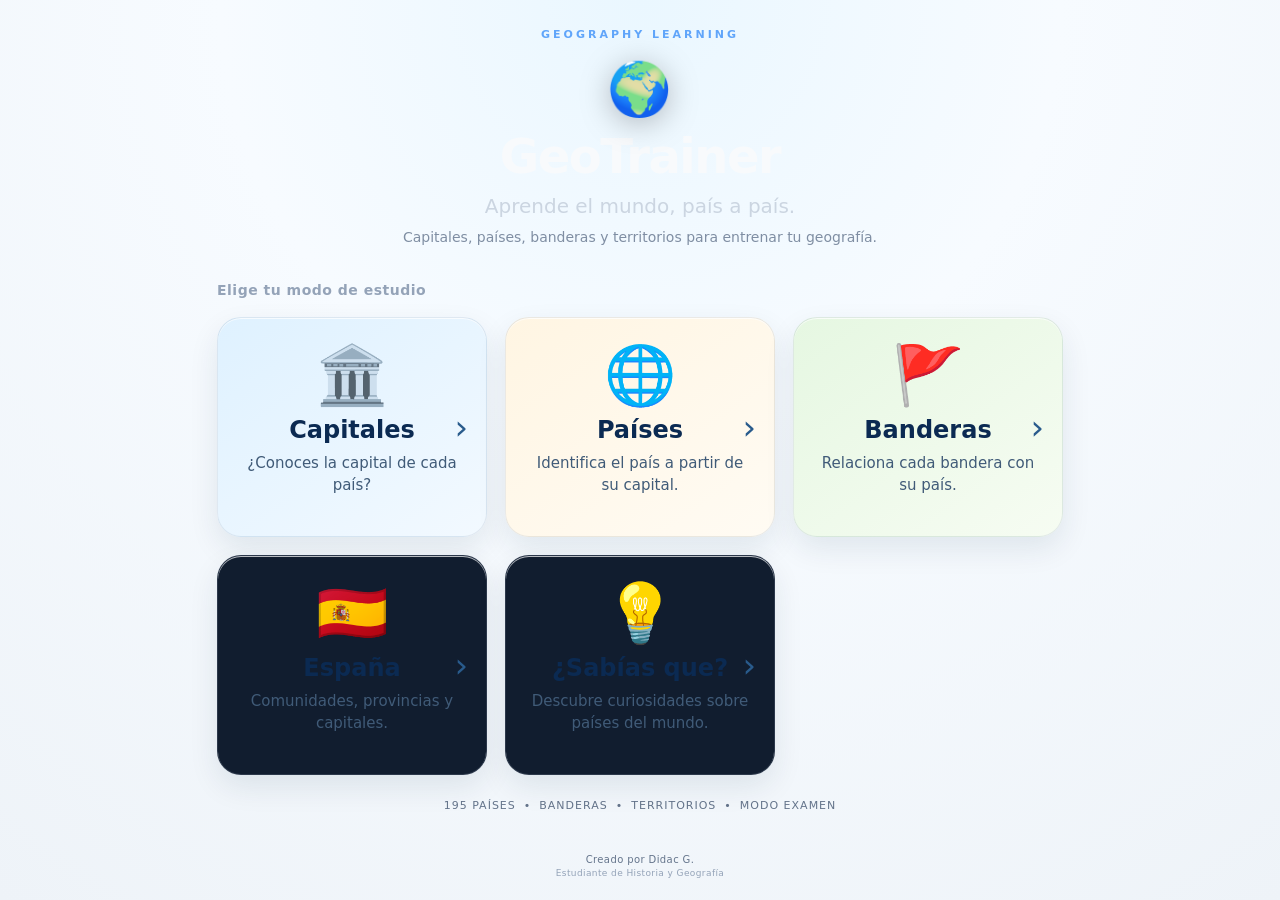
<file: index 8.html>
<!DOCTYPE html>
<html lang="es">
<head>
  <meta charset="UTF-8">
  <meta name="viewport" content="width=device-width, initial-scale=1.0">

  <title>GeoTrainer</title>

  <link rel="stylesheet" href="style.css">
</head>

<body>

  <main class="container">

<header class="hero">

  <div class="hero-etiqueta">
    GEOGRAPHY LEARNING
  </div>

  <div class="hero-icono">
    🌍
  </div>

  <h1>GeoTrainer</h1>

  <p class="hero-subtitulo">
    Aprende el mundo, país a país.
  </p>

  <p class="hero-descripcion">
    Capitales, países, banderas y territorios para entrenar tu geografía.
  </p>

</header>


    <!-- =========================
         PANTALLA PRINCIPAL
    ========================== -->

 <section id="inicio" class="inicio-portada">

  <div class="inicio-titulo">
    Elige tu modo de estudio
  </div>

  <div class="inicio-opciones">

    <button id="btn-capitales" class="boton-portada">
      <span class="boton-icono">🏛️</span>

      <span class="boton-texto">
        <strong>Capitales</strong>
        <small>¿Conoces la capital de cada país?</small>
      </span>

      <span class="boton-flecha">›</span>
    </button>


    <button id="btn-paises" class="boton-portada">
      <span class="boton-icono">🌐</span>

      <span class="boton-texto">
        <strong>Países</strong>
        <small>Identifica el país a partir de su capital.</small>
      </span>

      <span class="boton-flecha">›</span>
    </button>

    <button id="btn-banderas" class="boton-portada">
      <span class="boton-icono">🚩</span>

      <span class="boton-texto">
        <strong>Banderas</strong>
        <small>Relaciona cada bandera con su país.</small>
      </span>

      <span class="boton-flecha">›</span>
    </button>

<button id="btn-espana" class="boton-portada">
  <span class="boton-icono">🇪🇸</span>

  <span class="boton-texto">
    <strong>España</strong>
    <small>Comunidades, provincias y capitales.</small>
  </span>

  <span class="boton-flecha">›</span>
</button>
    <button id="btn-sabiasque" class="boton-portada">

  <span class="boton-icono">💡</span>

  <span class="boton-texto">
    <strong>¿Sabías que?</strong>
    <small>Descubre curiosidades sobre países del mundo.</small>
  </span>

  <span class="boton-flecha">›</span>

</button>
  </div>


  <div class="portada-info">
    <span>195 países</span>
    <span>•</span>
    <span>Banderas</span>
    <span>•</span>
    <span>Territorios</span>
    <span>•</span>
    <span>Modo examen</span>
  </div>

</section>


    <!-- =========================
         CONFIGURACIÓN
    ========================== -->
<!-- =========================
     BANDERAS
========================== -->

<section id="banderas-menu" class="oculto">

  <button id="volver-banderas-inicio" class="btn-volver">
    ← Volver
  </button>

  <div class="espana-cabecera">

    <div class="espana-bandera">🚩</div>

    <h2>Banderas del mundo</h2>

    <p>
      Practica en los dos sentidos: reconoce el país por su bandera
      o elige la bandera correcta de cada país.
    </p>

  </div>

  <div class="banderas-opciones">

    <button id="btn-bandera-pais" class="boton-portada">
      <span class="boton-icono">🏳️</span>

      <span class="boton-texto">
        <strong>Bandera → País</strong>
        <small>Observa la bandera e identifica el país o territorio.</small>
      </span>

      <span class="boton-flecha">›</span>
    </button>

    <button id="btn-pais-bandera" class="boton-portada">
      <span class="boton-icono">🌍</span>

      <span class="boton-texto">
        <strong>País → Bandera</strong>
        <small>Lee el nombre y elige su bandera.</small>
      </span>

      <span class="boton-flecha">›</span>
    </button>

  </div>

</section>

<!-- =========================
     ESPAÑA
========================== -->

<section id="espana-menu" class="oculto">

  <button id="volver-espana-inicio" class="btn-volver">
    ← Volver
  </button>

  <div class="espana-cabecera">
    <div class="espana-bandera">🇪🇸</div>

    <h2>Geografía de España</h2>

    <p>
      Aprende comunidades autónomas, provincias
      y capitales de provincia.
    </p>
  </div>


  <div class="espana-opciones">

    <button id="btn-espana-capitales" class="boton-portada">
      <span class="boton-icono">🏛️</span>

      <span class="boton-texto">
        <strong>Capitales de provincia</strong>
        <small>Relaciona cada provincia con su capital.</small>
      </span>

      <span class="boton-flecha">›</span>
    </button>

<button id="btn-espana-comunidades" class="boton-portada">

  <span class="boton-icono">🏛️</span>

  <span class="boton-texto">
    <strong>Comunidades autónomas</strong>
    <small>Aprende las 17 comunidades y sus provincias.</small>
  </span>

  <span class="boton-flecha">›</span>

</button>
    <button id="btn-espana-provincia-comunidad" class="boton-portada">
      <span class="boton-icono">🗺️</span>

      <span class="boton-texto">
        <strong>Provincia → Comunidad</strong>
        <small>¿A qué comunidad autónoma pertenece?</small>
      </span>

      <span class="boton-flecha">›</span>
    </button>


    <button id="btn-espana-comunidad-provincia" class="boton-portada">
      <span class="boton-icono">📍</span>

      <span class="boton-texto">
        <strong>Comunidad → Provincia</strong>
        <small>Identifica las provincias de cada comunidad.</small>
      </span>

      <span class="boton-flecha">›</span>
    </button>


    <button id="btn-espana-mixto" class="boton-portada">
      <span class="boton-icono">🎯</span>

      <span class="boton-texto">
        <strong>Modo mixto</strong>
        <small>Combina todo lo anterior.</small>
      </span>

      <span class="boton-flecha">›</span>
    </button>

  </div>

</section>
    <!-- =========================
     CONFIGURACIÓN ESPAÑA
========================== -->

<section id="espana-config" class="oculto">

  <button id="volver-espana-menu" class="btn-volver">
    ← Volver
  </button>

  <div class="espana-cabecera">

    <div class="espana-bandera">🇪🇸</div>

    <h2 id="titulo-espana-config">
      Capitales de provincia
    </h2>

    <p>
      ¿Cómo quieres practicar?
    </p>

  </div>


  <div class="espana-opciones">

    <button id="espana-entrenamiento" class="boton-portada">

      <span class="boton-icono">♾️</span>

      <span class="boton-texto">
        <strong>Entrenamiento libre</strong>
        <small>Responde tantas preguntas como quieras.</small>
      </span>

      <span class="boton-flecha">›</span>

    </button>


    <button id="espana-examen10" class="boton-portada">

      <span class="boton-icono">📝</span>

      <span class="boton-texto">
        <strong>Examen · 10 preguntas</strong>
        <small>⏱ 10 s por pregunta · Resultado final al terminar.</small>
      </span>

      <span class="boton-flecha">›</span>

    </button>


    <button id="espana-examen20" class="boton-portada">

      <span class="boton-icono">🎯</span>

      <span class="boton-texto">
        <strong>Examen · 20 preguntas</strong>
        <small>⏱ 10 s por pregunta · Una prueba más completa.</small>
      </span>

      <span class="boton-flecha">›</span>

    </button>

  </div>

</section>
    <!-- =========================
     ¿SABÍAS QUE? - LISTA
========================== -->

<section id="sabiasque-menu" class="oculto">

  <button id="volver-sabiasque-inicio" class="btn-volver">
    ← Volver
  </button>

  <div class="espana-cabecera">

    <div class="espana-bandera">💡</div>

    <h2>¿Sabías que?</h2>

    <p>
      Curiosidades, historias y datos sobre países del mundo.
    </p>

  </div>

  <div id="lista-sabiasque">
    <!-- Aquí aparecerán automáticamente tus publicaciones -->
  </div>

</section>


<!-- =========================
     ¿SABÍAS QUE? - ARTÍCULO
========================== -->

<section id="sabiasque-detalle" class="oculto">

  <button id="volver-sabiasque-lista" class="btn-volver">
    ← Volver
  </button>

  <div id="contenido-sabiasque">
    <!-- Aquí aparecerá la curiosidad completa -->
  </div>

</section>
    <section id="sabiasque-seccion" class="oculto">

  <button id="volver-sabiasque-pais" class="btn-volver">
    ← Volver a Kirguistán
  </button>

  <div id="contenido-sabiasque-seccion">
    <!-- Aquí aparecerá Historia, Curiosidades, Gastronomía o Geografía -->
  </div>

</section>
    <section id="configuracion" class="oculto">

      <button id="volver-inicio" class="btn-volver">
        ← Volver
      </button>

      <h2 id="titulo-configuracion">
        Configurar partida
      </h2>
<div class="bloque-config">

  <label for="contenido">
    🌐 Contenido
  </label>

  <select id="contenido">

    <option value="estados">
      Países soberanos
    </option>

    <option value="todos">
      Países + territorios
    </option>

    <option value="territorios">
      Solo territorios
    </option>

  </select>

</div>

      <div class="bloque-config">

       <select id="continente">

  <option value="Todos">
    Todo el mundo
  </option>

  <option value="Europa">
    Europa
  </option>

  <option value="Asia">
    Asia
  </option>

  <option value="África">
    África
  </option>

  <option value="Norteamérica">
    Norteamérica
  </option>

  <option value="Centroamérica">
    Centroamérica
  </option>

  <option value="Caribe">
    Caribe
  </option>

  <option value="Sudamérica">
    Sudamérica
  </option>

  <option value="Oceanía">
    Oceanía
  </option>

</select>

          
      </div>


      <div class="bloque-config">

        <label for="modo-juego">
          🎯 Modo
        </label>

        <select id="modo-juego">

          <option value="entrenamiento">
            Entrenamiento libre
          </option>

          <option value="examen10">
            Examen · 10 preguntas · 10 s/pregunta
          </option>

          <option value="examen20">
            Examen · 20 preguntas · 10 s/pregunta
          </option>

        </select>

      </div>


      <button id="btn-empezar">
        Empezar →
      </button>

    </section>


    <!-- =========================
         JUEGO
    ========================== -->

    <section id="juego" class="oculto">

      <button id="volver-menu" class="btn-volver">
        ← Volver al menú
      </button>


      <div class="info-partida">

        <span id="tipo-partida">
          Capitales
        </span>

        <span id="continente-partida">
          Todo el mundo
        </span>

      </div>


      <div class="marcador">

        <span id="numero-pregunta">
          Pregunta 1
        </span>

        <span id="temporizador" class="temporizador oculto">
          ⏱ 10 s
        </span>

        <span>
          ✅ <span id="aciertos">0</span>
          &nbsp;
          ❌ <span id="fallos">0</span>
        </span>

      </div>


      <h2 id="pregunta">
        Pregunta
      </h2>


      <div id="respuestas">
      </div>


      <div id="resultado">
      </div>


      <!-- MAPA QUE APARECE SI FALLAS -->

      <div id="mapa-error" class="oculto">

        <h3>
          🗺️ ¿Dónde está?
        </h3>

        <p id="mapa-titulo"></p>

        <div id="mapa-svg"></div>

        <p class="mapa-ayuda">
          El país preguntado está señalado en rojo.
        </p>

      </div>


      <button id="siguiente" class="oculto">
        Siguiente pregunta →
      </button>

    </section>


    <!-- =========================
         RESULTADO DEL EXAMEN
    ========================== -->

    <section id="fin-examen" class="oculto">

      <h2>
        🏁 Examen terminado
      </h2>

      <div id="resultado-examen">
      </div>

      <button id="repetir-examen">
        🔄 Repetir examen
      </button>

      <button id="volver-fin" class="btn-secundario">
        ← Volver al menú
      </button>

    </section>

<footer class="autor">
  <div>Creado por Didac G.</div>
  <div class="autor-subtitulo">Estudiante de Historia y Geografía</div>
</footer>
  </main>


<script src="countries.js"></script>
<script src="espana.js"></script>
  <script src="sabiasque.js"></script>
<script src="script.js"></script>

</body>
</html>
</file>
<file: style.css>
* {
  box-sizing: border-box;
}

body {
  margin: 0;
  font-family: Arial, Helvetica, sans-serif;
  background: #f4f7fb;
  color: #1f2937;
}

.container {
  max-width: 820px;
  margin: 0 auto;
  padding: 40px 20px;
}

header {
  text-align: center;
  margin-bottom: 40px;
}

header h1 {
  font-size: 42px;
  margin-bottom: 10px;
}

header p {
  color: #6b7280;
  font-size: 18px;
}

section {
  background: white;
  padding: 35px;
  border-radius: 18px;
  box-shadow: 0 8px 25px rgba(0, 0, 0, 0.08);
}

#inicio {
  text-align: center;
}

#inicio h2,
#configuracion h2,
#fin-examen h2 {
  margin-top: 0;
  margin-bottom: 28px;
  text-align: center;
}

button {
  width: 100%;
  padding: 18px;
  margin: 10px 0;
  border: none;
  border-radius: 12px;
  font-size: 18px;
  font-weight: bold;
  cursor: pointer;
  background: #2563eb;
  color: white;
  transition: 0.2s;
}

button:hover {
  background: #1d4ed8;
  transform: translateY(-2px);
}

button:disabled {
  background: #d1d5db;
  cursor: not-allowed;
  transform: none;
}

.oculto {
  display: none !important;
}

/* BOTÓN VOLVER */

.btn-volver {
  width: auto;
  padding: 10px 14px;
  margin-top: 0;
  margin-bottom: 25px;
  background: #e5e7eb;
  color: #374151;
  font-size: 15px;
}

.btn-volver:hover {
  background: #d1d5db;
}

/* CONFIGURACIÓN */

.bloque-config {
  margin-bottom: 25px;
}

.bloque-config label {
  display: block;
  margin-bottom: 10px;
  font-size: 17px;
  font-weight: bold;
}

select {
  width: 100%;
  padding: 14px;
  border: 2px solid #e5e7eb;
  border-radius: 10px;
  background: white;
  font-size: 16px;
  color: #1f2937;
}

select:focus {
  outline: none;
  border-color: #2563eb;
}

#btn-empezar {
  margin-top: 10px;
}

/* INFORMACIÓN DE LA PARTIDA */

.info-partida {
  display: flex;
  justify-content: center;
  gap: 10px;
  flex-wrap: wrap;
  margin-bottom: 18px;
}

.info-partida span {
  background: #eff6ff;
  color: #1d4ed8;
  padding: 7px 12px;
  border-radius: 999px;
  font-size: 14px;
  font-weight: bold;
}

/* MARCADOR */

.marcador {
  display: flex;
  justify-content: space-between;
  gap: 15px;
  background: #f3f4f6;
  padding: 12px 16px;
  border-radius: 10px;
  margin-bottom: 30px;
  font-weight: bold;
}

.temporizador {
  min-width: 72px;
  text-align: center;
  font-variant-numeric: tabular-nums;
}

.temporizador.urgente {
  color: #b91c1c;
}

/* PREGUNTA */

#pregunta {
  text-align: center;
  font-size: 28px;
  margin-bottom: 30px;
}

/* RESPUESTAS */

#respuestas {
  display: grid;
  grid-template-columns: 1fr 1fr;
  gap: 15px;
}

#respuestas button {
  background: #ffffff;
  color: #1f2937;
  border: 2px solid #e5e7eb;
}

#respuestas button:hover {
  background: #eff6ff;
  border-color: #2563eb;
}

#respuestas button.correcta {
  background: #dcfce7;
  border-color: #22c55e;
  color: #166534;
}

#respuestas button.incorrecta {
  background: #fee2e2;
  border-color: #ef4444;
  color: #991b1b;
}

/* RESULTADO DE LA PREGUNTA */

#resultado {
  margin-top: 25px;
  padding: 15px;
  border-radius: 10px;
  font-size: 17px;
  font-weight: bold;
  text-align: center;
  background: #f9fafb;
}

/* MAPA */

#mapa-error {
  margin-top: 22px;
  padding: 18px;
  background: #f8fafc;
  border: 1px solid #e2e8f0;
  border-radius: 14px;
}

#mapa-error h3 {
  margin-top: 0;
  margin-bottom: 8px;
}

#mapa-titulo {
  margin-top: 0;
  margin-bottom: 12px;
  color: #334155;
  font-weight: 600;
}

#mapa-svg svg {
  width: 100%;
  height: auto;
  display: block;
  border-radius: 12px;
}

.mapa-ayuda {
  margin-top: 10px;
  margin-bottom: 0;
  font-size: 14px;
  color: #64748b;
}

/* ELEMENTOS DEL MAPA SVG */

.map-bg {
  fill: #eef6ff;
}

.continent-shape {
  fill: #dbeafe;
  stroke: #93c5fd;
  stroke-width: 3;
}

.country-dot {
  fill: #64748b;
  opacity: 0.9;
}

.target-ring {
  fill: none;
  stroke: #f59e0b;
  stroke-width: 5;
}

.target-dot {
  fill: #ef4444;
  stroke: white;
  stroke-width: 4;
}

.target-label {
  fill: #991b1b;
  font-size: 14px;
  font-weight: bold;
}

.continent-title {
  fill: #1d4ed8;
  font-size: 20px;
  font-weight: bold;
}

/* SIGUIENTE */

#siguiente {
  margin-top: 20px;
  background: #111827;
}

#siguiente:hover {
  background: #374151;
}

/* RESULTADO FINAL DEL EXAMEN */

#resultado-examen {
  text-align: center;
  background: #f8fafc;
  padding: 30px 20px;
  border-radius: 14px;
  margin-bottom: 20px;
}

.nota-grande {
  font-size: 48px;
  font-weight: bold;
  margin: 10px 0;
  color: #2563eb;
}

.detalle-examen {
  font-size: 18px;
  color: #475569;
}

.btn-secundario {
  background: #64748b;
}

.btn-secundario:hover {
  background: #475569;
}


/* REVISIÓN DE RESPUESTAS AL TERMINAR */

.revision-examen {
  margin-top: 32px;
  text-align: left;
}

.revision-examen h3 {
  margin: 0 0 8px;
  text-align: center;
  font-size: 22px;
  color: #1f2937;
}

.revision-intro {
  max-width: 620px;
  margin: 0 auto 20px;
  text-align: center;
  font-size: 14px;
  line-height: 1.55;
  color: #64748b;
}

.revision-lista {
  display: grid;
  gap: 12px;
}

.revision-item {
  padding: 16px;
  background: #ffffff;
  border: 1px solid #e2e8f0;
  border-left-width: 5px;
  border-radius: 12px;
  text-align: left;
}

.revision-item.acierto {
  border-left-color: #22c55e;
}

.revision-item.fallo {
  border-left-color: #ef4444;
  background: #fffafa;
}

.revision-cabecera {
  display: flex;
  justify-content: space-between;
  gap: 12px;
  margin-bottom: 10px;
  font-size: 13px;
  font-weight: bold;
  color: #64748b;
}

.revision-correcta {
  display: flex;
  align-items: center;
  justify-content: flex-start;
  flex-wrap: wrap;
  gap: 8px;
  min-height: 36px;
  font-size: 17px;
  color: #1f2937;
}

.revision-flecha {
  color: #94a3b8;
  font-weight: bold;
}

.revision-bandera {
  font-size: 34px;
  line-height: 1;
}

.revision-bandera-mini {
  display: inline-block;
  font-size: 24px;
  line-height: 1;
  vertical-align: middle;
}

.revision-tu-respuesta {
  margin-top: 10px;
  padding-top: 9px;
  border-top: 1px solid #fee2e2;
  font-size: 14px;
  color: #991b1b;
}

.acciones-fin-examen {
  display: grid;
  gap: 2px;
}

#nuevo-examen {
  background: #0f766e;
}

#nuevo-examen:hover {
  background: #115e59;
}

.btn-repasar-fallos {
  background: #7c3aed;
}

.btn-repasar-fallos:hover {
  background: #6d28d9;
}

/* MÓVIL */

@media (max-width: 600px) {

  .container {
    padding: 25px 14px;
  }

  header h1 {
    font-size: 34px;
  }

  section {
    padding: 25px 18px;
  }

  #respuestas {
    grid-template-columns: 1fr;
  }

  #pregunta {
    font-size: 24px;
  }

  .marcador {
    flex-direction: column;
    align-items: flex-start;
  }

  .info-partida {
    justify-content: flex-start;
  }

  .nota-grande {
    font-size: 40px;
  }

  .revision-cabecera {
    align-items: flex-start;
    flex-direction: column;
    gap: 4px;
  }

  .revision-correcta {
    font-size: 16px;
  }
}
/* =========================================
   NUEVA PORTADA GEOTRAINER
========================================= */

body {
  min-height: 100vh;
  background:
    radial-gradient(
      circle at 20% 10%,
      rgba(59, 130, 246, 0.12),
      transparent 35%
    ),
    radial-gradient(
      circle at 90% 80%,
      rgba(14, 165, 233, 0.08),
      transparent 35%
    ),
    linear-gradient(
      145deg,
      #07111f 0%,
      #0f1c2e 50%,
      #111827 100%
    );

  color: #e5e7eb;
}


/* CONTENEDOR GENERAL */

.container {
  max-width: 850px;
  min-height: 100vh;

  margin: 0 auto;

  padding: 55px 20px 22px;

  display: flex;
  flex-direction: column;
}


/* CABECERA */

.hero {
  text-align: center;
  margin-bottom: 34px;
}


.hero-etiqueta {
  font-size: 11px;
  font-weight: 700;

  letter-spacing: 3px;

  color: #60a5fa;

  margin-bottom: 18px;
}


.hero-icono {
  font-size: 52px;

  margin-bottom: 8px;

  filter: drop-shadow(
    0 5px 15px rgba(0,0,0,0.25)
  );
}


.hero h1 {
  margin: 0;

  font-size: 48px;
  font-weight: 750;

  letter-spacing: -1.5px;

  color: #f8fafc;
}


.hero-subtitulo {
  margin: 10px 0 0;

  font-size: 20px;
  font-weight: 500;

  color: #cbd5e1;
}


.hero-descripcion {
  margin: 8px auto 0;

  max-width: 520px;

  font-size: 14px;
  line-height: 1.6;

  color: #7f8ea3;
}


/* TARJETA PRINCIPAL */

#inicio.inicio-portada {
  background: rgba(15, 23, 42, 0.82);

  border: 1px solid rgba(148, 163, 184, 0.16);

  box-shadow:
    0 25px 70px rgba(0,0,0,0.35);

  backdrop-filter: blur(16px);

  border-radius: 22px;

  padding: 30px;
}


.inicio-titulo {
  text-align: left;

  margin-bottom: 19px;

  font-size: 14px;
  font-weight: 700;

  letter-spacing: 0.5px;

  color: #94a3b8;
}


/* BOTONES DE PORTADA */

.inicio-opciones {
  display: grid;
  gap: 13px;
}


.boton-portada {
  display: flex;
  align-items: center;

  width: 100%;

  margin: 0;

  padding: 19px 20px;

  text-align: left;

  border-radius: 14px;

  border: 1px solid #26364d;

  background: #111d2f;

  color: white;
}


.boton-portada:hover {
  background: #17263b;

  border-color: #3b82f6;

  transform: translateY(-1px);
}


.boton-icono {
  width: 48px;

  font-size: 28px;
}


.boton-texto {
  flex: 1;

  display: flex;
  flex-direction: column;

  gap: 4px;
}


.boton-texto strong {
  font-size: 18px;
  color: #f8fafc;
}


.boton-texto small {
  font-size: 13px;
  font-weight: 400;

  color: #8090a6;
}


.boton-flecha {
  margin-left: 15px;

  font-size: 28px;
  font-weight: 300;

  color: #64748b;
}


/* INFORMACIÓN INFERIOR */

.portada-info {
  display: flex;

  justify-content: center;
  flex-wrap: wrap;

  gap: 8px;

  margin-top: 24px;

  font-size: 11px;

  text-transform: uppercase;

  letter-spacing: 1px;

  color: #64748b;
}


/* RESTO DE PANTALLAS */

#configuracion,
#juego,
#fin-examen {
  color: #1f2937;
}


/* FIRMA */

.autor {
  margin-top: auto;

  padding-top: 38px;

  text-align: center;

  font-size: 10px;

  letter-spacing: 0.4px;

  color: #526175;
}


.autor-subtitulo {
  margin-top: 3px;

  font-size: 9px;

  color: #3e4c60;
}


/* MÓVIL */

@media (max-width: 600px) {

  .container {
    padding-top: 38px;
  }

  .hero-icono {
    font-size: 45px;
  }

  .hero h1 {
    font-size: 40px;
  }

  .hero-subtitulo {
    font-size: 18px;
  }

  #inicio.inicio-portada {
    padding: 20px;
  }

  .boton-portada {
    padding: 17px;
  }

  .boton-texto strong {
    font-size: 17px;
  }

}
/* Ocultar mapa al fallar */
#mapa-error {
  display: none !important;
}
/* =========================================
   PANTALLA ESPAÑA
========================================= */

#espana-menu {
  color: #1f2937;
}

.espana-cabecera {
  text-align: center;
  margin-bottom: 30px;
}

.espana-bandera {
  font-size: 48px;
  margin-bottom: 10px;
}

.espana-cabecera h2 {
  color: #111827;
  font-size: 30px;
  margin: 0 0 10px;
}

.espana-cabecera p {
  color: #475569;
  font-size: 16px;
  line-height: 1.5;
  margin: 0 auto;
  max-width: 520px;
}

/* =========================================
   BANDERAS
========================================= */

#banderas-menu {
  color: #1f2937;
}

.banderas-opciones {
  display: grid;
  gap: 13px;
}

.pregunta-bandera {
  display: block;
  font-size: 92px;
  line-height: 1.15;
  margin-bottom: 18px;
}

.pregunta-bandera-texto {
  display: block;
  font-size: 24px;
  line-height: 1.3;
}

#respuestas button.respuesta-bandera {
  min-height: 96px;
  font-size: 50px;
  line-height: 1;
}

.resultado-bandera {
  display: inline-block;
  font-size: 48px;
  line-height: 1.1;
  margin-bottom: 8px;
}

@media (max-width: 600px) {

  .pregunta-bandera {
    font-size: 76px;
  }

  .pregunta-bandera-texto {
    font-size: 21px;
  }

  #respuestas button.respuesta-bandera {
    min-height: 82px;
    font-size: 44px;
  }

}


/* =========================================
   PAUSA DE ENTRENAMIENTO
========================================= */

.modal-entrenamiento {
  position: fixed;
  inset: 0;
  z-index: 1000;
  display: flex;
  align-items: center;
  justify-content: center;
  padding: 20px;
  background: rgba(15, 23, 42, 0.58);
}

.modal-entrenamiento.oculto {
  display: none;
}

.modal-entrenamiento-contenido {
  width: min(100%, 460px);
  padding: 30px 26px 24px;
  border-radius: 18px;
  background: #ffffff;
  box-shadow: 0 18px 55px rgba(15, 23, 42, 0.22);
  text-align: center;
}

.modal-entrenamiento-icono {
  margin-bottom: 8px;
  font-size: 42px;
}

.modal-entrenamiento-contenido h2 {
  margin: 0 0 12px;
  color: #111827;
  font-size: 26px;
}

.modal-entrenamiento-contenido p {
  margin: 0 0 20px;
  color: #475569;
  font-size: 17px;
  line-height: 1.55;
}

#continuar-entrenamiento {
  margin-bottom: 4px;
}

#salir-entrenamiento {
  margin-top: 4px;
}


/* =========================================
   NAVEGACIÓN POR ÁREAS
========================================= */

#geografia-menu,
#historia-menu,
#viajes-menu,
#mapas-orografia-menu {
  color: #1f2937;
}

/* =========================================
   MARCA GEOTRAINER
========================================= */

.marca-geotrainer {
  display: inline-flex;
  align-items: center;
  justify-content: center;
  gap: 0;
  margin: 8px 0 10px;
  font-weight: 800;
  letter-spacing: -0.055em;
  color: #0f2747;
  line-height: 1;
}

.marca-globo {
  width: 0.92em;
  height: 0.92em;
  display: inline-block;
  object-fit: cover;
  border-radius: 50%;
  margin: 0 0.015em;
  vertical-align: -0.06em;
  filter: drop-shadow(0 2px 4px rgba(15, 39, 71, 0.16));
}

@media (max-width: 600px) {
  .marca-geotrainer {
    font-size: 34px;
  }
}


/* =========================================
   PORTADA VISUAL GEOTRAINER
   Inspirada en el mockup aprobado
========================================= */

body {
  background:
    radial-gradient(circle at top, #eaf7ff 0%, #f7fbff 38%, #eef3f8 100%);
}

.container {
  max-width: 980px;
  padding-top: 28px;
}

.sr-only {
  position: absolute !important;
  width: 1px !important;
  height: 1px !important;
  padding: 0 !important;
  margin: -1px !important;
  overflow: hidden !important;
  clip: rect(0, 0, 0, 0) !important;
  white-space: nowrap !important;
  border: 0 !important;
}

.hero-portada {
  margin: 0 0 22px;
}

.home-hero-image {
  display: block;
  width: 100%;
  height: auto;
  border-radius: 28px;
  box-shadow:
    0 22px 55px rgba(15, 39, 71, 0.17),
    0 2px 8px rgba(15, 39, 71, 0.08);
}

#inicio.inicio-portada {
  padding: 0;
  background: transparent;
  border: 0;
  box-shadow: none;
  backdrop-filter: none;
}

#inicio .inicio-opciones {
  display: grid;
  grid-template-columns: repeat(3, minmax(0, 1fr));
  gap: 18px;
}

#inicio .boton-portada {
  position: relative;
  min-height: 220px;
  display: flex;
  flex-direction: column;
  align-items: center;
  justify-content: center;
  gap: 12px;

  margin: 0;
  padding: 28px 24px;

  border: 1px solid rgba(148, 163, 184, 0.2);
  border-radius: 24px;

  color: #0f2747;
  text-align: center;

  box-shadow:
    0 12px 30px rgba(15, 39, 71, 0.09),
    inset 0 1px 0 rgba(255, 255, 255, 0.7);
}

#inicio .boton-portada:nth-child(1) {
  background:
    linear-gradient(145deg, rgba(222, 241, 255, 0.98), rgba(242, 249, 255, 0.98));
}

#inicio .boton-portada:nth-child(2) {
  background:
    linear-gradient(145deg, rgba(255, 245, 226, 0.98), rgba(255, 251, 243, 0.98));
}

#inicio .boton-portada:nth-child(3) {
  background:
    linear-gradient(145deg, rgba(229, 247, 225, 0.98), rgba(246, 252, 242, 0.98));
}

#inicio .boton-portada:hover {
  transform: translateY(-5px);
  border-color: rgba(37, 99, 235, 0.28);
  box-shadow:
    0 18px 38px rgba(15, 39, 71, 0.14),
    inset 0 1px 0 rgba(255, 255, 255, 0.8);
}

#inicio .boton-icono {
  width: auto;
  font-size: 58px;
  line-height: 1;
}

#inicio .boton-texto {
  display: flex;
  flex-direction: column;
  align-items: center;
  gap: 9px;
}

#inicio .boton-texto strong {
  font-size: 24px;
  color: #0b2a52;
}

#inicio .boton-texto small {
  max-width: 220px;
  font-size: 15px;
  line-height: 1.45;
  color: #405b78;
}

#inicio .boton-flecha {
  position: absolute;
  right: 18px;
  top: 50%;
  margin: 0;
  transform: translateY(-50%);
  font-size: 34px;
  color: #295b8c;
}

.autor {
  color: #64748b;
}

.autor-subtitulo {
  color: #94a3b8;
}

/* Mantener las pantallas interiores más compactas */
#geografia-menu,
#historia-menu,
#viajes-menu,
#mapas-orografia-menu,
#banderas-menu,
#espana-menu,
#espana-config,
#sabiasque-menu,
#sabiasque-detalle,
#sabiasque-seccion,
#configuracion,
#juego,
#fin-examen {
  max-width: 850px;
  width: 100%;
  margin-left: auto;
  margin-right: auto;
}

@media (max-width: 760px) {

  .container {
    padding: 16px 14px 20px;
  }

  .hero-portada {
    margin-bottom: 16px;
  }

  .home-hero-image {
    border-radius: 20px;
  }

  #inicio .inicio-opciones {
    grid-template-columns: 1fr;
    gap: 13px;
  }

  #inicio .boton-portada {
    min-height: 138px;
    flex-direction: row;
    justify-content: flex-start;
    text-align: left;
    padding: 20px 52px 20px 20px;
    border-radius: 18px;
  }

  #inicio .boton-icono {
    min-width: 56px;
    font-size: 43px;
  }

  #inicio .boton-texto {
    align-items: flex-start;
  }

  #inicio .boton-texto strong {
    font-size: 21px;
  }

  #inicio .boton-texto small {
    max-width: none;
    font-size: 14px;
  }

  #inicio .boton-flecha {
    right: 17px;
    font-size: 30px;
  }
}


/* =========================================
   RÍOS DE EUROPA
========================================= */

#rios-menu,
#rios-config,
#rios-juego,
#rios-fin,
#rios-mapa-proximamente {
  max-width: 850px;
  width: 100%;
  margin-left: auto;
  margin-right: auto;
}

.rios-opciones {
  display: grid;
  gap: 4px;
}

.rios-nota {
  margin-top: 20px;
  padding: 12px 16px;
  border-radius: 12px;
  background: #eff6ff;
  color: #475569;
  text-align: center;
  font-size: 13px;
}

.rios-mapa-proximo {
  opacity: 0.92;
}

#rios-pregunta {
  margin: 12px 0 24px;
  text-align: center;
  font-size: 28px;
  line-height: 1.3;
}

#rios-respuestas {
  display: grid;
  grid-template-columns: 1fr 1fr;
  gap: 15px;
}

#rios-respuestas button {
  margin: 0;
  background: #ffffff;
  color: #1f2937;
  border: 2px solid #e5e7eb;
}

#rios-respuestas button:hover {
  background: #eff6ff;
  border-color: #2563eb;
}

#rios-respuestas button.correcta {
  background: #dcfce7;
  border-color: #22c55e;
  color: #166534;
}

#rios-respuestas button.incorrecta {
  background: #fee2e2;
  border-color: #ef4444;
  color: #991b1b;
}

.rios-pistas {
  display: grid;
  gap: 10px;
  margin: -6px 0 24px;
}

.rio-pista {
  display: flex;
  align-items: flex-start;
  gap: 10px;
  padding: 12px 14px;
  border-radius: 12px;
  background: #eef6ff;
  color: #334155;
  line-height: 1.5;
}

.rio-pista span {
  flex: 0 0 auto;
  width: 25px;
  height: 25px;
  display: inline-flex;
  align-items: center;
  justify-content: center;
  border-radius: 50%;
  background: #2563eb;
  color: #ffffff;
  font-size: 12px;
  font-weight: 700;
}

#rios-resultado {
  margin-top: 24px;
  padding: 18px;
  border-radius: 14px;
  background: #f8fafc;
  border: 1px solid #e2e8f0;
}

.rio-feedback-titulo {
  margin-bottom: 14px;
  text-align: center;
  font-size: 17px;
  font-weight: 700;
}

.rio-ficha {
  display: grid;
  gap: 9px;
  padding: 16px;
  border-radius: 12px;
  background: #ffffff;
  color: #334155;
  line-height: 1.5;
}

.rio-ficha-titulo {
  margin-bottom: 2px;
  color: #0f3e69;
  font-size: 20px;
  font-weight: 800;
}

#rios-siguiente {
  margin-top: 18px;
  background: #111827;
}

#rios-siguiente:hover {
  background: #374151;
}

#rios-resultado-examen {
  text-align: center;
  background: #f8fafc;
  padding: 30px 20px;
  border-radius: 14px;
  margin-bottom: 20px;
}

.rio-revision-pregunta {
  margin-bottom: 10px;
  color: #475569;
  font-size: 15px;
  line-height: 1.45;
}

@media (max-width: 600px) {

  #rios-respuestas {
    grid-template-columns: 1fr;
  }

  #rios-pregunta {
    font-size: 24px;
  }

  .rio-ficha {
    font-size: 14px;
  }
}


/* =========================================
   RÍOS - CONTRASTE DE TEXTO
   Igual que el resto de pantallas del juego
========================================= */

#rios-menu,
#rios-config,
#rios-juego,
#rios-fin,
#rios-mapa-proximamente {
  color: #1f2937;
}

#rios-pregunta {
  color: #1f2937;
  font-weight: 700;
  opacity: 1;
  text-shadow: none;
}


/* =========================================
   MAPAS INTERACTIVOS
========================================= */

#mapas-menu,
#mapas-continente,
#mapas-config,
#mapas-juego,
#mapas-fin {
  max-width: 980px;
  width: 100%;
  margin-left: auto;
  margin-right: auto;
  color: #1f2937;
}

.mapas-continentes-grid {
  display: grid;
  gap: 4px;
}



#mapas-pregunta {
  margin: 12px 0 8px;
  color: #1f2937;
  text-align: center;
  font-size: 30px;
  font-weight: 800;
  line-height: 1.25;
}

.mapas-ayuda {
  margin: 0 auto 18px;
  color: #64748b;
  text-align: center;
  font-size: 14px;
  line-height: 1.45;
}

.mapas-lienzo {
  width: 100%;
  overflow: hidden;
  border: 1px solid #cbd5e1;
  border-radius: 18px;
  background: #dff2ff;
  box-shadow: inset 0 1px 0 rgba(255,255,255,0.8);
}

#mapas-svg {
  display: block;
  width: 100%;
  height: auto;
  min-height: 420px;
  touch-action: manipulation;
  user-select: none;
}

.mapas-mar {
  fill: #dff2ff;
}

.mapas-pais {
  fill: #f8fafc;
  stroke: #64748b;
  stroke-width: 1.25;
  vector-effect: non-scaling-stroke;
  cursor: pointer;
  transition:
    fill 0.15s ease,
    stroke 0.15s ease;
}

.mapas-pais:hover {
  fill: #dbeafe;
  stroke: #2563eb;
}

.mapas-micro-visible {
  fill: #334155;
  stroke: #ffffff;
  stroke-width: 1.5;
  vector-effect: non-scaling-stroke;
  pointer-events: none;
}

.mapas-micro-hit {
  fill: transparent;
  stroke: transparent;
  cursor: pointer;
}

.mapas-microestado {
  cursor: pointer;
}

.mapas-capital-visible {
  fill: #334155;
  stroke: #ffffff;
  stroke-width: 1.5;
  vector-effect: non-scaling-stroke;
  pointer-events: none;
}

.mapas-capital-hit {
  fill: transparent;
  stroke: transparent;
  cursor: pointer;
}

.mapas-capital {
  cursor: pointer;
}

.mapas-capital:hover .mapas-capital-visible {
  fill: #2563eb;
}

.mapas-capa-inactiva {
  pointer-events: none;
}

.mapas-correcto.mapas-pais {
  fill: #86efac !important;
  stroke: #15803d !important;
  stroke-width: 2.5;
}

.mapas-incorrecto.mapas-pais {
  fill: #fca5a5 !important;
  stroke: #b91c1c !important;
  stroke-width: 2.5;
}

.mapas-correcto .mapas-micro-visible {
  fill: #22c55e !important;
  stroke: #166534 !important;
}

.mapas-incorrecto .mapas-micro-visible {
  fill: #ef4444 !important;
  stroke: #991b1b !important;
}

.mapas-capital-correcta .mapas-capital-visible {
  fill: #22c55e !important;
  stroke: #166534 !important;
}

.mapas-capital-incorrecta .mapas-capital-visible {
  fill: #ef4444 !important;
  stroke: #991b1b !important;
}

.mapas-bloqueado {
  pointer-events: none;
}

.mapas-leyenda {
  padding: 8px 12px 10px;
  background: rgba(255,255,255,0.82);
  color: #64748b;
  text-align: right;
  font-size: 10px;
}

#mapas-feedback {
  margin-top: 18px;
  padding: 16px;
  border: 1px solid #e2e8f0;
  border-radius: 14px;
  background: #f8fafc;
}

.mapas-feedback-titulo {
  margin-bottom: 10px;
  color: #1f2937;
  text-align: center;
  font-size: 17px;
  font-weight: 800;
}

.mapas-ficha {
  display: flex;
  flex-direction: column;
  gap: 6px;
  padding: 14px;
  border-radius: 12px;
  background: #ffffff;
  color: #334155;
  text-align: center;
}

.mapas-ficha strong {
  color: #0f3e69;
  font-size: 19px;
}

.mapas-tu-respuesta {
  margin-top: 5px;
  color: #991b1b;
}

#mapas-siguiente {
  margin-top: 18px;
  background: #111827;
}

#mapas-siguiente:hover {
  background: #374151;
}

#mapas-resultado-examen {
  margin-bottom: 20px;
  padding: 30px 20px;
  border-radius: 14px;
  background: #f8fafc;
  text-align: center;
}

.mapas-revision-enunciado {
  margin-bottom: 10px;
  color: #475569;
  font-size: 15px;
  line-height: 1.45;
}

@media (max-width: 600px) {

  #mapas-pregunta {
    font-size: 24px;
  }

  #mapas-svg {
    min-height: 360px;
  }

  .mapas-lienzo {
    border-radius: 14px;
  }

  .mapas-pais {
    stroke-width: 1;
  }

}

/* En modo Capitales ocultamos los marcadores ampliados de microestados
   para que no se confundan con los puntos de capital. */
.mapas-capa-inactiva .mapas-microestado {
  display: none;
}


/* =========================================
   MAPA DE EUROPA · REFINADO CARTOGRÁFICO
========================================= */

.mapas-lienzo {
  border: 1px solid #aeb9c6;
  border-radius: 10px;
  background: #edf2f6;
  box-shadow: 0 4px 16px rgba(15, 23, 42, 0.07);
}

.mapas-mar {
  fill: #edf2f6;
}

.mapas-pais {
  fill: #fbfcfd;
  stroke: #526170;
  stroke-width: 1.05;
  vector-effect: non-scaling-stroke;
  transition:
    fill 0.12s ease,
    stroke 0.12s ease;
}

.mapas-pais:hover {
  fill: #e8edf2;
  stroke: #1f3b57;
}

.mapas-leyenda {
  padding: 7px 11px 8px;
  background: #f8fafc;
  border-top: 1px solid #d9e0e7;
  color: #7a8795;
  font-size: 10px;
  letter-spacing: 0.01em;
}

/* Los microestados NO aparecen como puntos aleatorios.
   Solo se hace visible el microestado que se está preguntando. */

.mapas-micro-visible {
  opacity: 0;
  fill: #24384c;
  stroke: #ffffff;
  stroke-width: 1.5;
}

.mapas-micro-objetivo .mapas-micro-visible {
  opacity: 1;
  fill: #24384c;
  stroke: #ffffff;
  stroke-width: 1.8;
}

.mapas-micro-hit {
  fill: transparent;
  stroke: transparent;
}

/* Capitales: puntos sobrios, todos visibles solo en el modo Capitales */

.mapas-capital-visible {
  fill: #263b50;
  stroke: #ffffff;
  stroke-width: 1.4;
}

.mapas-capital:hover .mapas-capital-visible {
  fill: #0f2740;
}

/* Feedback menos chillón */

.mapas-correcto.mapas-pais {
  fill: #b7d8c3 !important;
  stroke: #2f6b46 !important;
  stroke-width: 2;
}

.mapas-incorrecto.mapas-pais {
  fill: #e9b8b8 !important;
  stroke: #914343 !important;
  stroke-width: 2;
}

.mapas-correcto .mapas-micro-visible {
  opacity: 1 !important;
  fill: #4f8a64 !important;
  stroke: #ffffff !important;
}

.mapas-incorrecto .mapas-micro-visible {
  opacity: 1 !important;
  fill: #b76060 !important;
  stroke: #ffffff !important;
}

.mapas-capital-correcta .mapas-capital-visible {
  fill: #4f8a64 !important;
  stroke: #ffffff !important;
}

.mapas-capital-incorrecta .mapas-capital-visible {
  fill: #b76060 !important;
  stroke: #ffffff !important;
}

/* Cabecera de la pregunta algo más contenida y adulta */

#mapas-pregunta {
  color: #17212b;
  font-size: 29px;
  font-weight: 750;
  letter-spacing: -0.015em;
}

.mapas-ayuda {
  color: #667381;
  font-size: 13px;
}

@media (max-width: 600px) {

  .mapas-lienzo {
    border-radius: 8px;
  }

  #mapas-pregunta {
    font-size: 23px;
  }
}


/* =========================================
   PIE Y PÁGINAS LEGALES
========================================= */

.legal-footer {
  display: flex;
  align-items: center;
  justify-content: center;
  flex-wrap: wrap;
  gap: 7px;
  margin-top: 12px;
  color: #94a3b8;
  font-size: 12px;
}

.legal-link {
  width: auto;
  margin: 0;
  padding: 2px 0;
  border: 0;
  border-radius: 0;
  background: transparent;
  color: #64748b;
  font-size: 12px;
  font-weight: 600;
  text-decoration: underline;
  text-decoration-color: #cbd5e1;
  text-underline-offset: 3px;
}

.legal-link:hover {
  background: transparent;
  color: #1d4ed8;
  transform: none;
}

.legal-copyright {
  margin-top: 8px;
  color: #94a3b8;
  font-size: 11px;
}

.legal-page {
  max-width: 850px;
  width: 100%;
  margin-left: auto;
  margin-right: auto;
  color: #1f2937;
}

.legal-header {
  margin-bottom: 28px;
  text-align: center;
}

.legal-icono {
  display: block;
  margin-bottom: 8px;
  font-size: 38px;
}

.legal-header h2 {
  margin: 0 0 8px;
  color: #17212b;
  font-size: 29px;
}

.legal-header p {
  margin: 0;
  color: #64748b;
  font-size: 15px;
  line-height: 1.5;
}

.legal-content {
  max-width: 760px;
  margin: 0 auto;
  color: #334155;
  font-size: 15px;
  line-height: 1.75;
}

.legal-content h3 {
  margin: 28px 0 8px;
  color: #17212b;
  font-size: 18px;
}

.legal-content h3:first-child {
  margin-top: 0;
}

.legal-content p {
  margin: 0 0 14px;
}

.legal-update {
  margin-top: 30px !important;
  padding-top: 14px;
  border-top: 1px solid #e2e8f0;
  color: #94a3b8;
  font-size: 12px;
}

@media (max-width: 600px) {

  .legal-footer {
    gap: 5px;
  }

  .legal-link {
    font-size: 11px;
  }

  .legal-page {
    padding: 24px 20px;
  }

  .legal-header h2 {
    font-size: 25px;
  }

  .legal-content {
    font-size: 14px;
  }
}


/* =========================================
   MAPAS · ZOOM, PAN Y CAPITALES MEJORADAS
========================================= */

.mapas-lienzo {
  position: relative;
}

#mapas-svg {
  touch-action: none;
  cursor: grab;
}

#mapas-svg:active {
  cursor: grabbing;
}

/* Punto visible ligeramente mayor, sin hacerse pesado */

.mapas-capital-visible {
  fill: #263b50;
  stroke: #ffffff;
  stroke-width: 1.5;
}

/* El área invisible sigue existiendo, pero la selección
   final se calcula por proximidad sobre todo el mapa. */

.mapas-capital-hit {
  fill: transparent;
  stroke: transparent;
}

/* Controles propios del mapa */

.mapas-controles {
  position: absolute;
  top: 12px;
  right: 12px;
  z-index: 5;
  display: flex;
  flex-direction: column;
  gap: 6px;
}

.mapas-control {
  width: 38px;
  height: 38px;
  margin: 0;
  padding: 0;
  border: 1px solid #cbd5e1;
  border-radius: 8px;
  background: rgba(255, 255, 255, 0.94);
  color: #263b50;
  box-shadow: 0 2px 8px rgba(15, 23, 42, 0.10);
  font-size: 23px;
  font-weight: 500;
  line-height: 1;
}

.mapas-control:hover {
  background: #ffffff;
  color: #0f2740;
  transform: none;
}

.mapas-control-reset {
  font-size: 19px;
}

.mapas-ayuda strong {
  color: #334155;
  font-weight: 700;
}

@media (max-width: 600px) {

  .mapas-controles {
    top: 9px;
    right: 9px;
    gap: 5px;
  }

  .mapas-control {
    width: 40px;
    height: 40px;
    border-radius: 8px;
    font-size: 23px;
  }

  .mapas-capital-visible {
  }
}


/* =========================================
   REVISIÓN DE BANDERAS · EXPLICACIÓN
========================================= */

.revision-bandera-explicacion {
  margin-top: 12px;
  padding: 12px 14px;
  border-left: 3px solid #2563eb;
  border-radius: 8px;
  background: #eff6ff;
  color: #334155;
  font-size: 14px;
  line-height: 1.55;
}

.revision-bandera-explicacion-titulo {
  margin-bottom: 4px;
  color: #1e3a5f;
  font-weight: 800;
}


/* =========================================
   MAPA INTERACTIVO DE RÍOS
========================================= */

#rios-mapa-proximamente {
  width: 100%;
  max-width: 980px;
  margin-left: auto;
  margin-right: auto;
  color: #1f2937;
}

#rios-mapa-juego {
  width: 100%;
}

#rios-mapa-pregunta {
  margin: 12px 0 8px;
  color: #17212b;
  text-align: center;
  font-size: 29px;
  font-weight: 800;
  letter-spacing: -0.015em;
}

.rios-mapa-lienzo {
  position: relative;
  width: 100%;
  overflow: hidden;
  border: 1px solid #aeb9c6;
  border-radius: 10px;
  background: #edf3f7;
  box-shadow: 0 4px 16px rgba(15, 23, 42, 0.07);
}

#rios-mapa-svg {
  display: block;
  width: 100%;
  height: auto;
  min-height: 420px;
  user-select: none;
  touch-action: none;
  cursor: grab;
}

#rios-mapa-svg:active {
  cursor: grabbing;
}

.rios-mapa-mar {
  fill: #e8f1f6;
}

.rios-mapa-pais {
  fill: #fafbfc;
  stroke: #8a98a6;
  stroke-width: 0.9;
  vector-effect: non-scaling-stroke;
  pointer-events: none;
}

.rios-mapa-rio {
  fill: none;
  stroke: #3d7ea6;
  stroke-width: 3.2;
  stroke-linecap: round;
  stroke-linejoin: round;
  vector-effect: non-scaling-stroke;
  pointer-events: none;
  transition:
    stroke 0.15s ease,
    stroke-width 0.15s ease,
    opacity 0.15s ease;
}

.rios-mapa-rio-hit {
  fill: none;
  stroke: transparent;
  stroke-width: 18;
  stroke-linecap: round;
  stroke-linejoin: round;
  vector-effect: non-scaling-stroke;
  cursor: pointer;
  pointer-events: stroke;
}

.rios-mapa-grupo:hover .rios-mapa-rio {
  stroke: #15577e;
  stroke-width: 4;
}

.rios-mapa-rio-secundario .rios-mapa-rio {
  stroke: #b8c7d1;
  stroke-width: 2.2;
  opacity: 0.62;
}

.rios-mapa-rio-destacado .rios-mapa-rio {
  stroke: #163f5c;
  stroke-width: 5;
  opacity: 1;
}

.rios-mapa-correcto .rios-mapa-rio {
  stroke: #3f8259 !important;
  stroke-width: 5 !important;
  opacity: 1 !important;
}

.rios-mapa-incorrecto .rios-mapa-rio {
  stroke: #ad5555 !important;
  stroke-width: 5 !important;
  opacity: 1 !important;
}

.rios-mapa-bloqueado {
  pointer-events: none;
}

.rios-mapa-leyenda {
  padding: 7px 11px 8px;
  border-top: 1px solid #d9e0e7;
  background: #f8fafc;
  color: #7a8795;
  text-align: right;
  font-size: 10px;
}

.rios-mapa-controles {
  position: absolute;
  top: 11px;
  right: 11px;
  z-index: 5;
  display: flex;
  flex-direction: column;
  gap: 5px;
}

.rios-mapa-control {
  width: 38px;
  height: 38px;
  margin: 0;
  padding: 0;
  border: 1px solid #cbd5e1;
  border-radius: 8px;
  background: rgba(255, 255, 255, 0.95);
  color: #263b50;
  box-shadow: 0 2px 8px rgba(15, 23, 42, 0.10);
  font-size: 22px;
  font-weight: 500;
  line-height: 1;
}

.rios-mapa-control:hover {
  background: #ffffff;
  color: #0f2740;
  transform: none;
}

.rios-mapa-control-reset {
  font-size: 18px;
}

.rios-mapa-respuestas {
  display: grid;
  grid-template-columns: 1fr 1fr;
  gap: 12px;
  margin-top: 16px;
}

.rios-mapa-respuestas button {
  margin: 0;
  background: #ffffff;
  color: #1f2937;
  border: 2px solid #e5e7eb;
}

#rios-mapa-feedback {
  margin-top: 16px;
  padding: 15px;
  border: 1px solid #e2e8f0;
  border-radius: 12px;
  background: #f8fafc;
}

.rios-mapa-feedback-titulo {
  margin-bottom: 8px;
  color: #1f2937;
  text-align: center;
  font-size: 17px;
  font-weight: 800;
}

.rios-mapa-ficha {
  display: flex;
  flex-direction: column;
  gap: 5px;
  padding: 12px;
  border-radius: 10px;
  background: #ffffff;
  color: #475569;
  text-align: center;
  line-height: 1.45;
}

.rios-mapa-ficha strong {
  color: #173e5a;
  font-size: 18px;
}

.rios-mapa-tu-respuesta {
  color: #914343;
}

#rios-mapa-siguiente {
  margin-top: 16px;
  background: #111827;
}

@media (max-width: 600px) {

  #rios-mapa-pregunta {
    font-size: 23px;
  }

  #rios-mapa-svg {
    min-height: 360px;
  }

  .rios-mapa-respuestas {
    grid-template-columns: 1fr;
  }

  .rios-mapa-control {
    width: 40px;
    height: 40px;
  }

  .rios-mapa-rio-hit {
    stroke-width: 22;
  }
}


/* =========================================
   MONEDAS
========================================= */

#monedas-menu,
#monedas-config,
#monedas-juego,
#monedas-fin {
  color: #1f2937;
}

.monedas-aviso {
  display: flex;
  flex-direction: column;
  gap: 5px;
  max-width: 720px;
  margin: 0 auto 22px;
  padding: 13px 16px;
  border: 1px solid #dbe3ec;
  border-radius: 12px;
  background: #f8fafc;
  color: #64748b;
  font-size: 13px;
  line-height: 1.45;
}

.monedas-aviso strong {
  color: #334155;
  font-size: 14px;
}

.monedas-disponibles {
  margin: -3px 0 18px;
  color: #64748b;
  text-align: center;
  font-size: 13px;
}

.monedas-disponibles strong {
  color: #1f2937;
}

#monedas-pregunta {
  margin: 20px 0 30px;
  color: #17212b;
  text-align: center;
  font-size: 28px;
  line-height: 1.3;
}

#monedas-pregunta strong {
  color: #17212b;
  font-weight: 800;
}

#monedas-respuestas {
  display: grid;
  grid-template-columns: 1fr 1fr;
  gap: 15px;
}

#monedas-respuestas button {
  min-height: 82px;
  margin: 0;
  padding: 16px;
  border: 2px solid #e2e8f0;
  border-radius: 14px;
  background: #ffffff;
  color: #1f2937;
  font-size: 17px;
  font-weight: 700;
  line-height: 1.3;
}

#monedas-respuestas button:hover:not(:disabled) {
  border-color: #94a3b8;
  background: #f8fafc;
}

#monedas-respuestas button.respuesta-correcta {
  border-color: #22c55e !important;
  background: #dcfce7 !important;
  color: #166534 !important;
}

#monedas-respuestas button.respuesta-incorrecta {
  border-color: #ef4444 !important;
  background: #fee2e2 !important;
  color: #991b1b !important;
}

#monedas-feedback {
  margin-top: 18px;
}

.moneda-feedback-titulo {
  margin-bottom: 10px;
  color: #17212b;
  text-align: center;
  font-size: 18px;
  font-weight: 800;
}

.moneda-ficha {
  padding: 18px;
  border: 1px solid #dbe3ec;
  border-radius: 14px;
  background: #f8fafc;
  color: #334155;
  text-align: center;
}

.moneda-ficha-pais {
  margin-bottom: 6px;
  font-size: 18px;
}

.moneda-ficha-nombre {
  color: #0f3e69;
  font-size: 21px;
  font-weight: 800;
}

.moneda-ficha-codigo {
  margin-top: 5px;
  color: #64748b;
  font-size: 14px;
}

.moneda-nota {
  margin-top: 14px;
  padding: 11px 13px;
  border-left: 3px solid #94a3b8;
  border-radius: 7px;
  background: #ffffff;
  color: #475569;
  text-align: left;
  font-size: 13px;
  line-height: 1.5;
}

.moneda-compartida {
  margin-top: 13px;
  color: #64748b;
  font-size: 12px;
  line-height: 1.55;
}

.moneda-compartida strong {
  color: #475569;
}

#monedas-siguiente {
  margin-top: 18px;
  background: #111827;
}

#monedas-siguiente:hover {
  background: #374151;
}

#monedas-resultado-examen {
  margin-bottom: 20px;
  padding: 30px 20px;
  border-radius: 14px;
  background: #f8fafc;
  text-align: center;
}

.moneda-revision-enunciado {
  margin-bottom: 10px;
  color: #475569;
  font-size: 15px;
  line-height: 1.45;
}

#monedas-config .boton-portada:disabled {
  opacity: 0.45;
  cursor: not-allowed;
}

#monedas-config .boton-portada:disabled:hover {
  transform: none;
}

@media (max-width: 600px) {
  #monedas-pregunta {
    font-size: 23px;
  }

  #monedas-respuestas {
    grid-template-columns: 1fr;
  }

  #monedas-respuestas button {
    min-height: 70px;
    font-size: 16px;
  }

  .moneda-ficha-nombre {
    font-size: 19px;
  }
}


/* =========================================
   MARES Y OCÉANOS
========================================= */

#mares-menu,
#mares-config,
#mares-juego,
#mares-fin {
  color: #1f2937;
}

#mares-pregunta {
  margin: 18px 0 18px;
  color: #17212b;
  text-align: center;
  font-size: 28px;
  line-height: 1.3;
}

.mares-pistas {
  display: grid;
  gap: 9px;
  max-width: 760px;
  margin: 0 auto 22px;
}

.mares-pistas > div {
  padding: 12px 14px;
  border-left: 3px solid #94a3b8;
  border-radius: 8px;
  background: #f8fafc;
  color: #475569;
  line-height: 1.45;
}

#mares-respuestas {
  display: grid;
  grid-template-columns: 1fr 1fr;
  gap: 15px;
}

#mares-respuestas button {
  min-height: 78px;
  margin: 0;
  padding: 15px;
  border: 2px solid #e2e8f0;
  border-radius: 14px;
  background: #fff;
  color: #1f2937;
  font-size: 17px;
  font-weight: 700;
}

#mares-respuestas button.respuesta-correcta {
  border-color: #22c55e !important;
  background: #dcfce7 !important;
  color: #166534 !important;
}

#mares-respuestas button.respuesta-incorrecta {
  border-color: #ef4444 !important;
  background: #fee2e2 !important;
  color: #991b1b !important;
}

#mares-feedback {
  margin-top: 18px;
}

.mares-feedback-titulo {
  margin-bottom: 10px;
  text-align: center;
  font-size: 18px;
  font-weight: 800;
}

.mares-ficha {
  display: flex;
  flex-direction: column;
  gap: 5px;
  padding: 16px;
  border: 1px solid #dbe3ec;
  border-radius: 14px;
  background: #f8fafc;
  text-align: center;
}

.mares-ficha strong {
  color: #0f3e69;
  font-size: 20px;
}

.mares-ficha span {
  color: #475569;
}

.mares-ficha small {
  color: #64748b;
}

#mares-siguiente {
  margin-top: 18px;
  background: #111827;
}

#mares-resultado-examen {
  margin-bottom: 20px;
  padding: 30px 20px;
  border-radius: 14px;
  background: #f8fafc;
  text-align: center;
}

.mares-revision-titulo {
  margin-bottom: 7px;
  color: #17212b;
}


/* =========================================
   HISTORIA
========================================= */

#historia-tema {
  color: #1f2937;
}

.historia-tema-cabecera {
  margin-bottom: 30px;
  text-align: center;
}

.historia-tema-icono {
  margin-bottom: 8px;
  font-size: 42px;
}

.historia-tema-cabecera h2 {
  margin: 0 0 8px;
  color: #17212b;
  font-size: 30px;
}

.historia-tema-cabecera p {
  margin: 0;
  color: #64748b;
}

.historia-tema-grid {
  display: grid;
  grid-template-columns: minmax(0, 1fr) 280px;
  gap: 24px;
  align-items: start;
}

.historia-cronologia {
  display: grid;
  gap: 13px;
}

.historia-bloque {
  padding: 18px;
  border: 1px solid #e2e8f0;
  border-radius: 12px;
  background: #ffffff;
}

.historia-bloque h3 {
  margin: 0 0 8px;
  color: #17212b;
  font-size: 17px;
}

.historia-bloque p {
  margin: 0;
  color: #475569;
  font-size: 14px;
  line-height: 1.65;
}

.historia-claves {
  position: sticky;
  top: 18px;
  padding: 18px;
  border: 1px solid #dbe3ec;
  border-radius: 12px;
  background: #f8fafc;
}

.historia-claves h3 {
  margin: 0 0 12px;
  color: #17212b;
  font-size: 17px;
}

.historia-clave {
  padding: 9px 0;
  border-bottom: 1px solid #e2e8f0;
  color: #475569;
  font-size: 13px;
  line-height: 1.45;
}

.historia-clave:last-child {
  border-bottom: 0;
}


/* =========================================
   MARAVILLAS DEL MUNDO
========================================= */

#maravillas-menu {
  color: #1f2937;
}

.maravillas-selector {
  display: flex;
  justify-content: center;
  gap: 10px;
  margin-bottom: 22px;
}

.maravillas-tab {
  width: auto;
  margin: 0;
  padding: 10px 17px;
  border: 1px solid #cbd5e1;
  border-radius: 999px;
  background: #ffffff;
  color: #475569;
  font-size: 14px;
  font-weight: 700;
}

.maravillas-tab.activa {
  border-color: #1d4ed8;
  background: #eff6ff;
  color: #1d4ed8;
}

.maravillas-nota {
  max-width: 760px;
  margin: 0 auto 18px;
  padding: 12px 14px;
  border-left: 3px solid #94a3b8;
  background: #f8fafc;
  color: #64748b;
  font-size: 13px;
  line-height: 1.5;
}

.maravillas-grid {
  display: grid;
  gap: 12px;
}

.maravilla-card {
  display: grid;
  grid-template-columns: 42px 1fr;
  gap: 15px;
  padding: 17px;
  border: 1px solid #e2e8f0;
  border-radius: 12px;
  background: #ffffff;
}

.maravilla-numero {
  display: flex;
  align-items: center;
  justify-content: center;
  width: 36px;
  height: 36px;
  border-radius: 50%;
  background: #f1f5f9;
  color: #334155;
  font-weight: 800;
}

.maravilla-card h3 {
  margin: 0 0 4px;
  color: #17212b;
  font-size: 18px;
}

.maravilla-lugar {
  color: #1d4ed8;
  font-size: 13px;
  font-weight: 700;
}

.maravilla-fecha {
  margin-top: 3px;
  color: #64748b;
  font-size: 12px;
}

.maravilla-card p {
  margin: 8px 0 0;
  color: #475569;
  font-size: 14px;
  line-height: 1.55;
}

@media (max-width: 700px) {
  #mares-respuestas {
    grid-template-columns: 1fr;
  }

  #mares-pregunta {
    font-size: 23px;
  }

  .historia-tema-grid {
    grid-template-columns: 1fr;
  }

  .historia-claves {
    position: static;
  }

  .maravilla-card {
    grid-template-columns: 34px 1fr;
    gap: 11px;
  }

  .maravilla-numero {
    width: 32px;
    height: 32px;
  }
}


/* =========================================
   HISTORIA · SUBAPARTADOS ENTRABLES
========================================= */

.historia-bloque-entrable {
  display: grid;
  grid-template-columns: 1fr auto;
  gap: 14px;
  width: 100%;
  margin: 0;
  padding: 18px;
  border: 1px solid #e2e8f0;
  border-radius: 12px;
  background: #ffffff;
  color: inherit;
  text-align: left;
}

.historia-bloque-entrable:hover {
  border-color: #94a3b8;
  background: #f8fafc;
  transform: translateY(-1px);
}

.historia-bloque-texto h3 {
  margin: 0 0 8px;
  color: #17212b;
  font-size: 17px;
}

.historia-bloque-texto p {
  margin: 0;
  color: #475569;
  font-size: 14px;
  font-weight: 400;
  line-height: 1.65;
}

.historia-bloque-flecha {
  align-self: center;
  color: #64748b;
  font-size: 28px;
  font-weight: 400;
}

#historia-subtema {
  color: #1f2937;
}

.historia-articulo {
  max-width: 820px;
  margin: 0 auto;
}

.historia-articulo-miga {
  margin-bottom: 12px;
  color: #64748b;
  text-align: center;
  font-size: 12px;
  font-weight: 700;
  text-transform: uppercase;
  letter-spacing: 0.08em;
}

.historia-articulo-header {
  margin-bottom: 24px;
  text-align: center;
}

.historia-articulo-header h2 {
  margin: 0;
  color: #17212b;
  font-size: 31px;
  line-height: 1.2;
}

.historia-resumen-destacado {
  margin-bottom: 20px;
  padding: 19px 20px;
  border-left: 4px solid #64748b;
  border-radius: 10px;
  background: #f8fafc;
}

.historia-resumen-etiqueta {
  display: inline-block;
  margin-bottom: 8px;
  color: #475569;
  font-size: 11px;
  font-weight: 800;
  text-transform: uppercase;
  letter-spacing: 0.08em;
}

.historia-resumen-destacado p {
  margin: 0;
  color: #334155;
  font-size: 15px;
  line-height: 1.7;
}

.historia-contenido-futuro {
  padding: 20px;
  border: 1px dashed #cbd5e1;
  border-radius: 12px;
  background: #ffffff;
}

.historia-contenido-futuro h3 {
  margin: 0 0 8px;
  color: #17212b;
  font-size: 18px;
}

.historia-contenido-futuro p {
  margin: 0;
  color: #64748b;
  font-size: 14px;
  line-height: 1.65;
}


/* =========================================
   MONTAÑAS DEL MUNDO
========================================= */

#montanas-menu,
#montanas-config,
#montanas-juego,
#montanas-fin {
  color: #1f2937;
}

#montanas-pregunta {
  margin: 18px 0 20px;
  color: #17212b;
  text-align: center;
  font-size: 28px;
  line-height: 1.3;
}

.montanas-pistas {
  display: grid;
  gap: 9px;
  max-width: 760px;
  margin: 0 auto 22px;
}

.montanas-pistas > div {
  padding: 12px 14px;
  border-left: 3px solid #94a3b8;
  border-radius: 8px;
  background: #f8fafc;
  color: #475569;
  line-height: 1.45;
}

#montanas-respuestas {
  display: grid;
  grid-template-columns: 1fr 1fr;
  gap: 15px;
}

#montanas-respuestas button {
  min-height: 78px;
  margin: 0;
  padding: 15px;
  border: 2px solid #e2e8f0;
  border-radius: 14px;
  background: #ffffff;
  color: #1f2937;
  font-size: 17px;
  font-weight: 700;
  line-height: 1.3;
}

#montanas-respuestas button:hover:not(:disabled) {
  border-color: #94a3b8;
  background: #f8fafc;
}

#montanas-respuestas button.respuesta-correcta {
  border-color: #22c55e !important;
  background: #dcfce7 !important;
  color: #166534 !important;
}

#montanas-respuestas button.respuesta-incorrecta {
  border-color: #ef4444 !important;
  background: #fee2e2 !important;
  color: #991b1b !important;
}

#montanas-feedback {
  margin-top: 18px;
}

.montanas-feedback-titulo {
  margin-bottom: 10px;
  color: #17212b;
  text-align: center;
  font-size: 18px;
  font-weight: 800;
}

.montanas-ficha {
  display: flex;
  flex-direction: column;
  gap: 5px;
  padding: 16px;
  border: 1px solid #dbe3ec;
  border-radius: 14px;
  background: #f8fafc;
  text-align: center;
}

.montanas-ficha strong {
  color: #0f3e69;
  font-size: 20px;
}

.montanas-ficha span {
  color: #475569;
}

.montanas-ficha small {
  color: #64748b;
}

#montanas-siguiente {
  margin-top: 18px;
  background: #111827;
}

#montanas-resultado-examen {
  margin-bottom: 20px;
  padding: 30px 20px;
  border-radius: 14px;
  background: #f8fafc;
  text-align: center;
}

.montanas-revision-titulo {
  margin-bottom: 7px;
  color: #17212b;
}

@media (max-width: 700px) {
  .historia-articulo-header h2 {
    font-size: 26px;
  }

  #montanas-pregunta {
    font-size: 23px;
  }

  #montanas-respuestas {
    grid-template-columns: 1fr;
  }

  #montanas-respuestas button {
    min-height: 70px;
    font-size: 16px;
  }
}


/* =========================================
   HISTORIA · ARTÍCULO LARGO
   CAÍDA DEL IMPERIO ROMANO DE OCCIDENTE
========================================= */

.historia-articulo-largo {
  max-width: 860px;
}

.historia-articulo-header-editorial {
  margin-bottom: 30px;
}

.historia-articulo-header-editorial h2 {
  max-width: 760px;
  margin: 0 auto;
  font-size: 34px;
  line-height: 1.15;
  letter-spacing: -0.02em;
}

.historia-articulo-subtitulo {
  max-width: 650px;
  margin: 10px auto 0;
  color: #64748b;
  font-size: 14px;
  line-height: 1.5;
}

.historia-idea-central {
  margin-bottom: 34px;
  padding: 22px 24px;
  border: 1px solid #dbe3ec;
  border-left: 5px solid #334155;
  border-radius: 12px;
  background: linear-gradient(135deg, #f8fafc 0%, #ffffff 100%);
}

.historia-idea-central p {
  margin: 0;
  color: #253241;
  font-size: 16px;
  font-weight: 600;
  line-height: 1.72;
}

.historia-box-etiqueta,
.historia-seccion-kicker {
  display: inline-block;
  margin-bottom: 9px;
  color: #64748b;
  font-size: 11px;
  font-weight: 800;
  text-transform: uppercase;
  letter-spacing: 0.09em;
}

.historia-seccion {
  margin: 34px 0;
}

.historia-seccion h3 {
  margin: 0 0 12px;
  color: #17212b;
  font-size: 21px;
  line-height: 1.3;
}

.historia-seccion p {
  margin: 0 0 16px;
  color: #3f4c5c;
  font-size: 15px;
  line-height: 1.78;
}

.historia-linea-tiempo {
  display: grid;
  grid-template-columns: repeat(4, 1fr);
  gap: 10px;
  margin-top: 5px;
}

.historia-hito {
  min-height: 112px;
  padding: 13px;
  border: 1px solid #dbe3ec;
  border-radius: 10px;
  background: #ffffff;
}

.historia-hito-fecha {
  margin-bottom: 7px;
  color: #8a4f2d;
  font-size: 19px;
  font-weight: 900;
  letter-spacing: -0.02em;
}

.historia-hito-texto {
  color: #52606f;
  font-size: 12px;
  line-height: 1.45;
}

.historia-fecha-cabecera {
  display: flex;
  align-items: center;
  gap: 12px;
  margin-bottom: 12px;
}

.historia-fecha-cabecera h3 {
  margin: 0;
}

.historia-fecha-pill {
  flex: 0 0 auto;
  padding: 5px 10px;
  border-radius: 999px;
  background: #8a4f2d;
  color: #ffffff;
  font-size: 13px;
  font-weight: 900;
  letter-spacing: 0.03em;
}

.historia-fecha-box {
  display: grid;
  grid-template-columns: 105px 1fr;
  gap: 22px;
  margin: 38px 0;
  padding: 24px;
  border: 1px solid #d8c9bb;
  border-radius: 14px;
  background: #fbf8f4;
}

.historia-fecha-box-secundaria {
  background: #f8fafc;
  border-color: #dbe3ec;
}

.historia-fecha-grande {
  display: flex;
  align-items: center;
  justify-content: center;
  min-height: 100px;
  border-right: 1px solid #d8c9bb;
  color: #8a4f2d;
  font-size: 38px;
  font-weight: 900;
  letter-spacing: -0.04em;
}

.historia-fecha-box-secundaria .historia-fecha-grande {
  border-right-color: #dbe3ec;
}

.historia-fecha-contenido h3 {
  margin: 0 0 10px;
  color: #17212b;
  font-size: 20px;
}

.historia-fecha-contenido p {
  margin: 0;
  color: #3f4c5c;
  font-size: 15px;
  line-height: 1.75;
}

.historia-concepto-box {
  margin: 38px 0;
  padding: 22px 24px;
  border: 1px solid #cbd5e1;
  border-radius: 13px;
  background: #f8fafc;
}

.historia-concepto-box h3 {
  margin: 0 0 10px;
  color: #17212b;
  font-size: 20px;
}

.historia-concepto-box p {
  margin: 0;
  color: #3f4c5c;
  font-size: 15px;
  line-height: 1.75;
}

.historia-dato-box {
  display: grid;
  grid-template-columns: 30px 1fr;
  gap: 11px;
  margin: 22px 0 4px;
  padding: 14px 16px;
  border-left: 4px solid #8a4f2d;
  border-radius: 8px;
  background: #fbf8f4;
}

.historia-dato-icono {
  color: #8a4f2d;
  font-size: 15px;
  line-height: 1.6;
}

.historia-dato-box strong,
.historia-dato-box span {
  display: block;
}

.historia-dato-box strong {
  margin-bottom: 3px;
  color: #5f3923;
  font-size: 13px;
}

.historia-dato-box span {
  color: #52606f;
  font-size: 13px;
  line-height: 1.55;
}

.historia-final-476 {
  display: grid;
  grid-template-columns: 130px 1fr;
  gap: 24px;
  margin: 42px 0 10px;
  padding: 26px;
  border-radius: 15px;
  background: #17212b;
  box-shadow: 0 10px 28px rgba(15, 23, 42, 0.12);
}

.historia-final-fecha {
  display: flex;
  align-items: flex-start;
  justify-content: center;
  padding-top: 6px;
  color: #f2d5b8;
  font-size: 46px;
  font-weight: 900;
  letter-spacing: -0.05em;
}

.historia-final-contenido .historia-box-etiqueta {
  color: #cbd5e1;
}

.historia-final-contenido h3 {
  margin: 0 0 11px;
  color: #ffffff;
  font-size: 22px;
  line-height: 1.3;
}

.historia-final-contenido > p {
  margin: 0;
  color: #e2e8f0;
  font-size: 15px;
  line-height: 1.78;
}

.historia-recordar {
  margin-top: 18px;
  padding: 14px 16px;
  border: 1px solid rgba(255,255,255,0.14);
  border-radius: 9px;
  background: rgba(255,255,255,0.06);
}

.historia-recordar strong,
.historia-recordar span {
  display: block;
}

.historia-recordar strong {
  margin-bottom: 5px;
  color: #f2d5b8;
  font-size: 12px;
  text-transform: uppercase;
  letter-spacing: 0.07em;
}

.historia-recordar span {
  color: #dbe3ec;
  font-size: 13px;
  line-height: 1.6;
}

@media (max-width: 720px) {

  .historia-articulo-header-editorial h2 {
    font-size: 28px;
  }

  .historia-linea-tiempo {
    grid-template-columns: 1fr 1fr;
  }

  .historia-fecha-box {
    grid-template-columns: 1fr;
    gap: 14px;
  }

  .historia-fecha-grande {
    justify-content: flex-start;
    min-height: auto;
    padding-bottom: 10px;
    border-right: 0;
    border-bottom: 1px solid #d8c9bb;
    font-size: 34px;
  }

  .historia-final-476 {
    grid-template-columns: 1fr;
    gap: 10px;
  }

  .historia-final-fecha {
    justify-content: flex-start;
    font-size: 40px;
  }
}

@media (max-width: 460px) {

  .historia-linea-tiempo {
    grid-template-columns: 1fr;
  }

  .historia-idea-central,
  .historia-fecha-box,
  .historia-concepto-box,
  .historia-final-476 {
    padding: 18px;
  }
}


/* =========================================
   REVISIÓN 1 · SEGURIDAD Y CONSISTENCIA
========================================= */

.detalle-estatus {
  font-weight: 400;
}

.nota-capital {
  max-width: 620px;
  margin: 14px auto 0;
  padding: 11px 13px;
  border-left: 3px solid #94a3b8;
  border-radius: 7px;
  background: #f8fafc;
  color: #52606f;
  font-size: 13px;
  font-weight: 400;
  line-height: 1.5;
  text-align: left;
}

.mapa-sin-coordenadas {
  padding: 24px;
  text-align: center;
}

.sabias-cabecera-detalle {
  margin-bottom: 30px;
  text-align: center;
}

.sabias-bandera-grande {
  margin-bottom: 10px;
  font-size: 55px;
}

.sabias-bandera-seccion {
  margin-bottom: 10px;
  font-size: 48px;
}

.sabias-titulo-pais {
  margin-bottom: 8px;
}

.sabias-titulo-articulo {
  margin-top: 0;
  color: #475569;
}

.sabias-fecha {
  margin-top: 10px;
  color: #94a3b8;
  font-size: 12px;
}

.sabias-cuerpo {
  color: #334155;
  font-size: 16px;
  line-height: 1.8;
}

.sabias-autor {
  margin-top: 35px;
  padding-top: 15px;
  border-top: 1px solid #e2e8f0;
  color: #94a3b8;
  font-size: 11px;
  text-align: center;
}

.sabias-pais-seccion {
  color: #64748b;
  font-size: 14px;
}


/* =========================================
   GEOTRAINER · REVISIÓN 2 · SISTEMA VISUAL
========================================= */

:root {
  --gt-geo: #1f5f8b;
  --gt-geo-soft: #eef6fb;
  --gt-history: #8a4f2d;
  --gt-history-soft: #fbf5ef;
  --gt-travel: #2f6b55;
  --gt-travel-soft: #eff8f4;
  --gt-text: #1f2937;
  --gt-muted: #64748b;
  --gt-border: #dbe3ec;
  --gt-surface: #ffffff;
  --gt-surface-soft: #f8fafc;
  --gt-radius: 14px;
  --gt-shadow: 0 8px 24px rgba(15, 23, 42, 0.08);
}

html,
body,
button,
select,
input,
textarea {
  font-family: system-ui, -apple-system, BlinkMacSystemFont, "Segoe UI", Roboto, Helvetica, Arial, sans-serif;
}

body {
  color: var(--gt-text);
}

.container {
  max-width: 1140px;
}

.container > section,
.container > .modal-entrenamiento,
.container > header,
.container > footer {
  max-width: 860px;
  margin-left: auto;
  margin-right: auto;
}

.container > section.mapa-ancho,
#mapas-juego,
#rios-mapa-proximamente {
  max-width: 1100px;
}

.boton-icono-svg {
  display: inline-flex;
  align-items: center;
  justify-content: center;
  color: #315a7d;
}

.boton-icono-svg svg {
  width: 31px;
  height: 31px;
  fill: none;
  stroke: currentColor;
  stroke-width: 1.7;
  stroke-linecap: round;
  stroke-linejoin: round;
}

#inicio #btn-geografia .boton-icono-svg,
#geografia-menu .boton-icono-svg,
#mapas-orografia-menu .boton-icono-svg {
  color: var(--gt-geo);
}

#inicio #btn-historia .boton-icono-svg {
  color: var(--gt-history);
}

#inicio #btn-viajes .boton-icono-svg {
  color: var(--gt-travel);
}

#geografia-menu .boton-portada:hover,
#mapas-orografia-menu .boton-portada:hover {
  border-color: rgba(31, 95, 139, 0.35);
}

#historia-menu .boton-portada:hover {
  border-color: rgba(138, 79, 45, 0.35);
}

#viajes-menu .boton-portada:hover {
  border-color: rgba(47, 107, 85, 0.35);
}

.historia-articulo-header h2,
.historia-articulo-header-editorial h2 {
  font-family: Georgia, "Times New Roman", serif;
}

.historia-subtema-contexto,
.historia-subtema-claves {
  margin-top: 18px;
  padding: 18px 20px;
  border: 1px solid #eadfd5;
  border-radius: 12px;
  background: #fffaf6;
}

.historia-subtema-contexto p {
  margin: 0;
  color: #52606f;
  line-height: 1.65;
}

.historia-subtema-claves h3 {
  margin: 0 0 12px;
  color: #55331f;
  font-size: 16px;
}

.historia-claves-lista {
  display: grid;
  gap: 8px;
}

.historia-clave-chip {
  padding: 10px 12px;
  border-left: 3px solid #b88461;
  border-radius: 7px;
  background: #ffffff;
  color: #475569;
  font-size: 13px;
  line-height: 1.5;
}

.progreso-examen {
  display: block;
  width: 100%;
  height: 7px;
  margin: -7px 0 18px;
  overflow: hidden;
  border: 0;
  border-radius: 999px;
  appearance: none;
  background: #e8edf3;
}

.progreso-examen::-webkit-progress-bar {
  border-radius: 999px;
  background: #e8edf3;
}

.progreso-examen::-webkit-progress-value {
  border-radius: 999px;
  background: var(--gt-geo);
}

.progreso-examen::-moz-progress-bar {
  border-radius: 999px;
  background: var(--gt-geo);
}


.mapa-selector-panel {
  margin-top: 12px;
}

.mapa-selector-intro,
.mapa-didactico-aviso {
  color: var(--gt-muted);
  line-height: 1.55;
}

.mapa-didactico-aviso {
  margin: 0 auto 20px;
  padding: 11px 14px;
  border-left: 3px solid #94a3b8;
  border-radius: 8px;
  background: #f8fafc;
  font-size: 13px;
}

.mapa-lienzo-amplio {
  width: 100%;
  margin-top: 14px;
}

.mapa-lienzo-amplio svg,
#mapas-lienzo svg,
#rios-mapa-lienzo svg {
  width: 100%;
  height: auto;
  display: block;
}

.mapa-pregunta {
  margin: 18px 0 8px;
  text-align: center;
  color: #17212b;
  font-size: 25px;
}

.mapa-acciones {
  display: grid;
  grid-template-columns: 1fr 1fr;
  gap: 10px;
  margin-top: 15px;
}

.mapa-acciones button {
  margin: 0;
}

.mapa-respuestas {
  display: grid;
  grid-template-columns: 1fr 1fr;
  gap: 10px;
  margin-top: 14px;
}

.mapa-respuestas button {
  margin: 0;
}

.feedback-unificado,
#mapas-feedback,
#rios-resultado,
#monedas-feedback,
#mares-feedback,
#montanas-feedback,
#fisico-feedback,
#espana-mapa-feedback {
  margin-top: 16px;
}

.feedback-kicker {
  margin-bottom: 8px;
  text-align: center;
  color: #17212b;
  font-size: 16px;
  font-weight: 800;
}

.feedback-ficha {
  display: flex;
  flex-direction: column;
  gap: 5px;
  padding: 15px 16px;
  border: 1px solid var(--gt-border);
  border-radius: 12px;
  background: var(--gt-surface-soft);
  text-align: center;
}

.feedback-ficha strong {
  color: #173f61;
  font-size: 18px;
}

.feedback-ficha span {
  color: var(--gt-muted);
  line-height: 1.45;
}

.fisico-svg,
.espana-mapa-svg {
  border: 1px solid #cbd5e1;
  border-radius: 12px;
  background: #dfeef5;
}

.fisico-mar {
  fill: #eaf4f8;
}

.fisico-pais,
.espana-pais-contexto {
  fill: #eef1ec;
  stroke: #aeb8b1;
  stroke-width: 0.8;
  vector-effect: non-scaling-stroke;
}

.espana-pais-principal {
  fill: #f7f2e8;
  stroke: #667565;
  stroke-width: 1.5;
  vector-effect: non-scaling-stroke;
}

.fisico-punto-visible,
.esp-mapa-punto-visible {
  fill: #335f7d;
  stroke: #ffffff;
  stroke-width: 1.5;
  vector-effect: non-scaling-stroke;
}

.fisico-punto-hit,
.esp-mapa-punto-hit {
  fill: transparent;
  cursor: pointer;
}

.fisico-punto-activo .fisico-punto-visible {
  fill: #d97706;
}

.fisico-punto-correcto .fisico-punto-visible,
.esp-mapa-correcto .esp-mapa-punto-visible {
  fill: #16a34a;
}

.fisico-punto-incorrecto .fisico-punto-visible,
.esp-mapa-incorrecto .esp-mapa-punto-visible {
  fill: #dc2626;
}

.esp-mapa-rio {
  fill: none;
  stroke: #2979a8;
  stroke-width: 3.2;
  stroke-linecap: round;
  stroke-linejoin: round;
  vector-effect: non-scaling-stroke;
}

.esp-mapa-rio-hit {
  fill: none;
  stroke: transparent;
  stroke-width: 18;
  cursor: pointer;
  vector-effect: non-scaling-stroke;
}

.esp-mapa-correcto.esp-mapa-rio,
.esp-mapa-correcto .esp-mapa-rio {
  stroke: #16a34a;
}

.esp-mapa-incorrecto.esp-mapa-rio,
.esp-mapa-incorrecto .esp-mapa-rio {
  stroke: #dc2626;
}

.mapas-fuente {
  margin-top: 7px;
  color: #7b8794;
  text-align: right;
  font-size: 11px;
}

.criterios-nota {
  color: var(--gt-muted);
}

button:focus-visible,
select:focus-visible,
a:focus-visible,
[tabindex]:focus-visible {
  outline: 3px solid #0f6ea8;
  outline-offset: 3px;
}

select:focus-visible {
  border-color: #0f6ea8;
}

@media (prefers-reduced-motion: reduce) {
  *,
  *::before,
  *::after {
    scroll-behavior: auto !important;
    animation-duration: 0.01ms !important;
    animation-iteration-count: 1 !important;
    transition-duration: 0.01ms !important;
  }
}

@media (max-width: 700px) {
  .container {
    padding-left: 12px;
    padding-right: 12px;
  }

  .mapa-acciones,
  .mapa-respuestas {
    grid-template-columns: 1fr;
  }

  .mapa-pregunta {
    font-size: 21px;
  }

  .boton-icono-svg svg {
    width: 28px;
    height: 28px;
  }
}

#geografia-menu .espana-cabecera h2,
#mapas-orografia-menu .espana-cabecera h2 {
  color: var(--gt-geo);
}

#historia-menu .espana-cabecera h2,
#historia-tema .historia-tema-cabecera h2 {
  color: var(--gt-history);
}

#viajes-menu .espana-cabecera h2 {
  color: var(--gt-travel);
}

.espana-islas-didacticas ellipse {
  fill: #f7f2e8;
  stroke: #667565;
  stroke-width: 1;
  vector-effect: non-scaling-stroke;
}


.resumen-rendimiento {
  max-width: 620px;
  margin: 14px auto 0;
  padding: 12px 14px;
  border: 1px solid var(--gt-border);
  border-radius: 10px;
  background: #ffffff;
  color: #475569;
  font-size: 13px;
  font-weight: 600;
  line-height: 1.5;
  text-align: center;
}

#resultado {
  border: 1px solid var(--gt-border);
  background: var(--gt-surface-soft);
  color: #334155;
  line-height: 1.55;
}


/* =========================================
   MI EXPEDICIÓN · PROGRESO LOCAL
========================================= */

.progreso-home {
  display: grid;
  grid-template-columns: minmax(0, 1fr) minmax(140px, 220px) auto;
  gap: 16px;
  align-items: center;
  margin-top: 18px;
  padding: 15px 17px;
  border: 1px solid #dbe5ef;
  border-radius: 16px;
  background: rgba(255,255,255,.92);
  box-shadow: 0 8px 22px rgba(15, 42, 69, .06);
}

.progreso-home-main {
  display: flex;
  align-items: center;
  gap: 12px;
  min-width: 0;
}

.progreso-home-simbolo {
  display: grid;
  place-items: center;
  width: 42px;
  height: 42px;
  flex: 0 0 42px;
  border-radius: 50%;
  background: #eaf2f8;
  color: #173f61;
  font-size: 22px;
  font-weight: 800;
}

.progreso-home-main strong,
.progreso-home-main span {
  display: block;
}

.progreso-home-main strong {
  color: #18324b;
  font-size: 15px;
}

.progreso-home-main span {
  margin-top: 3px;
  color: #6b7b8b;
  font-size: 12px;
}

.progreso-home-nivel {
  display: grid;
  gap: 5px;
}

.progreso-home progress,
.expedicion-identidad progress,
.dominio-item progress,
.progreso-recompensa-examen progress {
  width: 100%;
  height: 8px;
  accent-color: #2f6b91;
}

.progreso-home-nivel small {
  color: #778594;
  font-size: 11px;
  text-align: right;
}

.progreso-home-btn {
  width: auto;
  margin: 0;
  padding: 10px 14px;
  border: 1px solid #b9ccdb;
  border-radius: 11px;
  background: #f7fafc;
  color: #244b68;
  font-size: 13px;
  font-weight: 800;
}

#progreso-expedicion {
  color: #23384b;
}

#progreso-expedicion-contenido {
  max-width: 980px;
  margin: 0 auto;
}

.progreso-activar-card {
  max-width: 620px;
  margin: 40px auto;
  padding: 34px;
  border: 1px solid #dbe5ef;
  border-radius: 20px;
  background: #fff;
  text-align: center;
  box-shadow: 0 16px 38px rgba(15, 42, 69, .08);
}

.progreso-activar-card h2 {
  margin: 14px 0 8px;
  color: #163650;
}

.progreso-activar-card p {
  color: #526476;
  line-height: 1.65;
}

.progreso-privacidad-mini {
  margin: 18px 0;
  padding: 12px 14px;
  border-radius: 10px;
  background: #f6f9fb;
  color: #657789;
  font-size: 12px;
  line-height: 1.55;
}

.btn-progreso-principal,
.btn-progreso-activar-examen {
  width: auto;
  margin: 0;
  padding: 11px 16px;
  border: 0;
  border-radius: 11px;
  background: #173f61;
  color: #fff;
  font-weight: 800;
}

.progreso-avatar {
  display: grid;
  place-items: center;
  width: 82px;
  height: 82px;
  flex: 0 0 82px;
  border-radius: 50%;
  background: radial-gradient(circle at 35% 30%, #f4f8fb, #dce8f0);
  border: 1px solid #c8d8e5;
  color: #173f61;
  font-size: 36px;
  font-weight: 900;
  box-shadow: inset 0 0 0 7px #fff;
}

.progreso-avatar-inactivo {
  margin: 0 auto;
}

.expedicion-hero {
  display: flex;
  gap: 22px;
  align-items: center;
  margin: 18px 0 20px;
  padding: 24px;
  border-radius: 18px;
  background: linear-gradient(135deg, #f5f9fc, #edf4f8);
  border: 1px solid #d8e5ee;
}

.expedicion-identidad {
  min-width: 0;
  flex: 1;
}

.expedicion-kicker,
.recompensa-kicker {
  display: block;
  margin-bottom: 5px;
  color: #678095;
  font-size: 11px;
  font-weight: 900;
  letter-spacing: .08em;
  text-transform: uppercase;
}

.expedicion-identidad h2 {
  margin: 0;
  color: #153650;
  font-size: 27px;
}

.expedicion-identidad p {
  margin: 5px 0 13px;
  color: #5d7082;
}

.expedicion-identidad small {
  display: block;
  margin-top: 5px;
  color: #738394;
  font-size: 11px;
}

.expedicion-resumen-grid {
  display: grid;
  grid-template-columns: repeat(4, 1fr);
  gap: 12px;
  margin-bottom: 22px;
}

.stat-card {
  padding: 16px;
  border: 1px solid #e0e8ef;
  border-radius: 13px;
  background: #fff;
  text-align: center;
}

.stat-card strong {
  display: block;
  color: #163650;
  font-size: 24px;
}

.stat-card span {
  color: #718091;
  font-size: 12px;
}

.expedicion-bloque {
  margin: 18px 0;
  padding: 20px;
  border: 1px solid #e0e8ef;
  border-radius: 16px;
  background: #fff;
}

.expedicion-titulo {
  display: flex;
  justify-content: space-between;
  gap: 15px;
  align-items: baseline;
  margin-bottom: 15px;
}

.expedicion-titulo span {
  color: #173c5a;
  font-size: 18px;
  font-weight: 900;
}

.expedicion-titulo small {
  color: #8090a0;
  font-size: 11px;
}

.dominio-grid {
  display: grid;
  grid-template-columns: repeat(3, 1fr);
  gap: 12px;
}

.dominio-item {
  padding: 13px;
  border-radius: 11px;
  background: #f7fafc;
  border: 1px solid #e4ebf0;
}

.dominio-cabecera {
  display: flex;
  justify-content: space-between;
  gap: 10px;
  margin-bottom: 8px;
}

.dominio-cabecera span {
  color: #41596d;
  font-size: 13px;
  font-weight: 700;
}

.dominio-cabecera strong {
  color: #173f61;
  font-size: 13px;
}

.dominio-item small {
  display: block;
  margin-top: 5px;
  color: #8794a0;
  font-size: 10px;
}

.dominio-vacio {
  opacity: .62;
}

.coleccion-grid {
  display: grid;
  grid-template-columns: repeat(4, 1fr);
  gap: 12px;
}

.objeto-card {
  min-height: 145px;
  padding: 15px;
  border-radius: 13px;
  border: 1px solid #e0e8ef;
  background: #f9fbfc;
  text-align: center;
}

.objeto-icono {
  margin-bottom: 8px;
  font-size: 28px;
}

.objeto-card strong,
.objeto-card span,
.objeto-card small {
  display: block;
}

.objeto-card strong {
  color: #29465d;
  font-size: 13px;
}

.objeto-card span {
  margin-top: 6px;
  color: #718091;
  font-size: 11px;
  line-height: 1.4;
}

.objeto-card small {
  margin-top: 8px;
  color: #8090a0;
  font-size: 10px;
}

.objeto-bloqueado {
  filter: grayscale(1);
  opacity: .58;
}

.objeto-obtenido {
  border-color: #c6d9e7;
  background: #f3f8fb;
}

.logros-lista,
.repaso-lista {
  display: grid;
  gap: 8px;
}

.logro-linea,
.repaso-item {
  display: flex;
  gap: 12px;
  align-items: center;
  padding: 11px 12px;
  border: 1px solid #e7edf2;
  border-radius: 10px;
  background: #fafcfd;
}

.logro-linea div,
.repaso-item div {
  flex: 1;
  min-width: 0;
}

.logro-linea strong,
.logro-linea small,
.repaso-item strong,
.repaso-item span,
.repaso-item small {
  display: block;
}

.logro-linea strong,
.repaso-item strong {
  color: #345167;
  font-size: 13px;
}

.logro-linea small,
.repaso-item span,
.repaso-item small {
  margin-top: 2px;
  color: #758594;
  font-size: 11px;
}

.logro-marca {
  display: grid;
  place-items: center;
  width: 28px;
  height: 28px;
  flex: 0 0 28px;
  border-radius: 50%;
  background: #eef3f6;
  color: #8090a0;
  font-weight: 900;
}

.logro-ok .logro-marca {
  background: #e4f2e9;
  color: #2f7650;
}

.repaso-item {
  justify-content: space-between;
}

.repaso-item > small {
  flex: 0 0 auto;
  max-width: 40%;
  text-align: right;
}

.repaso-vacio {
  padding: 20px;
  border-radius: 11px;
  background: #f7fafc;
  text-align: center;
}

.repaso-vacio strong,
.repaso-vacio span {
  display: block;
}

.repaso-vacio strong {
  color: #37614d;
}

.repaso-vacio span,
.repaso-mas {
  margin-top: 4px;
  color: #7c8b98;
  font-size: 12px;
}

.progreso-gestion p {
  color: #657789;
  font-size: 13px;
}

.progreso-acciones {
  display: flex;
  flex-wrap: wrap;
  gap: 9px;
}

.progreso-acciones button {
  width: auto;
  margin: 0;
}

.btn-progreso-peligro {
  padding: 10px 14px;
  border: 1px solid #e3caca;
  border-radius: 10px;
  background: #fff9f9;
  color: #8b4141;
  font-weight: 700;
}

.progreso-recompensa-examen {
  max-width: 620px;
  margin: 16px auto 22px;
  padding: 17px 18px;
  border: 1px solid #c9dce9;
  border-radius: 14px;
  background: #f4f9fc;
  color: #29465d;
}

.recompensa-cabecera {
  display: flex;
  justify-content: space-between;
  gap: 12px;
  align-items: end;
}

.recompensa-cabecera strong {
  color: #173f61;
  font-size: 22px;
}

.recompensa-nivel {
  margin: 8px 0 7px;
  color: #405d73;
  font-size: 13px;
  font-weight: 800;
}

.progreso-recompensa-examen > small {
  display: block;
  margin-top: 7px;
  color: #748595;
  font-size: 11px;
  line-height: 1.45;
}

.recompensa-extra {
  margin-top: 9px;
  color: #55724f;
  font-size: 11px;
  font-weight: 700;
}

.recompensa-desbloqueo {
  margin-top: 12px;
  padding: 11px 12px;
  border-left: 3px solid #b18348;
  border-radius: 7px;
  background: #fffaf2;
}

.recompensa-desbloqueo strong,
.recompensa-desbloqueo span {
  display: block;
}

.recompensa-desbloqueo strong {
  color: #76562f;
  font-size: 12px;
}

.recompensa-desbloqueo span {
  margin-top: 3px;
  color: #736554;
  font-size: 11px;
}

.progreso-recompensa-inactiva {
  display: flex;
  justify-content: space-between;
  gap: 16px;
  align-items: center;
  background: #f8fafb;
  border-color: #e1e8ed;
}

.progreso-recompensa-inactiva strong,
.progreso-recompensa-inactiva small {
  display: block;
}

.progreso-recompensa-inactiva small {
  margin-top: 4px;
  color: #738392;
  font-size: 11px;
}

.progreso-toast {
  position: fixed;
  right: 18px;
  bottom: 18px;
  z-index: 9999;
  max-width: 320px;
  padding: 13px 15px;
  border: 1px solid #c8d9e5;
  border-radius: 12px;
  background: #fff;
  box-shadow: 0 12px 36px rgba(15, 42, 69, .16);
}

.progreso-toast strong,
.progreso-toast span {
  display: block;
}

.progreso-toast strong {
  color: #173f61;
  font-size: 12px;
}

.progreso-toast span {
  margin-top: 3px;
  color: #647789;
  font-size: 11px;
}

@media (max-width: 760px) {
  .progreso-home {
    grid-template-columns: 1fr auto;
  }

  .progreso-home-nivel {
    grid-column: 1 / -1;
    grid-row: 2;
  }

  .expedicion-resumen-grid,
  .coleccion-grid {
    grid-template-columns: 1fr 1fr;
  }

  .dominio-grid {
    grid-template-columns: 1fr 1fr;
  }
}

@media (max-width: 520px) {
  .progreso-home {
    grid-template-columns: 1fr;
  }

  .progreso-home-btn {
    width: 100%;
  }

  .expedicion-hero {
    align-items: flex-start;
    padding: 18px;
  }

  .progreso-avatar {
    width: 58px;
    height: 58px;
    flex-basis: 58px;
    font-size: 26px;
  }

  .expedicion-identidad h2 {
    font-size: 21px;
  }

  .expedicion-resumen-grid,
  .dominio-grid,
  .coleccion-grid {
    grid-template-columns: 1fr;
  }

  .expedicion-titulo,
  .recompensa-cabecera,
  .progreso-recompensa-inactiva {
    align-items: flex-start;
    flex-direction: column;
  }

  .repaso-item {
    align-items: flex-start;
    flex-direction: column;
  }

  .repaso-item > small {
    max-width: none;
    text-align: left;
  }
}


/* Progreso v2: recompensas contenidas y repaso separado de la nota */
.progreso-reglas {
  display: grid;
  grid-template-columns: repeat(2, minmax(0, 1fr));
  gap: 10px;
}

.progreso-reglas > div {
  padding: 12px 13px;
  border: 1px solid #e1e8ed;
  border-radius: 11px;
  background: #fbfcfd;
}

.progreso-reglas strong,
.progreso-reglas span {
  display: block;
}

.progreso-reglas strong {
  color: #29465d;
  font-size: 12px;
}

.progreso-reglas span {
  margin-top: 4px;
  color: #6d7e8c;
  font-size: 11px;
  line-height: 1.45;
}

.recompensa-resumen {
  display: flex;
  align-items: baseline;
  gap: 8px;
  margin: 10px 0 3px;
}

.recompensa-resumen strong {
  color: #173f61;
  font-size: 17px;
}

.recompensa-resumen span {
  color: #657b8c;
  font-size: 11px;
  font-weight: 700;
}

.recompensa-original {
  display: flex;
  justify-content: space-between;
  gap: 12px;
  margin-top: 10px;
  padding-top: 9px;
  border-top: 1px solid #dbe6ed;
  color: #526b7e;
  font-size: 11px;
}

.repaso-estado {
  display: inline-block !important;
  width: fit-content;
  margin-top: 5px !important;
  padding: 3px 7px;
  border-radius: 999px;
  background: #edf4f8;
  color: #526f82 !important;
  font-size: 10px !important;
  font-weight: 800;
}

@media (max-width: 640px) {
  .progreso-reglas {
    grid-template-columns: 1fr;
  }

  .recompensa-original {
    display: block;
  }

  .recompensa-original span {
    display: block;
    margin-top: 3px;
  }
}


/* =========================================
   MAPAS · UX TÁCTIL V2
   Objetivos táctiles, vista ampliada y móvil
========================================= */

.mapas-lienzo,
.rios-mapa-lienzo,
.mapa-lienzo-amplio {
  position: relative;
}

.mapa-ux-svg {
  touch-action: none;
  user-select: none;
  -webkit-user-select: none;
}

/* Controles propios: 44 px mínimos para uso cómodo con dedo. */
.mapa-ux-toolbar {
  position: absolute;
  top: 10px;
  right: 10px;
  z-index: 12;
  display: flex;
  flex-direction: column;
  gap: 7px;
}

.mapa-ux-toolbar button {
  width: 44px;
  height: 44px;
  min-width: 44px;
  min-height: 44px;
  margin: 0;
  padding: 0;
  border: 1px solid #cbd5e1;
  border-radius: 11px;
  background: rgba(255,255,255,.96);
  color: #263b50;
  box-shadow: 0 2px 10px rgba(15,23,42,.12);
  font-size: 24px;
  font-weight: 650;
  line-height: 1;
  transform: none;
}

.mapa-ux-toolbar button:hover,
.mapa-ux-toolbar button:focus-visible {
  background: #fff;
  color: #0f2740;
  transform: none;
}

/* También elevamos los controles del mapa de ríos al mismo tamaño táctil. */
.rios-mapa-control {
  width: 44px;
  height: 44px;
  min-width: 44px;
  min-height: 44px;
}

/* Los trazados finos conservan su aspecto, pero su zona invisible de toque crece. */
.rios-mapa-rio-hit {
  stroke-width: 34;
  pointer-events: stroke;
}

.esp-mapa-rio-hit {
  stroke-width: 34;
  pointer-events: stroke;
}

/* El tamaño visual del punto se calcula en JS en píxeles de pantalla. */
.mapas-capital-visible,
.mapas-micro-visible,
.fisico-punto-visible,
.esp-mapa-punto-visible {
  transition: fill .14s ease, stroke .14s ease, opacity .14s ease;
}

/* Área SVG generosa como respaldo. La selección principal se resuelve en píxeles reales. */
.mapas-capital-hit,
.mapas-micro-hit,
.fisico-punto-hit,
.esp-mapa-punto-hit {
  fill: transparent;
  stroke: transparent;
  cursor: pointer;
}

.mapa-ux-toast {
  position: absolute;
  left: 50%;
  bottom: 14px;
  z-index: 20;
  max-width: calc(100% - 28px);
  padding: 9px 13px;
  border-radius: 999px;
  background: rgba(15,39,64,.92);
  color: #fff;
  box-shadow: 0 5px 18px rgba(15,23,42,.22);
  font-size: 12px;
  font-weight: 750;
  text-align: center;
  opacity: 0;
  pointer-events: none;
  transform: translate(-50%, 8px);
  transition: opacity .16s ease, transform .16s ease;
}

.mapa-ux-toast.visible {
  opacity: 1;
  transform: translate(-50%, 0);
}

/* Vista ampliada: no depende de la API Fullscreen y funciona también en iPhone. */
body.mapa-ux-body-focus {
  overflow: hidden;
  overscroll-behavior: none;
}

.mapa-ux-focus {
  position: fixed !important;
  inset: 0 !important;
  z-index: 9999 !important;
  width: 100vw !important;
  max-width: none !important;
  height: 100dvh !important;
  margin: 0 !important;
  padding: max(6px, env(safe-area-inset-top)) max(6px, env(safe-area-inset-right)) max(6px, env(safe-area-inset-bottom)) max(6px, env(safe-area-inset-left)) !important;
  border: 0 !important;
  border-radius: 0 !important;
  background: #eaf2f6 !important;
  box-shadow: none !important;
  transform: none !important;
  display: flex !important;
  flex-direction: column !important;
  overflow: hidden !important;
}

.mapa-ux-focus svg {
  flex: 1 1 auto;
  display: block;
  width: 100% !important;
  height: 100% !important;
  min-height: 0 !important;
  max-height: none !important;
  border-radius: 0 !important;
}

.mapa-ux-focus .mapas-fuente,
.mapa-ux-focus .rios-mapa-leyenda {
  flex: 0 0 auto;
  padding: 5px 8px;
  background: rgba(248,250,252,.95);
  text-align: left;
  font-size: 9px;
}

.mapa-ux-focus-prompt {
  position: absolute;
  top: max(10px, env(safe-area-inset-top));
  left: max(10px, env(safe-area-inset-left));
  z-index: 14;
  max-width: min(66vw, 520px);
  padding: 9px 12px;
  border: 1px solid rgba(203,213,225,.9);
  border-radius: 11px;
  background: rgba(255,255,255,.94);
  color: #17212b;
  box-shadow: 0 2px 10px rgba(15,23,42,.10);
  font-size: 13px;
  font-weight: 750;
  line-height: 1.3;
  pointer-events: none;
}

.mapa-ux-focus .mapa-ux-toolbar,
.mapa-ux-focus .rios-mapa-controles {
  top: max(10px, env(safe-area-inset-top));
  right: max(10px, env(safe-area-inset-right));
}

@media (max-width: 760px) {
  /* El mapa rompe el padding de la tarjeta y usa casi todo el ancho real del móvil. */
  .mapas-lienzo,
  .rios-mapa-lienzo,
  .mapa-lienzo-amplio {
    width: calc(100vw - 8px);
    max-width: none;
    margin-left: 50%;
    transform: translateX(-50%);
  }

  .mapas-lienzo,
  .rios-mapa-lienzo,
  .fisico-svg,
  .espana-mapa-svg {
    border-radius: 8px;
  }

  .mapa-ux-toolbar,
  .rios-mapa-controles {
    top: 8px;
    right: 8px;
    gap: 6px;
  }

  .mapa-ux-toolbar button,
  .rios-mapa-control {
    width: 46px;
    height: 46px;
    min-width: 46px;
    min-height: 46px;
  }

  .rios-mapa-rio-hit,
  .esp-mapa-rio-hit {
    stroke-width: 44;
  }

  .mapas-ayuda,
  .mapa-selector-intro,
  .mapa-didactico-aviso {
    font-size: 12px;
  }
}

@media (max-width: 760px) and (orientation: landscape) {
  .mapa-ux-focus-prompt {
    max-width: 52vw;
  }
}

@media (prefers-reduced-motion: reduce) {
  .mapa-ux-toast,
  .mapas-capital-visible,
  .mapas-micro-visible,
  .fisico-punto-visible,
  .esp-mapa-punto-visible {
    transition: none !important;
  }
}

/* =========================================
   APRENDE · TARJETA DESTACADA EN PORTADA
========================================= */

.aprende-destacado {
  width: 100%;
  display: flex;
  align-items: center;
  gap: 18px;
  margin: 18px 0 22px 0;
  padding: 18px 22px;
  border-radius: 22px;
  border: 1px solid #d8e6f2;
  background: linear-gradient(135deg, #edf6ff 0%, #f7fbff 100%);
  box-shadow: 0 8px 22px rgba(15, 23, 42, 0.06);
  cursor: pointer;
  transition: transform 0.18s ease, box-shadow 0.18s ease, border-color 0.18s ease;
}

.aprende-destacado:hover {
  transform: translateY(-1px);
  box-shadow: 0 12px 28px rgba(15, 23, 42, 0.10);
  border-color: #bfd7ee;
}

.aprende-destacado .boton-icono {
  flex: 0 0 auto;
  width: 58px;
  height: 58px;
  border-radius: 16px;
  display: flex;
  align-items: center;
  justify-content: center;
  background: #dceefe;
  font-size: 31px;
  line-height: 1;
}

.aprende-destacado .boton-texto {
  flex: 1;
  text-align: left;
}

.aprende-destacado .boton-texto strong {
  display: block;
  margin-bottom: 4px;
  color: #12345b;
  font-size: 27px;
  line-height: 1.15;
}

.aprende-destacado .boton-texto small {
  display: block;
  color: #47627e;
  font-size: 16px;
  line-height: 1.5;
}

.aprende-destacado .boton-flecha {
  flex: 0 0 auto;
  color: #2d5f8f;
  font-size: 30px;
  line-height: 1;
}

@media (max-width: 768px) {
  .aprende-destacado {
    padding: 16px 18px;
    gap: 14px;
    border-radius: 18px;
  }

  .aprende-destacado .boton-icono {
    width: 50px;
    height: 50px;
    font-size: 27px;
    border-radius: 14px;
  }

  .aprende-destacado .boton-texto strong {
    font-size: 23px;
  }

  .aprende-destacado .boton-texto small {
    font-size: 14px;
  }

  .aprende-destacado .boton-flecha {
    font-size: 26px;
  }
}
</file>
